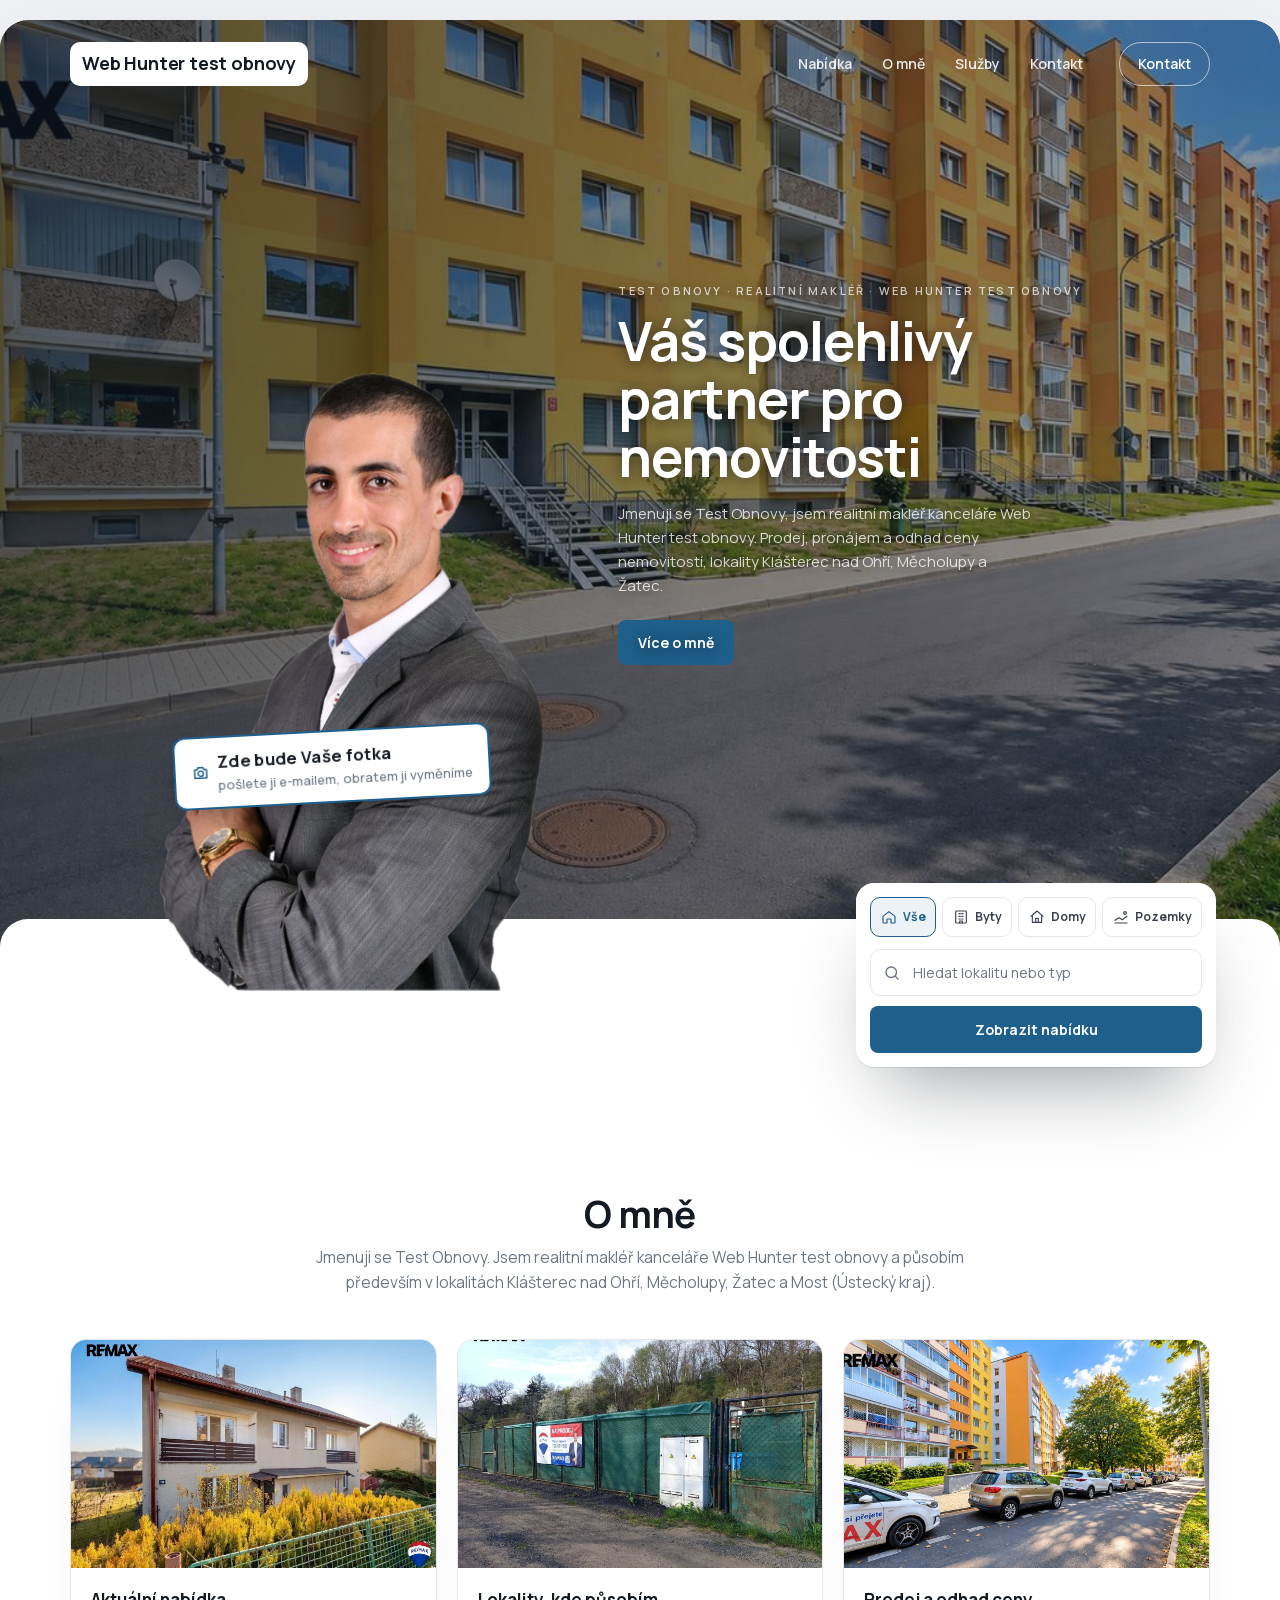
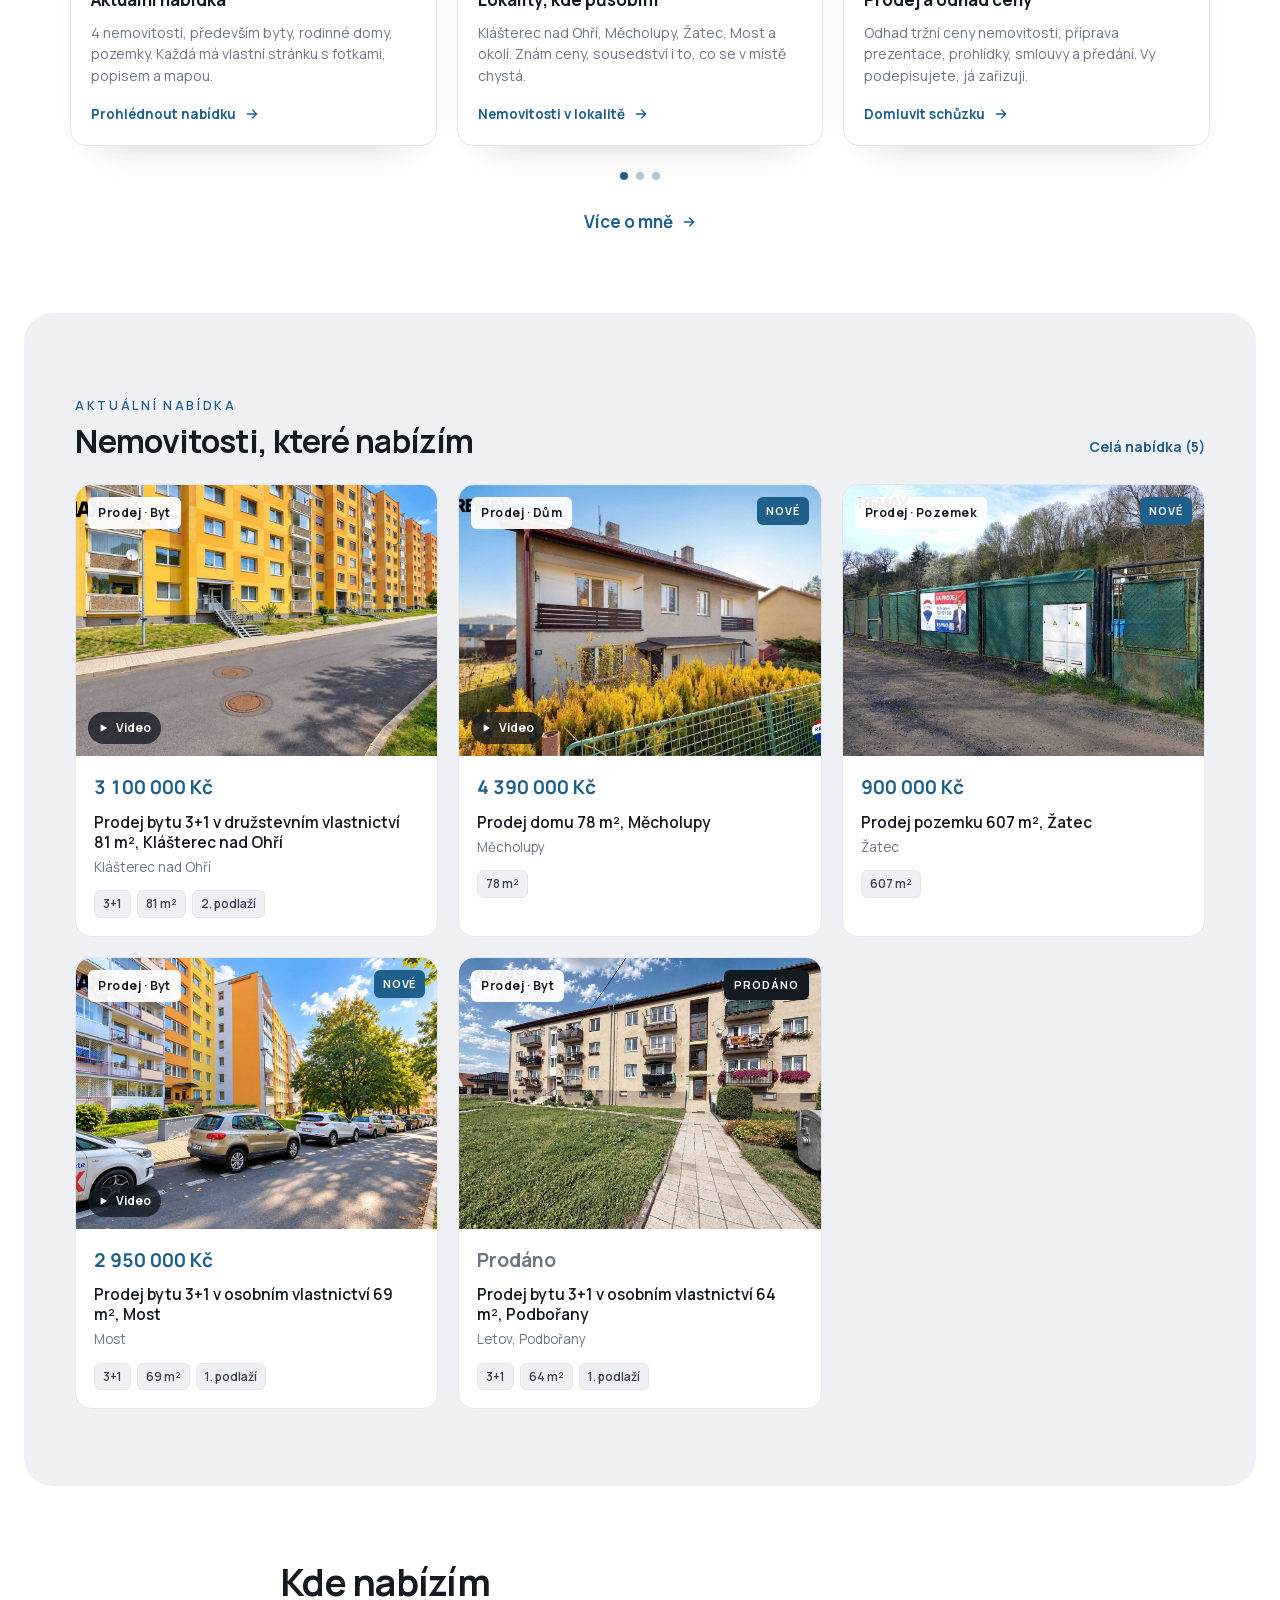
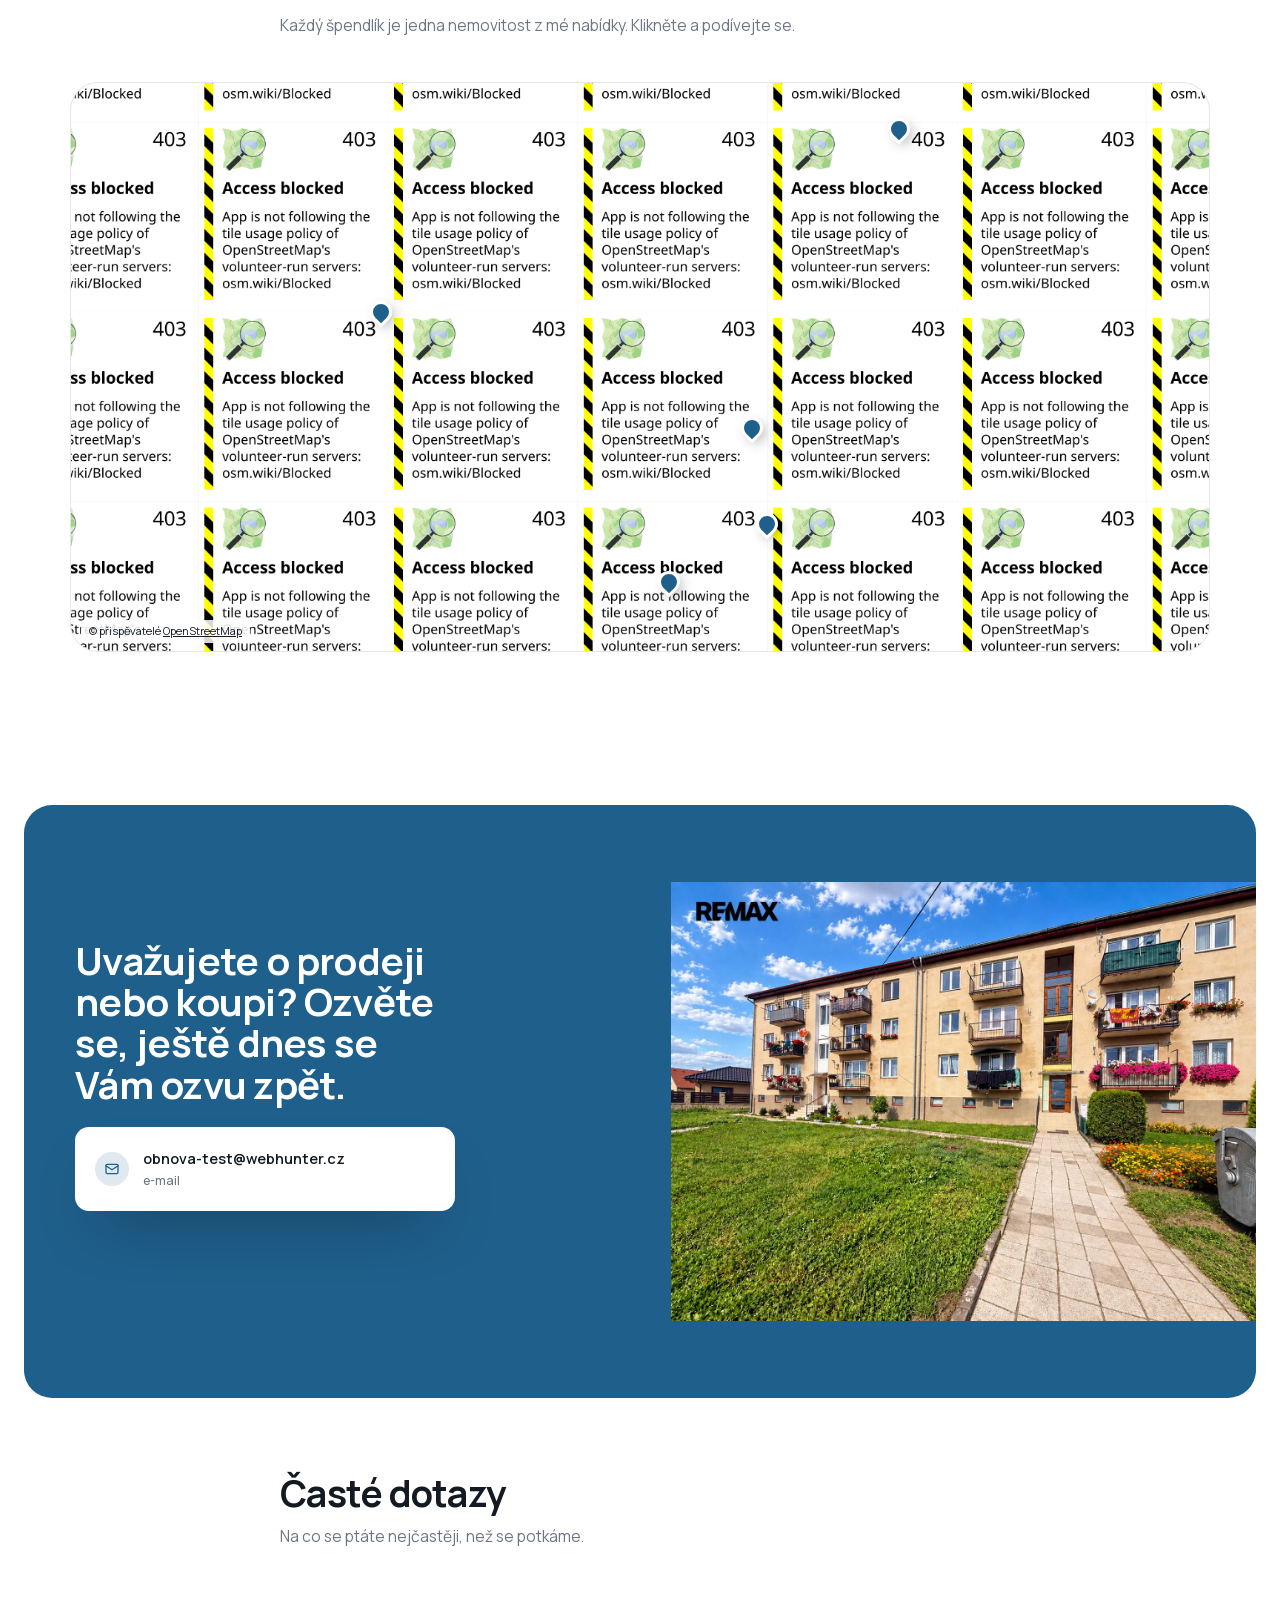
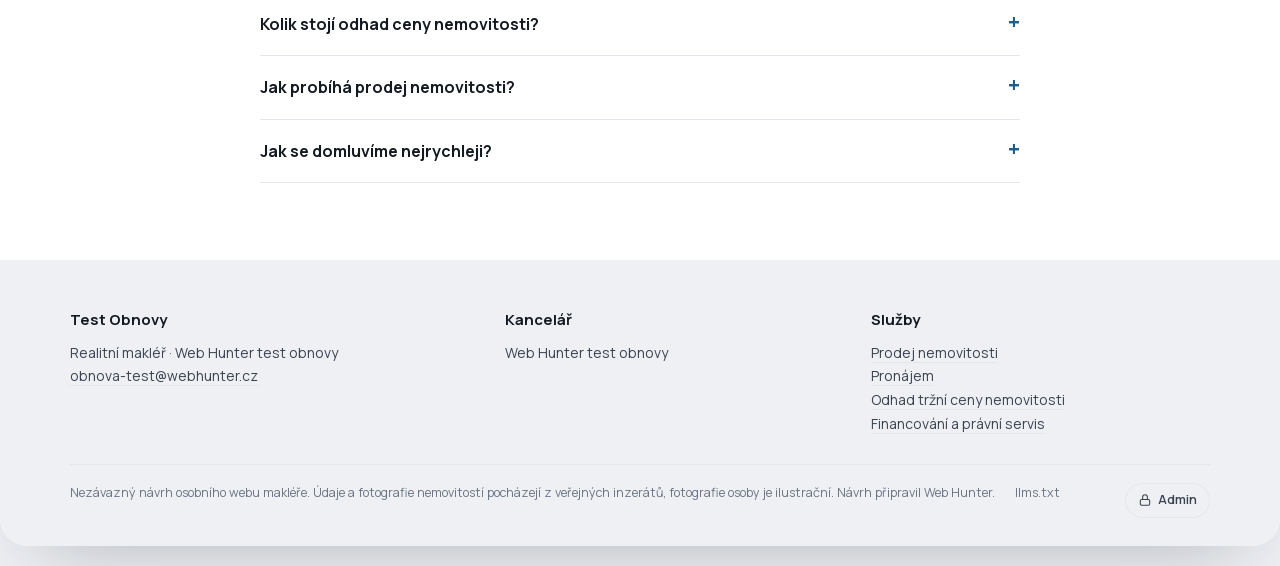
<file: index.html>
<!doctype html>
<html lang="cs"><head>
<meta charset="utf-8">
<meta name="viewport" content="width=device-width,initial-scale=1">
<title>Test Obnovy | realitní makléř Ústecký kraj | Web Hunter test obnovy</title>
<meta name="description" content="Test Obnovy, realitní makléř kanceláře Web Hunter test obnovy. Aktuálně 5 nabídek nemovitostí, lokality Klášterec nad Ohří, Měcholupy a Žatec. Prodej, pronáje">
<meta property="og:title" content="Test Obnovy | realitní makléř Ústecký kraj | Web Hunter test obnovy">
<meta property="og:description" content="Test Obnovy, realitní makléř kanceláře Web Hunter test obnovy. Aktuálně 5 nabídek nemovitostí, lokality Klášterec nad Ohří, Měcholupy a Žatec. Prodej, pronáje">
<meta property="og:type" content="profile">
<meta property="og:locale" content="cs_CZ">
<meta property="og:image" content="assets/n/448034/00.jpg">
<meta name="twitter:card" content="summary_large_image">
<link rel="canonical" href="https://ivoskonarik-del.github.io/makler-test-obnova/">
<meta property="og:url" content="https://ivoskonarik-del.github.io/makler-test-obnova/">
<meta name="robots" content="noindex">
<script type="application/ld+json">{"@context":"https://schema.org","@graph":[{"@type":"RealEstateAgent","name":"Web Hunter test obnovy","@id":"https://ivoskonarik-del.github.io/makler-test-obnova/#kancelar"},{"@type":"Person","name":"Test Obnovy","jobTitle":"Realitní makléř","worksFor":{"@id":"https://ivoskonarik-del.github.io/makler-test-obnova/#kancelar"},"email":"obnova-test@webhunter.cz","url":"https://ivoskonarik-del.github.io/makler-test-obnova/","@id":"https://ivoskonarik-del.github.io/makler-test-obnova/#makler","areaServed":[{"@type":"City","name":"Klášterec nad Ohří"},{"@type":"City","name":"Měcholupy"},{"@type":"City","name":"Žatec"},{"@type":"City","name":"Most"}]},{"@type":"ItemList","name":"Aktuální nabídka nemovitostí","numberOfItems":5,"itemListElement":[{"@type":"ListItem","position":1,"name":"Prodej bytu 3+1 v družstevním vlastnictví 81 m², Klášterec nad Ohří","url":"https://ivoskonarik-del.github.io/makler-test-obnova/prodej-bytu-3-1-v-druzstevnim-vlastnictvi-81-m2-kl-448034/"},{"@type":"ListItem","position":2,"name":"Prodej domu 78 m², Měcholupy","url":"https://ivoskonarik-del.github.io/makler-test-obnova/prodej-domu-78-m2-mecholupy-433536/"},{"@type":"ListItem","position":3,"name":"Prodej pozemku 607 m², Žatec","url":"https://ivoskonarik-del.github.io/makler-test-obnova/prodej-pozemku-607-m2-zatec-437051/"},{"@type":"ListItem","position":4,"name":"Prodej bytu 3+1 v osobním vlastnictví 69 m², Most","url":"https://ivoskonarik-del.github.io/makler-test-obnova/prodej-bytu-3-1-v-osobnim-vlastnictvi-69-m2-most-448025/"},{"@type":"ListItem","position":5,"name":"Prodej bytu 3+1 v osobním vlastnictví 64 m², Podbořany","url":"https://ivoskonarik-del.github.io/makler-test-obnova/prodej-bytu-3-1-v-osobnim-vlastnictvi-64-m2-podbor-448803/"}]},{"@type":"FAQPage","mainEntity":[{"@type":"Question","name":"Kolik stojí odhad ceny nemovitosti?","acceptedAnswer":{"@type":"Answer","text":"Odhad nemovitosti se liší podle účelu: jinak se zpracovává odhad pro dědické řízení a jinak odhad tržní ceny nemovitosti pro prodej. Cena je proto individuální, řeknu Vám ji předem podle konkrétní nemovitosti."}},{"@type":"Question","name":"Jak probíhá prodej nemovitosti?","acceptedAnswer":{"@type":"Answer","text":"Nejdřív prohlídka a odhad ceny, pak příprava prezentace (fotografie, popis, inzerce), prohlídky se zájemci, rezervační smlouva, kupní smlouva s advokátní úschovou a předání nemovitosti. O každém kroku víte předem."}},{"@type":"Question","name":"Jak se domluvíme nejrychleji?","acceptedAnswer":{"@type":"Answer","text":"Nejrychleji přes WhatsApp nebo telefon. Odpovídám i večer a o víkendu, protože prohlídky se domlouvají hlavně mimo pracovní dobu."}}]}]}</script>
<link rel="preload" href="assets/fonts/Manrope-latin-ext.woff2" as="font" type="font/woff2" crossorigin>
<link rel="stylesheet" href="assets/style.css">
<link rel="stylesheet" href="assets/makler.css">
<style>:root{--accent:#1f5f8b;--accent-deep:#0e2c40}</style>
</head><body class="mk">
<div class="mk-page">

<section class="mk-hero" id="uvod"><div class="mk-hero__bg"><img src="assets/n/448034/00.jpg" alt="" fetchpriority="high" decoding="async"></div>
  <header class="mk-top" id="top"><div class="mk-in mk-top__in">
  <a class="mk-logo" href="./" aria-label="Web Hunter test obnovy"><span>Web Hunter test obnovy</span></a>
  <nav class="mk-nav" aria-label="Hlavní"><a href="nabidka/">Nabídka</a><a href="o-mne/">O mně</a><a href="sluzby/">Služby</a><a href="kontakt/">Kontakt</a></nav>
  <a class="mk-top__cta" href="#kontakt">Kontakt</a>
  <button class="mk-burger" type="button" aria-label="Otevřít menu" aria-expanded="false"><span></span></button>
</div></header>
  <div class="mk-in mk-hero__in">
    <div class="mk-hero__osoba"><img class="mk-hero__foto" src="assets/osoba.webp" alt="Ilustrační fotografie, nahradí ji fotka makléře" fetchpriority="high"><span class="mk-hero__stitek"><svg viewBox="0 0 24 24" fill="none" stroke="currentColor" stroke-width="1.9" stroke-linecap="round" stroke-linejoin="round" aria-hidden="true"><path d="M4 8h3l2-3h6l2 3h3v11H4z"/><circle cx="12" cy="13" r="3.5"/></svg><span>Zde bude Vaše fotka<small>pošlete ji e-mailem, obratem ji vyměníme</small></span></span></div>
    <div class="mk-hero__text">
      <p class="eyebrow">Test Obnovy · Realitní makléř · Web Hunter test obnovy</p>
      <h1>Váš spolehlivý partner pro nemovitosti</h1>
      <p class="mk-hero__lead">Jmenuji se Test Obnovy, jsem realitní makléř kanceláře Web Hunter test obnovy. Prodej, pronájem a odhad ceny nemovitostí, lokality Klášterec nad Ohří, Měcholupy a Žatec.</p>
      <div class="mk-hero__akce"><a class="mk-hero__btn" href="#o-mne">Více o mně</a></div>
    </div>
  </div>
  <div class="mk-hero__opona"></div>
  <form class="mk-hledani" id="hledani" role="search" aria-label="Hledání v nabídce" action="nabidka/" method="get">
  <div class="mk-hledani__taby"><button type="button" class="mk-tab is-on" data-typ=""><svg viewBox="0 0 24 24" aria-hidden="true"><path d="M3 11l9-7 9 7v9a1 1 0 0 1-1 1h-5v-6H9v6H4a1 1 0 0 1-1-1z"/></svg>Vše</button><button type="button" class="mk-tab" data-typ="byt"><svg viewBox="0 0 24 24" aria-hidden="true"><rect x="4" y="3" width="16" height="18" rx="1"/><path d="M9 7h2M13 7h2M9 11h2M13 11h2M9 15h2M13 15h2M10 21v-3h4v3"/></svg>Byty</button><button type="button" class="mk-tab" data-typ="dum"><svg viewBox="0 0 24 24" aria-hidden="true"><path d="M3 11l9-8 9 8"/><path d="M5 10v10h14V10"/><path d="M10 20v-6h4v6"/></svg>Domy</button><button type="button" class="mk-tab" data-typ="pozemek"><svg viewBox="0 0 24 24" aria-hidden="true"><path d="M3 17l6-4 5 3 7-5"/><path d="M3 21h18"/><circle cx="18" cy="6" r="2"/></svg>Pozemky</button></div>
  <label class="mk-hledani__pole"><svg viewBox="0 0 24 24" aria-hidden="true"><circle cx="11" cy="11" r="7"/><path d="m20 20-3.5-3.5"/></svg>
    <input type="search" name="q" placeholder="Hledat lokalitu nebo typ" autocomplete="off" aria-label="Hledat v nabídce"></label>
  <button type="submit" class="mk-hledani__btn">Zobrazit nabídku</button>
</form>
</section>

<main>
<section id="o-mne" class="mk-omne rv"><div class="mk-in">
  <div class="mk-nadpis"><h2>O mně</h2><p>Jmenuji se Test Obnovy. Jsem realitní makléř kanceláře Web Hunter test obnovy a působím především v lokalitách Klášterec nad Ohří, Měcholupy, Žatec a Most (Ústecký kraj).</p></div>
  <div class="mk-karty"><article class="mk-kart"><span class="mk-kart__foto"><img src="assets/n/433536/00.jpg" alt="" loading="lazy"></span><div class="mk-kart__telo"><b>Aktuální nabídka</b><p>4 nemovitosti, především byty, rodinné domy, pozemky. Každá má vlastní stránku s fotkami, popisem a mapou.</p><a class="mk-kart__odkaz" href="nabidka/">Prohlédnout nabídku<svg viewBox="0 0 24 24" aria-hidden="true"><path d="M5 12h14M13 6l6 6-6 6"/></svg></a></div></article><article class="mk-kart"><span class="mk-kart__foto"><img src="assets/n/437051/00.jpg" alt="" loading="lazy"></span><div class="mk-kart__telo"><b>Lokality, kde působím</b><p>Klášterec nad Ohří, Měcholupy, Žatec, Most a okolí. Znám ceny, sousedství i to, co se v místě chystá.</p><a class="mk-kart__odkaz" href="nabidka/">Nemovitosti v lokalitě<svg viewBox="0 0 24 24" aria-hidden="true"><path d="M5 12h14M13 6l6 6-6 6"/></svg></a></div></article><article class="mk-kart"><span class="mk-kart__foto"><img src="assets/n/448025/00.jpg" alt="" loading="lazy"></span><div class="mk-kart__telo"><b>Prodej a odhad ceny</b><p>Odhad tržní ceny nemovitosti, příprava prezentace, prohlídky, smlouvy a předání. Vy podepisujete, já zařizuji.</p><a class="mk-kart__odkaz" href="#kontakt">Domluvit schůzku<svg viewBox="0 0 24 24" aria-hidden="true"><path d="M5 12h14M13 6l6 6-6 6"/></svg></a></div></article></div>
  <div class="mk-tecky" aria-hidden="true"><i></i><i></i><i></i></div>
  <p class="mk-vice"><a href="o-mne/">Více o mně<svg viewBox="0 0 24 24" aria-hidden="true"><path d="M5 12h14M13 6l6 6-6 6"/></svg></a></p>
</div></section>
<section id="nabidka" class="mk-nabidka rv"><div class="mk-in">
  <div class="mk-sec-h"><div><span class="eyebrow">Aktuální nabídka</span><h2>Nemovitosti, které nabízím</h2></div>
    <a class="dt-vse" href="nabidka/">Celá nabídka (5)</a></div>
  <div class="mk-mriz"><a class="mk-karta" href="prodej-bytu-3-1-v-druzstevnim-vlastnictvi-81-m2-kl-448034/" data-typ="byt" data-tr="prodej" data-cena="3100000" data-datum="2026-10-05" data-poradi="0" data-stav="0" data-text="prodej bytu 3+1 v družstevním vlastnictví 81 m², klášterec nad ohří klášterec nad ohří">
  <span class="mk-karta__foto"><img src="assets/n/448034/00.jpg" alt="Prodej bytu 3+1 v družstevním vlastnictví 81 m², Klášterec nad Ohří" loading="lazy" decoding="async"><span class="mk-karta__stitek">Prodej · Byt</span><span class="mk-karta__video"><svg viewBox="0 0 24 24" aria-hidden="true"><path d="M8 5.5v13l11-6.5z" fill="currentColor" stroke="none"/></svg>Video</span></span>
  <span class="mk-karta__telo"><span class="mk-karta__cena">3 100 000 Kč</span><b>Prodej bytu 3+1 v družstevním vlastnictví 81 m², Klášterec nad Ohří</b>
    <span class="mk-karta__misto">Klášterec nad Ohří</span>
    <span class="mk-karta__chipy"><span>3+1</span><span>81 m²</span><span>2. podlaží</span></span></span>
</a><a class="mk-karta" href="prodej-domu-78-m2-mecholupy-433536/" data-typ="dum" data-tr="prodej" data-cena="4390000" data-datum="2026-10-05" data-poradi="1" data-stav="0" data-text="prodej domu 78 m², měcholupy měcholupy">
  <span class="mk-karta__foto"><img src="assets/n/433536/00.jpg" alt="Prodej domu 78 m², Měcholupy" loading="lazy" decoding="async"><span class="mk-karta__stitek">Prodej · Dům</span><span class="mk-karta__nove">Nové</span><span class="mk-karta__video"><svg viewBox="0 0 24 24" aria-hidden="true"><path d="M8 5.5v13l11-6.5z" fill="currentColor" stroke="none"/></svg>Video</span></span>
  <span class="mk-karta__telo"><span class="mk-karta__cena">4 390 000 Kč</span><b>Prodej domu 78 m², Měcholupy</b>
    <span class="mk-karta__misto">Měcholupy</span>
    <span class="mk-karta__chipy"><span>78 m²</span></span></span>
</a><a class="mk-karta" href="prodej-pozemku-607-m2-zatec-437051/" data-typ="pozemek" data-tr="prodej" data-cena="900000" data-datum="2026-10-05" data-poradi="2" data-stav="0" data-text="prodej pozemku 607 m², žatec žatec">
  <span class="mk-karta__foto"><img src="assets/n/437051/00.jpg" alt="Prodej pozemku 607 m², Žatec" loading="lazy" decoding="async"><span class="mk-karta__stitek">Prodej · Pozemek</span><span class="mk-karta__nove">Nové</span></span>
  <span class="mk-karta__telo"><span class="mk-karta__cena">900 000 Kč</span><b>Prodej pozemku 607 m², Žatec</b>
    <span class="mk-karta__misto">Žatec</span>
    <span class="mk-karta__chipy"><span>607 m²</span></span></span>
</a><a class="mk-karta" href="prodej-bytu-3-1-v-osobnim-vlastnictvi-69-m2-most-448025/" data-typ="byt" data-tr="prodej" data-cena="2950000" data-datum="2026-10-05" data-poradi="3" data-stav="0" data-text="prodej bytu 3+1 v osobním vlastnictví 69 m², most most">
  <span class="mk-karta__foto"><img src="assets/n/448025/00.jpg" alt="Prodej bytu 3+1 v osobním vlastnictví 69 m², Most" loading="lazy" decoding="async"><span class="mk-karta__stitek">Prodej · Byt</span><span class="mk-karta__nove">Nové</span><span class="mk-karta__video"><svg viewBox="0 0 24 24" aria-hidden="true"><path d="M8 5.5v13l11-6.5z" fill="currentColor" stroke="none"/></svg>Video</span></span>
  <span class="mk-karta__telo"><span class="mk-karta__cena">2 950 000 Kč</span><b>Prodej bytu 3+1 v osobním vlastnictví 69 m², Most</b>
    <span class="mk-karta__misto">Most</span>
    <span class="mk-karta__chipy"><span>3+1</span><span>69 m²</span><span>1. podlaží</span></span></span>
</a><a class="mk-karta mk-karta--prodano" href="prodej-bytu-3-1-v-osobnim-vlastnictvi-64-m2-podbor-448803/" data-typ="byt" data-tr="prodej" data-cena="2350000" data-datum="2026-10-05" data-poradi="4" data-stav="2" data-text="prodej bytu 3+1 v osobním vlastnictví 64 m², podbořany letov, podbořany">
  <span class="mk-karta__foto"><img src="assets/n/448803/00.jpg" alt="Prodej bytu 3+1 v osobním vlastnictví 64 m², Podbořany" loading="lazy" decoding="async"><span class="mk-karta__stitek">Prodej · Byt</span><span class="mk-karta__stav mk-karta__stav--prodano">Prodáno</span></span>
  <span class="mk-karta__telo"><span class="mk-karta__cena">Prodáno</span><b>Prodej bytu 3+1 v osobním vlastnictví 64 m², Podbořany</b>
    <span class="mk-karta__misto">Letov, Podbořany</span>
    <span class="mk-karta__chipy"><span>3+1</span><span>64 m²</span><span>1. podlaží</span></span></span>
</a></div>
  <p class="mk-prazdno" hidden>Tomuto výběru zatím neodpovídá žádná nabídka. Napište mi, co hledáte.</p>
</div></section>
<section id="mapa" class="rv"><div class="mk-in">
  <div class="mk-nadpis"><h2>Kde nabízím</h2><p>Každý špendlík je jedna nemovitost z mé nabídky. Klikněte a podívejte se.</p></div>
  <div class="mk-mapa" data-mapa style="aspect-ratio:6/3"><div class="mk-mapa__dlazdice" style="width:1536px;height:768px"><img data-src="foto/01.png" alt="" style="left:-84px;top:-203px"><img data-src="foto/02.png" alt="" style="left:172px;top:-203px"><img data-src="foto/03.png" alt="" style="left:428px;top:-203px"><img data-src="foto/04.png" alt="" style="left:684px;top:-203px"><img data-src="foto/05.png" alt="" style="left:940px;top:-203px"><img data-src="foto/06.png" alt="" style="left:1196px;top:-203px"><img data-src="foto/07.png" alt="" style="left:1452px;top:-203px"><img data-src="foto/08.png" alt="" style="left:-84px;top:53px"><img data-src="foto/09.png" alt="" style="left:172px;top:53px"><img data-src="foto/10.png" alt="" style="left:428px;top:53px"><img data-src="foto/11.png" alt="" style="left:684px;top:53px"><img data-src="foto/12.png" alt="" style="left:940px;top:53px"><img data-src="foto/13.png" alt="" style="left:1196px;top:53px"><img data-src="foto/14.png" alt="" style="left:1452px;top:53px"><img data-src="foto/15.png" alt="" style="left:-84px;top:309px"><img data-src="foto/16.png" alt="" style="left:172px;top:309px"><img data-src="foto/17.png" alt="" style="left:428px;top:309px"><img data-src="foto/18.png" alt="" style="left:684px;top:309px"><img data-src="foto/19.png" alt="" style="left:940px;top:309px"><img data-src="foto/20.png" alt="" style="left:1196px;top:309px"><img data-src="foto/21.png" alt="" style="left:1452px;top:309px"><img data-src="foto/22.png" alt="" style="left:-84px;top:565px"><img data-src="foto/23.png" alt="" style="left:172px;top:565px"><img data-src="foto/24.png" alt="" style="left:428px;top:565px"><img data-src="foto/25.png" alt="" style="left:684px;top:565px"><img data-src="foto/26.png" alt="" style="left:940px;top:565px"><img data-src="foto/27.png" alt="" style="left:1196px;top:565px"><img data-src="foto/28.png" alt="" style="left:1452px;top:565px"></div><a class="mk-mapa__pin" href="prodej-bytu-3-1-v-druzstevnim-vlastnictvi-81-m2-kl-448034/" style="left:27.28%;top:42.36%"><i></i><span><b>3 100 000 Kč</b>Prodej bytu 3+1 v družstevním vlastnictví 81 m², Klášterec nad Ohří</span></a><a class="mk-mapa__pin" href="prodej-domu-78-m2-mecholupy-433536/" style="left:61.20%;top:79.64%"><i></i><span><b>4 390 000 Kč</b>Prodej domu 78 m², Měcholupy</span></a><a class="mk-mapa__pin" href="prodej-pozemku-607-m2-zatec-437051/" style="left:59.84%;top:62.72%"><i></i><span><b>900 000 Kč</b>Prodej pozemku 607 m², Žatec</span></a><a class="mk-mapa__pin" href="prodej-bytu-3-1-v-osobnim-vlastnictvi-69-m2-most-448025/" style="left:72.72%;top:10.09%"><i></i><span><b>2 950 000 Kč</b>Prodej bytu 3+1 v osobním vlastnictví 69 m², Most</span></a><a class="mk-mapa__pin" href="prodej-bytu-3-1-v-osobnim-vlastnictvi-64-m2-podbor-448803/" style="left:52.53%;top:89.79%"><i></i><span><b>Prodáno</b>Prodej bytu 3+1 v osobním vlastnictví 64 m², Podbořany</span></a>
    <p class="mk-mapa__credit">© přispěvatelé <a href="https://www.openstreetmap.org/copyright" target="_blank" rel="noopener">OpenStreetMap</a></p></div>
</div></section>
<section id="sluzby" class="mk-pas rv">
  <div class="mk-pas__text"><h2>Uvažujete o prodeji nebo koupi? Ozvěte se, ještě dnes se Vám ozvu zpět.</h2>
    <div class="mk-pas__karta"><a href="mailto:obnova-test@webhunter.cz"><span class="mk-pas__ik"><svg viewBox="0 0 24 24"><rect x="3" y="5" width="18" height="14" rx="2"/><path d="m3 7 9 6 9-6"/></svg></span><span>obnova-test@webhunter.cz<small>e-mail</small></span></a></div></div>
  <img class="mk-pas__foto" src="assets/n/448803/00.jpg" alt="" loading="lazy">
</section>
<section id="faq" class="rv"><div class="mk-in">
  <div class="mk-nadpis"><h2>Časté dotazy</h2><p>Na co se ptáte nejčastěji, než se potkáme.</p></div>
  <div class="mk-faq"><details><summary>Kolik stojí odhad ceny nemovitosti?</summary><p>Odhad nemovitosti se liší podle účelu: jinak se zpracovává odhad pro dědické řízení a jinak odhad tržní ceny nemovitosti pro prodej. Cena je proto individuální, řeknu Vám ji předem podle konkrétní nemovitosti.</p></details><details><summary>Jak probíhá prodej nemovitosti?</summary><p>Nejdřív prohlídka a odhad ceny, pak příprava prezentace (fotografie, popis, inzerce), prohlídky se zájemci, rezervační smlouva, kupní smlouva s advokátní úschovou a předání nemovitosti. O každém kroku víte předem.</p></details><details><summary>Jak se domluvíme nejrychleji?</summary><p>Nejrychleji přes WhatsApp nebo telefon. Odpovídám i večer a o víkendu, protože prohlídky se domlouvají hlavně mimo pracovní dobu.</p></details></div>
</div></section>
</main>
<footer id="kontakt" class="mk-pata"><div class="mk-in">
  <div class="mk-pata__grid">
    <div><b>Test Obnovy</b><p>Realitní makléř · Web Hunter test obnovy</p>
      <ul><li><a href="mailto:obnova-test@webhunter.cz">obnova-test@webhunter.cz</a></li></ul></div>
    <div><b>Kancelář</b><ul><li>Web Hunter test obnovy</li></ul></div>
    <div><b>Služby</b><ul><li><a href="sluzby/">Prodej nemovitosti</a></li><li><a href="sluzby/">Pronájem</a></li><li><a href="sluzby/">Odhad tržní ceny nemovitosti</a></li><li><a href="sluzby/">Financování a právní servis</a></li></ul></div>
  </div>
  <div class="mk-pata__dole"><span>Nezávazný návrh osobního webu makléře. Údaje a fotografie nemovitostí pocházejí z veřejných inzerátů, fotografie osoby je ilustrační. Návrh připravil Web Hunter.</span><a href="llms.txt">llms.txt</a>
    <a class="mk-admin" href="admin/"><svg viewBox="0 0 24 24" aria-hidden="true"><rect x="4" y="11" width="16" height="10" rx="2"/><path d="M8 11V7a4 4 0 0 1 8 0v4"/></svg>Admin</a></div>
</div></footer>
</div>
<script>
(function(){
var top=document.querySelector('.mk-top'),burger=document.querySelector('.mk-burger'),hero=document.querySelector('.mk-hero');
if(top&&hero){var prah=0;function lista(){if(!prah)prah=hero.offsetHeight-120;top.classList.toggle('on',window.scrollY>prah)}
  lista();addEventListener('scroll',lista,{passive:true})}
addEventListener('error',function(e){var t=e.target;if(t&&t.tagName==='IMG'){t.classList.add('is-broken');if(t.parentNode)t.parentNode.classList.add('bez-fotky')}},true);
var mapa=document.querySelector('[data-mapa]');
if(mapa){var vrstva=mapa.querySelector('.mk-mapa__dlazdice');function skal(){var w=mapa.clientWidth,W=parseInt(vrstva.style.width,10)||1;vrstva.style.transform='scale('+(w/W)+')'}
  skal();addEventListener('resize',skal);var nacti=function(){mapa.classList.add('is-on');mapa.querySelectorAll('img[data-src]').forEach(function(i){i.onload=function(){i.classList.add('is-on')};i.src=i.dataset.src;i.removeAttribute('data-src')})};
  if('IntersectionObserver' in window){new IntersectionObserver(function(es,o){if(es[0].isIntersecting){nacti();o.disconnect()}},{rootMargin:'400px'}).observe(mapa)}else nacti()}
var razeni=document.querySelector('.mk-razeni');
if(razeni){razeni.addEventListener('change',function(){var m=document.querySelector('.mk-mriz'),k=[].slice.call(m.querySelectorAll('.mk-karta')),v=razeni.value;
  k.sort(function(a,b){var s=(+a.dataset.stav||0)-(+b.dataset.stav||0);if(s)return s;
    if(v==='cena-asc')return (+a.dataset.cena||9e15)-(+b.dataset.cena||9e15);if(v==='cena-desc')return (+b.dataset.cena)-(+a.dataset.cena);
    if(a.dataset.poradi!==''&&b.dataset.poradi!=='')return (+a.dataset.poradi)-(+b.dataset.poradi);
    return (b.dataset.datum||'').localeCompare(a.dataset.datum||'')});
  k.forEach(function(x){m.appendChild(x)})})}
if(burger){burger.addEventListener('click',function(){var o=top.classList.toggle('menu');
  burger.setAttribute('aria-expanded',o?'true':'false')});
  top.querySelectorAll('.mk-nav a').forEach(function(a){a.addEventListener('click',function(){
    top.classList.remove('menu');burger.setAttribute('aria-expanded','false')})})}
if('IntersectionObserver' in window){var io=new IntersectionObserver(function(es){es.forEach(function(e){
  if(e.isIntersecting){e.target.classList.add('in');io.unobserve(e.target)}})},{rootMargin:'0px 0px -6% 0px'});
  document.querySelectorAll('.rv').forEach(function(el){io.observe(el)})}
else{document.querySelectorAll('.rv').forEach(function(el){el.classList.add('in')})}
var qs=new URLSearchParams(location.search),stav={typ:qs.get('typ')||'',tr:'',q:qs.get('q')||''},karty=[].slice.call(document.querySelectorAll('.mk-karta')),
  pocet=document.querySelector('[data-pocet]'),prazdno=document.querySelector('.mk-prazdno'),
  form=document.getElementById('hledani'),pole=form?form.querySelector('input'):null;
function norm(s){return (s||'').toLowerCase().normalize('NFD').replace(/[̀-ͯ]/g,'')}
function filtr(){var n=0,q=norm(stav.q);karty.forEach(function(k){var ok=(!stav.typ||k.dataset.typ===stav.typ)&&
  (!stav.tr||k.dataset.tr===stav.tr)&&(!q||norm(k.dataset.text).indexOf(q)>-1);k.hidden=!ok;if(ok)n++});
  if(pocet)pocet.textContent=n;if(prazdno)prazdno.hidden=n>0}
document.querySelectorAll('.mk-tab').forEach(function(b){b.addEventListener('click',function(){
  stav.typ=b.getAttribute('data-typ');document.querySelectorAll('.mk-tab').forEach(function(x){x.classList.toggle('is-on',x===b)});filtr()})});
document.querySelectorAll('.mk-pil').forEach(function(b){b.addEventListener('click',function(){
  stav.tr=b.getAttribute('data-tr');b.parentNode.querySelectorAll('.mk-pil').forEach(function(x){x.classList.toggle('is-on',x===b)});filtr()})});
if(pole){pole.addEventListener('input',function(){stav.q=pole.value;filtr()})}
if(form){form.addEventListener('submit',function(e){var c=document.getElementById('nabidka');
  if(!c||!karty.length||form.getAttribute('action')&&!document.body.classList.contains('mk-nabidka-str')){
    if(form.getAttribute('action')){e.preventDefault();location.href=form.getAttribute('action')+'?typ='+encodeURIComponent(stav.typ)+'&q='+encodeURIComponent(pole?pole.value:'');return}}
  e.preventDefault();stav.q=pole?pole.value:'';filtr();if(c)c.scrollIntoView({behavior:'smooth',block:'start'})})}
if(pole&&stav.q)pole.value=stav.q;
document.querySelectorAll('.mk-tab').forEach(function(b){b.classList.toggle('is-on',b.getAttribute('data-typ')===stav.typ)});
if(karty.length)filtr();
})();
</script>
</body></html>
</file>
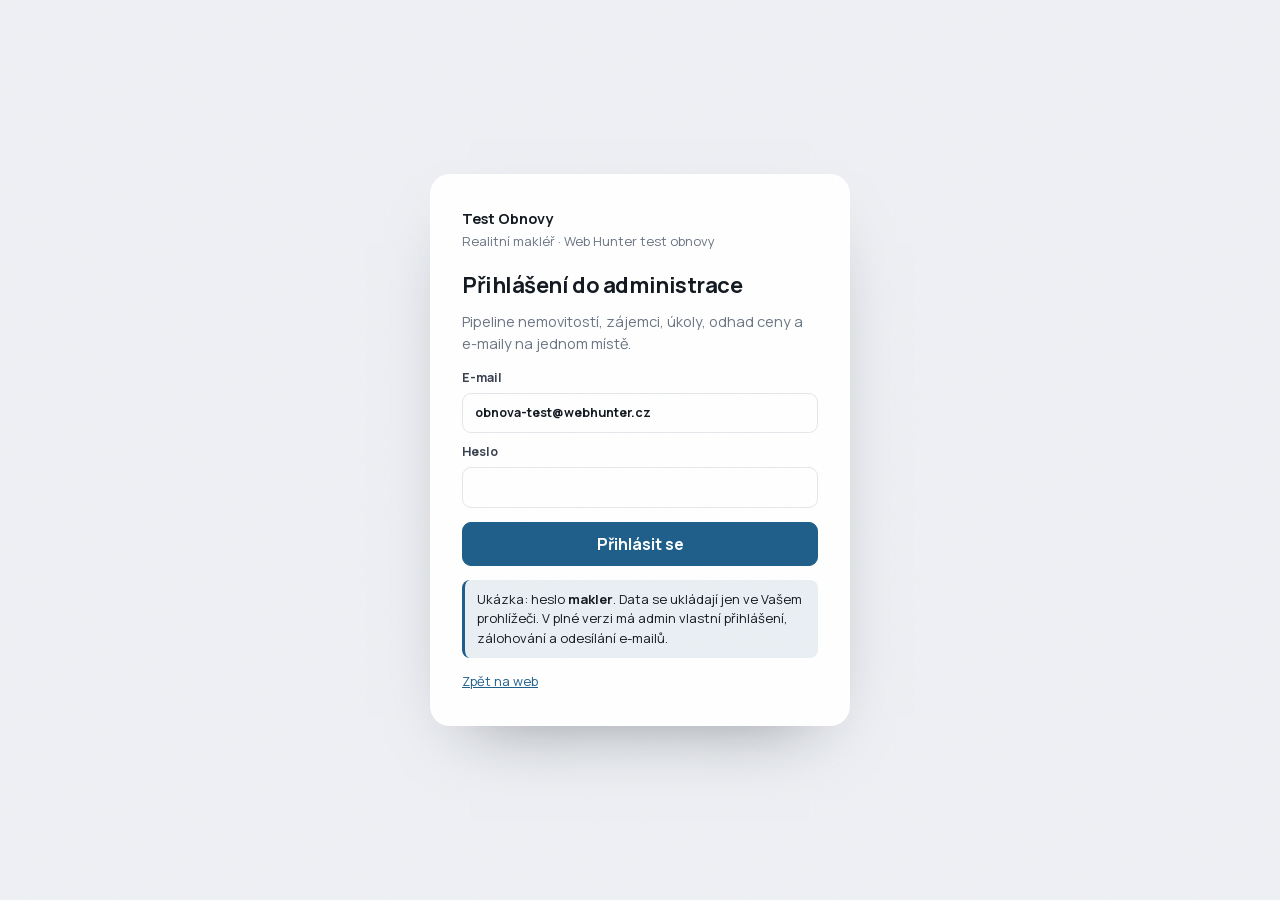
<file: admin/index.html>
<!doctype html>
<html lang="cs"><head>
<meta charset="utf-8"><meta name="viewport" content="width=device-width,initial-scale=1">
<title>Admin · Test Obnovy</title>
<meta name="robots" content="noindex,nofollow">
<link rel="stylesheet" href="../assets/style.css">
<style>
:root{--display:Manrope,-apple-system,BlinkMacSystemFont,'Segoe UI',sans-serif;--a:#1f8a8a;--ink:#141a22;--soft:#3a4250;--muted:#6b7583;--line:#e3e7ec;--bg:#eef0f4;--card:#fff;--r:14px}
*{box-sizing:border-box}h1,h2,h3{font-family:var(--display);font-weight:800;letter-spacing:-.02em}body{margin:0;font-family:Manrope,-apple-system,BlinkMacSystemFont,'Segoe UI',sans-serif;background:var(--bg);color:var(--ink);font-size:14.5px;line-height:1.5}
a{color:var(--a)}button,input,select,textarea{font:inherit}
.btn{display:inline-flex;align-items:center;gap:8px;border:1px solid var(--line);background:#fff;color:var(--ink);padding:9px 14px;border-radius:9px;cursor:pointer;font-weight:700;text-decoration:none}
.btn:hover{border-color:var(--a);color:var(--a)}.btn--p{background:var(--a);border-color:var(--a);color:#fff}.btn--p:hover{filter:brightness(.92);color:#fff}
.btn--s{padding:6px 10px;font-size:13px}
input,select,textarea{width:100%;padding:10px 12px;border:1px solid var(--line);border-radius:9px;background:#fff;color:var(--ink)}
input:focus,select:focus,textarea:focus{outline:2px solid var(--a);outline-offset:1px}
label{display:grid;gap:5px;font-size:12.5px;font-weight:700;color:var(--soft)}
.hidden{display:none!important}
/* přihlášení */
.login{min-height:100vh;display:grid;place-items:center;padding:20px}
.login__box{background:#fff;border-radius:20px;padding:34px 32px;width:min(420px,100%);box-shadow:0 30px 70px -40px rgba(20,26,34,.5);display:grid;gap:14px}
.login__logo{display:flex;align-items:center;gap:12px;margin-bottom:8px}.login__logo img{height:38px;width:auto;max-width:160px;object-fit:contain}
.login__logo b{display:block}.login__logo span{color:var(--muted);font-size:13px}
.login h1{font-size:22px;margin:0}.login p{margin:0;color:var(--muted)}
.tip{background:color-mix(in srgb,var(--a) 10%,#fff);border-left:3px solid var(--a);padding:10px 12px;border-radius:8px;font-size:13px}
/* aplikace */
.app{display:grid;grid-template-columns:240px minmax(0,1fr);min-height:100vh}
.side{background:#fff;border-right:1px solid var(--line);padding:18px 14px;display:flex;flex-direction:column;gap:6px;position:sticky;top:0;height:100vh}
.side__brand{display:flex;align-items:center;gap:10px;padding:6px 8px 16px;border-bottom:1px solid var(--line);margin-bottom:8px}
.side__brand img{height:34px;width:auto;max-width:120px;object-fit:contain}.side__brand b{font-size:14px;display:block}.side__brand span{font-size:12px;color:var(--muted)}
.side a.nav{display:flex;align-items:center;gap:10px;padding:10px 12px;border-radius:10px;color:var(--soft);text-decoration:none;font-weight:600}
.side a.nav svg{width:18px;height:18px;stroke:currentColor;fill:none;stroke-width:1.8;stroke-linecap:round;stroke-linejoin:round}
.side a.nav.on{background:color-mix(in srgb,var(--a) 12%,#fff);color:var(--a)}
.side__dole{margin-top:auto;display:grid;gap:8px;font-size:12.5px;color:var(--muted)}
.side__osoba{display:flex;align-items:center;gap:10px;padding:8px}.side__osoba img{width:36px;height:36px;border-radius:50%;object-fit:cover;object-position:top}
.main{padding:22px clamp(16px,3vw,36px) 60px}
.hlava{display:flex;align-items:flex-end;justify-content:space-between;gap:16px;flex-wrap:wrap;margin-bottom:20px}
.hlava h1{font-size:24px;margin:0}.hlava p{margin:4px 0 0;color:var(--muted)}
.kpi{display:grid;grid-template-columns:repeat(auto-fit,minmax(190px,1fr));gap:12px;margin-bottom:22px}
.kpi div{background:var(--card);border:1px solid var(--line);border-radius:var(--r);padding:16px 18px}
.kpi b{display:block;font-size:21px;font-weight:800;letter-spacing:-.02em;white-space:nowrap}.kpi span{color:var(--muted);font-size:12.5px;text-transform:uppercase;letter-spacing:.06em}
.karta{background:var(--card);border:1px solid var(--line);border-radius:var(--r);padding:18px}
.karta h2{font-size:16px;margin:0 0 12px}
.dva{display:grid;grid-template-columns:repeat(auto-fit,minmax(320px,1fr));gap:16px}
table{width:100%;border-collapse:collapse}th,td{text-align:left;padding:10px 8px;border-bottom:1px solid var(--line);vertical-align:top}th{font-size:12px;color:var(--muted);text-transform:uppercase;letter-spacing:.05em}
.stitek{display:inline-block;padding:3px 8px;border-radius:999px;font-size:12px;font-weight:700;background:color-mix(in srgb,var(--a) 12%,#fff);color:var(--a)}
/* kanban */
.kanban{display:grid;grid-auto-flow:column;grid-auto-columns:minmax(230px,1fr);gap:12px;overflow-x:auto;padding-bottom:10px;align-items:start}
.sloupec{background:#e6e9ef;border-radius:var(--r);padding:10px;min-height:200px}
.sloupec.over{outline:2px dashed var(--a)}
.sloupec__h{display:flex;justify-content:space-between;align-items:center;padding:4px 6px 10px;font-weight:800;font-size:13px}
.sloupec__h span{background:#fff;border-radius:999px;padding:1px 8px;font-size:12px;color:var(--muted)}
.kk{background:#fff;border-radius:10px;padding:8px;margin-bottom:8px;cursor:grab;box-shadow:0 8px 20px -14px rgba(0,0,0,.4);display:grid;grid-template-columns:56px 1fr;gap:10px;align-items:center}
.kk img{width:56px;height:44px;object-fit:cover;border-radius:6px;background:var(--bg)}
.kk b{display:block;font-size:13px;line-height:1.25}.kk span{font-size:12px;color:var(--muted)}.kk em{font-style:normal;color:var(--a);font-weight:700;font-size:12.5px}
.kk.dragging{opacity:.4}
img.is-broken{visibility:hidden}.kk .bez-fotky,.bez-fotky{background:var(--bg) center/28px no-repeat url("data:image/svg+xml,%3Csvg xmlns='http://www.w3.org/2000/svg' viewBox='0 0 24 24' fill='none' stroke='%239aa3ad' stroke-width='1.6'%3E%3Cpath d='M3 11l9-8 9 8v9a1 1 0 0 1-1 1H4a1 1 0 0 1-1-1z'/%3E%3C/svg%3E")}
/* panel detailu */
.panel{position:fixed;inset:0 0 0 auto;width:min(480px,100%);background:#fff;box-shadow:-20px 0 60px -30px rgba(0,0,0,.4);padding:22px;overflow:auto;z-index:20;display:grid;gap:14px;align-content:start}
.panel img.foto{width:100%;aspect-ratio:16/9;object-fit:cover;border-radius:10px;background:var(--bg)}
.panel h2{margin:0;font-size:18px}.panel .zavrit{position:absolute;right:14px;top:12px;border:0;background:var(--bg);width:34px;height:34px;border-radius:50%;cursor:pointer;font-size:18px}
.pozn{display:grid;gap:8px}.pozn div{background:var(--bg);border-radius:8px;padding:8px 10px;font-size:13px}.pozn small{color:var(--muted);display:block}
.zatemneni{position:fixed;inset:0;background:rgba(20,26,34,.35);z-index:19}
/* odhad */
.odhad{display:grid;grid-template-columns:repeat(auto-fit,minmax(150px,1fr));gap:12px}
.vysledek{background:linear-gradient(160deg,color-mix(in srgb,var(--a) 14%,#fff),#fff);border:1px solid color-mix(in srgb,var(--a) 30%,#fff)}
.vysledek b.cena{display:block;font-size:30px;font-weight:800;letter-spacing:-.02em}
.rozpeti{display:flex;justify-content:space-between;font-size:13px;color:var(--muted);margin-top:6px}
.pruh{height:8px;border-radius:999px;background:linear-gradient(90deg,#d9e6ea,var(--a),#d9e6ea);margin-top:10px;position:relative}
.pruh i{position:absolute;top:-4px;width:16px;height:16px;border-radius:50%;background:#fff;border:3px solid var(--a);transform:translateX(-50%)}
.toast{position:fixed;left:50%;bottom:22px;transform:translateX(-50%);background:var(--ink);color:#fff;padding:10px 16px;border-radius:999px;font-size:13px;z-index:30;opacity:0;transition:opacity .3s}
.toast.on{opacity:1}
.ukol{display:flex;gap:10px;align-items:flex-start;padding:10px 0;border-bottom:1px solid var(--line)}.ukol input[type=checkbox]{width:18px;height:18px;margin-top:2px}
.ukol.hotovo b{text-decoration:line-through;color:var(--muted)}.ukol small{color:var(--muted);display:block}
.ukol.pozde small{color:#c0392b;font-weight:700}
.burger{display:none}
@media(max-width:820px){.app{grid-template-columns:1fr}.side{position:static;height:auto;flex-direction:row;flex-wrap:wrap;align-items:center}
  .side__brand{border:0;padding:6px 8px;margin:0;flex:1 1 100%}.side a.nav{padding:8px 10px;font-size:13px}.side__dole{display:none}.kanban{grid-auto-columns:minmax(220px,260px)}}
</style>
</head><body>
<script id="mk-data" type="application/json">{"slug": "test-obnova", "jmeno": "Test Obnovy", "role": "Realitní makléř", "email": "obnova-test@webhunter.cz", "telefon": "", "wa": "", "kancelar": "Web Hunter test obnovy", "logo": "", "foto": "../assets/osoba.webp", "accent": "#1f5f8b", "nemovitosti": [{"id": "448034", "slug": "prodej-bytu-3-1-v-druzstevnim-vlastnictvi-81-m2-kl-448034", "titul": "Prodej bytu 3+1 v družstevním vlastnictví 81 m², Klášterec nad Ohří", "typ": "byt", "tr": "prodej", "cena": 3100000, "plocha": 81.0, "dispozice": "3+1", "obec": "Klášterec nad Ohří", "okres": "Chomutov", "kraj": "Ústecký kraj", "foto": "../assets/n/448034/00_m.jpg", "foto_velka": "../assets/n/448034/00.jpg", "portal": "https://www.remax-czech.cz/reality/detail/448034/prodej-bytu-3-1-v-druzstevnim-vlastnictvi-81-m2-klasterec-nad-ohri", "vlozeno": "2026-10-05", "faze": "V inzerci"}, {"id": "433536", "slug": "prodej-domu-78-m2-mecholupy-433536", "titul": "Prodej domu 78 m², Měcholupy", "typ": "dům", "tr": "prodej", "cena": 4390000, "plocha": 78.0, "dispozice": null, "obec": "Měcholupy", "okres": "Louny", "kraj": "Ústecký kraj", "foto": "../assets/n/433536/00_m.jpg", "foto_velka": "../assets/n/433536/00.jpg", "portal": "https://www.remax-czech.cz/reality/detail/433536/prodej-domu-78-m2-mecholupy", "vlozeno": "2026-10-05", "faze": "V inzerci"}, {"id": "437051", "slug": "prodej-pozemku-607-m2-zatec-437051", "titul": "Prodej pozemku 607 m², Žatec", "typ": "pozemek", "tr": "prodej", "cena": 900000, "plocha": 607.0, "dispozice": null, "obec": "Žatec", "okres": "Louny", "kraj": "Ústecký kraj", "foto": "../assets/n/437051/00_m.jpg", "foto_velka": "../assets/n/437051/00.jpg", "portal": "https://www.remax-czech.cz/reality/detail/437051/prodej-pozemku-607-m2-zatec", "vlozeno": "2026-10-05", "faze": "V inzerci"}, {"id": "448025", "slug": "prodej-bytu-3-1-v-osobnim-vlastnictvi-69-m2-most-448025", "titul": "Prodej bytu 3+1 v osobním vlastnictví 69 m², Most", "typ": "byt", "tr": "prodej", "cena": 2950000, "plocha": 69.0, "dispozice": "3+1", "obec": "Most", "okres": "Most", "kraj": "Ústecký kraj", "foto": "../assets/n/448025/00_m.jpg", "foto_velka": "../assets/n/448025/00.jpg", "portal": "https://www.remax-czech.cz/reality/detail/448025/prodej-bytu-3-1-v-osobnim-vlastnictvi-69-m2-most", "vlozeno": "2026-10-05", "faze": "V inzerci"}, {"id": "448803", "slug": "prodej-bytu-3-1-v-osobnim-vlastnictvi-64-m2-podbor-448803", "titul": "Prodej bytu 3+1 v osobním vlastnictví 64 m², Podbořany", "typ": "byt", "tr": "prodej", "cena": 2350000, "plocha": 64.0, "dispozice": "3+1", "obec": "Podbořany", "okres": "Louny", "kraj": "Ústecký kraj", "foto": "../assets/n/448803/00_m.jpg", "foto_velka": "../assets/n/448803/00.jpg", "portal": "https://www.remax-czech.cz/reality/detail/448803/prodej-bytu-3-1-v-osobnim-vlastnictvi-64-m2-podborany", "vlozeno": "2026-10-05", "faze": "Prodáno"}]}</script>

<div id="login" class="login"><div class="login__box">
  <div class="login__logo"><div><b>Test Obnovy</b><span>Realitní makléř · Web Hunter test obnovy</span></div></div>
  <h1>Přihlášení do administrace</h1>
  <p>Pipeline nemovitostí, zájemci, úkoly, odhad ceny a e-maily na jednom místě.</p>
  <form>
    <label>E-mail<input type="email" value="obnova-test@webhunter.cz" autocomplete="username"></label>
    <label style="margin-top:10px">Heslo<input type="password" id="heslo" autocomplete="current-password" required></label>
    <p id="login-chyba" class="hidden" style="color:#c0392b;font-size:13px">Nesprávné heslo.</p>
    <button class="btn btn--p" type="submit" style="margin-top:14px;width:100%;justify-content:center">Přihlásit se</button>
  </form>
  <div class="tip">Ukázka: heslo <b>makler</b>. Data se ukládají jen ve Vašem prohlížeči. V plné verzi má admin vlastní přihlášení, zálohování a odesílání e-mailů.</div>
  <p style="font-size:13px"><a href="../">Zpět na web</a></p>
</div></div>

<div id="app" class="app hidden">
<aside class="side">
  <div class="side__brand"><b>Web Hunter test obnovy</b><div><b>Test Obnovy</b><span>Realitní makléř</span></div></div>
  <a class="nav" href="#prehled"><svg viewBox="0 0 24 24" aria-hidden="true"><rect x="3" y="3" width="8" height="8" rx="1"/><rect x="13" y="3" width="8" height="8" rx="1"/><rect x="3" y="13" width="8" height="8" rx="1"/><rect x="13" y="13" width="8" height="8" rx="1"/></svg>Přehled</a><a class="nav" href="#pipeline"><svg viewBox="0 0 24 24" aria-hidden="true"><rect x="3" y="4" width="5" height="16" rx="1"/><rect x="10" y="4" width="5" height="10" rx="1"/><rect x="17" y="4" width="5" height="13" rx="1"/></svg>Pipeline</a><a class="nav" href="#zajemci"><svg viewBox="0 0 24 24" aria-hidden="true"><circle cx="9" cy="8" r="4"/><path d="M2 21c0-4 3-7 7-7s7 3 7 7"/><path d="M17 4a4 4 0 0 1 0 8M22 21c0-3-1.5-5.5-4-6.5"/></svg>Zájemci</a><a class="nav" href="#ukoly"><svg viewBox="0 0 24 24" aria-hidden="true"><path d="M9 6h11M9 12h11M9 18h11"/><path d="m3 6 1.5 1.5L7 5M3 12l1.5 1.5L7 11M3 18l1.5 1.5L7 17"/></svg>Úkoly</a><a class="nav" href="#odhad"><svg viewBox="0 0 24 24" aria-hidden="true"><path d="M4 19h16M6 15l4-5 4 3 4-6"/></svg>Odhad ceny</a><a class="nav" href="#emaily"><svg viewBox="0 0 24 24" aria-hidden="true"><rect x="3" y="5" width="18" height="14" rx="2"/><path d="m3 7 9 6 9-6"/></svg>E-maily</a><a class="nav" href="#nastaveni"><svg viewBox="0 0 24 24" aria-hidden="true"><circle cx="12" cy="12" r="3"/><path d="M19.4 15a1.7 1.7 0 0 0 .3 1.8l.1.1a2 2 0 1 1-2.8 2.8l-.1-.1a1.7 1.7 0 0 0-1.8-.3 1.7 1.7 0 0 0-1 1.5V21a2 2 0 1 1-4 0v-.1a1.7 1.7 0 0 0-1.1-1.5 1.7 1.7 0 0 0-1.8.3l-.1.1a2 2 0 1 1-2.8-2.8l.1-.1a1.7 1.7 0 0 0 .3-1.8 1.7 1.7 0 0 0-1.5-1H3a2 2 0 1 1 0-4h.1a1.7 1.7 0 0 0 1.5-1.1 1.7 1.7 0 0 0-.3-1.8l-.1-.1a2 2 0 1 1 2.8-2.8l.1.1a1.7 1.7 0 0 0 1.8.3H9a1.7 1.7 0 0 0 1-1.5V3a2 2 0 1 1 4 0v.1a1.7 1.7 0 0 0 1 1.5 1.7 1.7 0 0 0 1.8-.3l.1-.1a2 2 0 1 1 2.8 2.8l-.1.1a1.7 1.7 0 0 0-.3 1.8V9a1.7 1.7 0 0 0 1.5 1H21a2 2 0 1 1 0 4h-.1a1.7 1.7 0 0 0-1.5 1z"/></svg>Nastavení</a>
  <div class="side__dole"><div class="side__osoba"><img src="../assets/osoba.webp" alt=""><div><b>Test Obnovy</b><br>obnova-test@webhunter.cz</div></div>
    <a class="btn btn--s" href="../" target="_blank">Zobrazit web</a><button class="btn btn--s" id="odhlasit">Odhlásit</button></div>
</aside>
<main class="main">
  <section class="sekce" id="s-prehled">
    <div class="hlava"><div><h1>Přehled</h1><p>Co se děje ve Vaší nabídce.</p></div></div>
    <div class="kpi" id="kpi"></div>
    <div class="dva"><div class="karta"><h2>Pipeline podle fází</h2><table id="prehled-faze"></table></div>
      <div class="karta"><h2>Úkoly na tento týden</h2><div id="prehled-ukoly"></div></div></div>
  </section>
  <section class="sekce hidden" id="s-pipeline">
    <div class="hlava"><div><h1>Pipeline nemovitostí</h1><p>Přetáhněte kartu do jiné fáze, kliknutím otevřete detail.</p></div></div>
    <div class="kanban" id="kanban"></div>
  </section>
  <section class="sekce hidden" id="s-zajemci">
    <div class="hlava"><div><h1>Zájemci</h1><p>Kdo hledá co a v jaké fázi jednání je.</p></div></div>
    <div class="karta" style="margin-bottom:16px"><h2>Nový zájemce</h2><form id="z-form" class="odhad">
      <label>Jméno<input name="jmeno" required></label><label>Telefon<input name="telefon"></label><label>E-mail<input name="email" type="email"></label>
      <label>Hledá<input name="hleda" placeholder="byt 2+kk, Brno"></label><label>Rozpočet (Kč)<input name="rozpocet" type="number" min="0"></label>
      <label>Nemovitost<select name="nem" id="z-nem"></select></label><label>Poznámka<input name="pozn"></label>
      <label>&nbsp;<button class="btn btn--p" type="submit">Přidat zájemce</button></label></form></div>
    <div class="karta" style="overflow:auto"><table><thead><tr><th>Zájemce</th><th>Hledá</th><th>Nemovitost</th><th>Stav</th><th>Poznámka</th><th></th></tr></thead><tbody id="zajemci-tab"></tbody></table></div>
  </section>
  <section class="sekce hidden" id="s-ukoly">
    <div class="hlava"><div><h1>Úkoly a připomínky</h1><p>Prohlídky, telefonáty, podklady. Co je po termínu, svítí červeně.</p></div></div>
    <div class="karta" style="margin-bottom:16px"><form id="u-form" class="odhad"><label>Co<input name="text" required placeholder="Zavolat zpět panu Novákovi"></label>
      <label>Kdy<input name="datum" id="u-datum" type="date" required></label><label>Nemovitost<select name="nem" id="u-nem"></select></label>
      <label>&nbsp;<button class="btn btn--p" type="submit">Přidat úkol</button></label></form></div>
    <div class="karta" id="ukoly-list"></div>
  </section>
  <section class="sekce hidden" id="s-odhad">
    <div class="hlava"><div><h1>Odhad ceny</h1><p>Vložte odkaz na inzerát (Sreality, RealityMix, Bezrealitky), nebo vyplňte údaje ručně.</p></div></div>
    <div class="karta" style="margin-bottom:16px"><div style="display:flex;gap:8px;flex-wrap:wrap"><input id="o-url" placeholder="https://www.sreality.cz/detail/…" style="flex:1 1 320px"><button class="btn btn--p" id="o-url-btn" type="button">Načíst z odkazu</button></div></div>
    <div class="dva"><form class="karta" id="o-form"><h2>Údaje o nemovitosti</h2><div class="odhad">
      <label>Typ<select id="o-typ"><option value="byt">byt</option><option value="dům">dům</option><option value="pozemek">pozemek</option><option value="chata">chata</option><option value="komerční">komerční</option></select></label><label>Nabídka<select id="o-tr"><option value="prodej">prodej</option><option value="pronájem">pronájem</option></select></label>
      <label>Obec<input id="o-obec" list="o-obec-list" placeholder="Brno"><datalist id="o-obec-list"></datalist></label><label>Dispozice<input id="o-disp" placeholder="3+kk"></label>
      <label>Plocha (m²)<input id="o-plocha" type="number" min="1" required></label><label>Nabízená cena (Kč, nepovinné)<input id="o-cena" type="number" min="0"></label></div>
      <button class="btn btn--p" type="submit" style="margin-top:14px">Spočítat odhad</button></form>
      <div id="o-vysledek"><div class="karta"><p style="margin:0;color:var(--muted)">Odhad vychází z mediánu ceny za m² v obci, okresu nebo kraji podle 25 tisíc aktuálních inzerátů. Je orientační, nenahrazuje znalecký posudek.</p></div></div></div>
  </section>
  <section class="sekce hidden" id="s-emaily">
    <div class="hlava"><div><h1>E-maily zájemcům</h1><p>Šablony, které se vyplní jménem zájemce a nemovitostí. V plné verzi odcházejí automaticky (den před prohlídkou, po prohlídce, po týdnu).</p></div></div>
    <div class="dva"><div class="karta"><div class="odhad"><label>Šablona<select id="e-sablona"></select></label><label>Nemovitost<select id="e-nem"></select></label><label>Zájemce<select id="e-zajemce"></select></label></div></div>
      <div class="karta"><label>Komu<input id="e-komu"></label><label style="margin-top:10px">Předmět<input id="e-predmet"></label><label style="margin-top:10px">Text<textarea id="e-telo" rows="12"></textarea></label>
        <div style="display:flex;gap:8px;margin-top:12px"><button class="btn btn--p" id="e-otevrit" type="button">Otevřít v poště</button><button class="btn" id="e-kopirovat" type="button">Zkopírovat text</button></div></div></div>
  </section>
  <section class="sekce hidden" id="s-nastaveni">
    <div class="hlava"><div><h1>Nastavení</h1></div></div>
    <form class="karta" id="n-form" style="max-width:420px"><label>Provize (% z ceny, pro odhad na přehledu)<input id="n-provize" type="number" min="0" max="15" step="0.5"></label>
      <div style="display:flex;gap:8px;margin-top:14px"><button class="btn btn--p" type="submit">Uložit</button><button class="btn" type="button" id="n-reset">Obnovit ukázková data</button></div></form>
  </section>
</main>
</div>
<div id="zatemneni" class="zatemneni hidden"></div>
<div id="panel" class="panel hidden"></div>
<div id="toast" class="toast" role="status"></div>
<script>
(function(){
var D=JSON.parse(document.getElementById('mk-data').textContent);
var KEY='mkcrm2:'+D.slug, FAZE=['Nábor','Příprava','V inzerci','Prohlídky','Rezervace','Prodáno'];
var S=null;
function nacti(){try{S=JSON.parse(localStorage.getItem(KEY)||'null')}catch(e){S=null}
  if(!S){S={faze:{},pozn:{},zajemci:[],ukoly:[],nast:{provize:3,prihlasen:false},seed:true};
    D.nemovitosti.forEach(function(n){S.faze[n.id]=n.faze||'V inzerci'});
    var dnes=new Date();function d(o){var x=new Date(dnes);x.setDate(x.getDate()+o);return x.toISOString().slice(0,10)}
    var n0=D.nemovitosti[0]||{},n1=D.nemovitosti[1]||n0;
    S.zajemci=[{id:'z1',jmeno:'Jana Ukázková (ukázka)',telefon:'+420 600 000 111',email:'jana@example.com',hleda:'byt 3+kk, '+(n0.obec||''),rozpocet:n0.cena||0,nem:n0.id,stav:'Prohlídka',pozn:'Zájem o prohlídku o víkendu.'},
      {id:'z2',jmeno:'Petr Ukázkový (ukázka)',telefon:'+420 600 000 222',email:'petr@example.com',hleda:'dům se zahradou',rozpocet:Math.round((n1.cena||0)*1.1),nem:n1.id,stav:'Nový',pozn:'Přišel z inzerátu, poslat další nabídky.'}];
    S.ukoly=[{id:'u1',text:'Prohlídka: '+(n0.titul||'nemovitost')+' s Janou Ukázkovou',datum:d(1),nem:n0.id,hotovo:false},
      {id:'u2',text:'Zavolat zpět Petru Ukázkovému',datum:d(0),nem:n1.id,hotovo:false},
      {id:'u3',text:'Připravit podklady pro kupní smlouvu',datum:d(-2),nem:n0.id,hotovo:true}];
    uloz()}}
function uloz(){localStorage.setItem(KEY,JSON.stringify(S))}
var LBL={prodej:'prodej','pronájem':'pronájem','dražba':'dražba','dům':'dům',pozemek:'pozemek','komerční':'komerční','ostatní':'ostatní','garáž':'garáž'};
function lbl(v){return esc(LBL[v]||v)}
function Kc(n){return n?Math.round(n).toLocaleString('cs-CZ')+' Kč':'cena na vyžádání'}
function esc(s){return String(s==null?'':s).replace(/[&<>"']/g,function(c){return{'&':'&amp;','<':'&lt;','>':'&gt;','"':'&quot;',"'":'&#39;'}[c]})}
function nem(id){return D.nemovitosti.find(function(n){return String(n.id)===String(id)})}
function toast(t){var e=document.getElementById('toast');e.textContent=t;e.classList.add('on');setTimeout(function(){e.classList.remove('on')},2200)}
function $(s,r){return (r||document).querySelector(s)}
function $$(s,r){return [].slice.call((r||document).querySelectorAll(s))}
document.documentElement.style.setProperty('--a',D.accent);
addEventListener('error',function(e){var t=e.target;if(t&&t.tagName==='IMG'){t.classList.add('is-broken');if(t.parentNode)t.parentNode.classList.add('bez-fotky')}},true);

/* ---------- přihlášení ---------- */
function ukazApp(){$('#login').classList.add('hidden');$('#app').classList.remove('hidden');jdi(location.hash.replace('#','')||'prehled')}
$('#login form').addEventListener('submit',function(e){e.preventDefault();
  if($('#heslo').value.trim().toLowerCase()!=='makler'){$('#login-chyba').classList.remove('hidden');return}
  S.nast.prihlasen=true;uloz();ukazApp()});
$('#odhlasit').addEventListener('click',function(){S.nast.prihlasen=false;uloz();location.hash='';location.reload()});

/* ---------- navigace ---------- */
function jdi(sekce){$$('.sekce').forEach(function(s){s.classList.toggle('hidden',s.id!=='s-'+sekce)});
  $$('.side a.nav').forEach(function(a){a.classList.toggle('on',a.getAttribute('href')==='#'+sekce)});
  location.hash=sekce;({prehled:prehled,pipeline:pipeline,zajemci:zajemci,ukoly:ukoly,odhad:odhadInit,emaily:emaily,nastaveni:nastaveni}[sekce]||prehled)()}
$$('.side a.nav').forEach(function(a){a.addEventListener('click',function(e){e.preventDefault();jdi(a.getAttribute('href').slice(1))})});

/* ---------- přehled ---------- */
function prehled(){var hodnota=0,prodano=0;D.nemovitosti.forEach(function(n){if(n.cena&&n.tr==='prodej'){if(S.faze[n.id]==='Prodáno')prodano+=n.cena;else hodnota+=n.cena}});
  var dnes=new Date().toISOString().slice(0,10),tyden=new Date();tyden.setDate(tyden.getDate()+7);tyden=tyden.toISOString().slice(0,10);
  var uk=S.ukoly.filter(function(u){return !u.hotovo&&u.datum<=tyden});
  $('#kpi').innerHTML='<div><b>'+D.nemovitosti.length+'</b><span>nemovitostí v nabídce</span></div>'+
    '<div><b>'+Kc(hodnota)+'</b><span>hodnota aktivní nabídky</span></div>'+
    '<div><b>'+Kc(hodnota*S.nast.provize/100)+'</b><span>odhad provize ('+S.nast.provize+' %)</span></div>'+
    '<div><b>'+S.zajemci.length+'</b><span>zájemců</span></div><div><b>'+uk.length+'</b><span>úkolů do 7 dnů</span></div>';
  var faze={};FAZE.forEach(function(f){faze[f]=0});D.nemovitosti.forEach(function(n){faze[S.faze[n.id]||n.faze||'V inzerci']++});
  $('#prehled-faze').innerHTML=FAZE.map(function(f){return '<tr><td>'+f+'</td><td><b>'+faze[f]+'</b></td></tr>'}).join('');
  $('#prehled-ukoly').innerHTML=uk.length?uk.sort(function(a,b){return a.datum<b.datum?-1:1}).map(function(u){var n=nem(u.nem);
    return '<div class="ukol'+(u.datum<dnes?' pozde':'')+'"><div><b>'+esc(u.text)+'</b><small>'+u.datum+(n?' · '+esc(n.titul):'')+'</small></div></div>'}).join(''):'<p>Žádné úkoly. Přidejte první v sekci Úkoly.</p>'}

/* ---------- pipeline ---------- */
var otevreno=null;
function pipeline(){var k=$('#kanban');k.innerHTML=FAZE.map(function(f){var karty=D.nemovitosti.filter(function(n){return (S.faze[n.id]||n.faze||'V inzerci')===f});
  return '<div class="sloupec" data-faze="'+f+'"><div class="sloupec__h">'+f+'<span>'+karty.length+'</span></div>'+karty.map(function(n){
    return '<div class="kk" draggable="true" data-id="'+esc(n.id)+'"><img src="'+esc(n.foto||'')+'" alt="" loading="lazy"><div><b>'+esc(n.titul)+'</b><span>'+esc(n.obec)+'</span><br><em>'+Kc(n.cena)+'</em></div></div>'}).join('')+'</div>'}).join('');
  $$('.kk',k).forEach(function(c){c.addEventListener('dragstart',function(e){e.dataTransfer.setData('text',c.dataset.id);c.classList.add('dragging')});
    c.addEventListener('dragend',function(){c.classList.remove('dragging')});c.addEventListener('click',function(){otevri(c.dataset.id)})});
  $$('.sloupec',k).forEach(function(s){s.addEventListener('dragover',function(e){e.preventDefault();s.classList.add('over')});s.addEventListener('dragleave',function(){s.classList.remove('over')});
    s.addEventListener('drop',function(e){e.preventDefault();s.classList.remove('over');var id=e.dataTransfer.getData('text');S.faze[id]=s.dataset.faze;uloz();pipeline();toast('Přesunuto do „'+s.dataset.faze+'“')})})}
function otevri(id){var n=nem(id);if(!n)return;otevreno=id;var p=$('#panel');p.classList.remove('hidden');$('#zatemneni').classList.remove('hidden');
  var z=S.zajemci.filter(function(x){return String(x.nem)===String(id)});
  p.innerHTML='<button class="zavrit" aria-label="Zavrieť">×</button><img class="foto" src="'+esc(n.foto_velka||n.foto||'')+'" alt=""><h2>'+esc(n.titul)+'</h2>'+
    '<div><span class="stitek">'+esc(n.tr)+' · '+esc(n.typ)+'</span> &nbsp; <b>'+Kc(n.cena)+'</b>'+(n.plocha?' · '+n.plocha+' m²':'')+(n.cena&&n.plocha?' · '+Kc(n.cena/n.plocha)+'/m²':'')+'</div>'+
    '<div style="color:var(--muted)">'+esc([n.obec,n.okres,n.kraj].filter(Boolean).join(', '))+(n.vlozeno?' · v nabídce od '+n.vlozeno:'')+'</div>'+
    '<div style="display:flex;gap:8px;flex-wrap:wrap"><a class="btn btn--s" href="../'+esc(n.slug)+'/" target="_blank">Stránka na webu</a>'+(n.portal?'<a class="btn btn--s" href="'+esc(n.portal)+'" target="_blank" rel="noopener">Inzerát na portálu</a>':'')+'</div>'+
    '<label>Fáze<select id="p-faze">'+FAZE.map(function(f){return '<option'+((S.faze[id]||'V inzerci')===f?' selected':'')+'>'+f+'</option>'}).join('')+'</select></label>'+
    '<div class="karta"><h2>Zájemci ('+z.length+')</h2>'+(z.length?z.map(function(x){return '<div>'+esc(x.jmeno)+' · <span class="stitek">'+esc(x.stav)+'</span> · '+esc(x.telefon)+'</div>'}).join(''):'<p style="margin:0;color:var(--muted)">Zatím žádný. Přidejte v sekci Zájemci.</p>')+'</div>'+
    '<div class="karta"><h2>Poznámky</h2><div class="pozn" id="p-pozn"></div><div style="display:flex;gap:8px;margin-top:10px"><input id="p-nova" placeholder="Např. prohlídka proběhla, zájemce chce slevu"><button class="btn btn--p" id="p-pridat">Přidat</button></div></div>'+
    '<div class="karta"><h2>Rychlé akce</h2><div style="display:flex;gap:8px;flex-wrap:wrap"><button class="btn btn--s" data-akce="prohlidka">+ Úkol: prohlídka zítra</button><button class="btn btn--s" data-akce="email">Napsat zájemcům</button><button class="btn btn--s" data-akce="odhad">Porovnat s cenami v okolí</button></div></div>';
  vykresliPozn();
  $('.zavrit',p).addEventListener('click',zavri);$('#p-faze').addEventListener('change',function(){S.faze[id]=this.value;uloz();pipeline();toast('Fáze změněna')});
  $('#p-pridat').addEventListener('click',function(){var t=$('#p-nova').value.trim();if(!t)return;(S.pozn[id]=S.pozn[id]||[]).unshift({t:new Date().toISOString().slice(0,16).replace('T',' '),txt:t});uloz();$('#p-nova').value='';vykresliPozn()});
  $$('[data-akce]',p).forEach(function(b){b.addEventListener('click',function(){var a=b.dataset.akce;
    if(a==='prohlidka'){var d=new Date();d.setDate(d.getDate()+1);S.ukoly.unshift({id:'u'+Date.now(),text:'Prohlídka: '+n.titul,datum:d.toISOString().slice(0,10),nem:id,hotovo:false});uloz();toast('Úkol přidán');}
    if(a==='email'){zavri();jdi('emaily');$('#e-nem').value=id;$('#e-sablona').value='nova';sestavEmail()}
    if(a==='odhad'){zavri();jdi('odhad');$('#o-typ').value=n.typ;$('#o-tr').value=n.tr;$('#o-obec').value=n.obec||'';$('#o-plocha').value=n.plocha||'';$('#o-cena').value=n.cena||'';spocitej()}})})}
function vykresliPozn(){var l=S.pozn[otevreno]||[];$('#p-pozn').innerHTML=l.length?l.map(function(p){return '<div>'+esc(p.txt)+'<small>'+p.t+'</small></div>'}).join(''):'<p style="margin:0;color:var(--muted)">Zatím bez poznámek.</p>'}
function zavri(){$('#panel').classList.add('hidden');$('#zatemneni').classList.add('hidden');otevreno=null}
$('#zatemneni').addEventListener('click',zavri);

/* ---------- zájemci ---------- */
var STAVY=['Nový','Kontaktován','Prohlídka','Nabídka','Uzavřeno','Nezájem'];
function zajemci(){var t=$('#zajemci-tab');t.innerHTML=S.zajemci.map(function(z){var n=nem(z.nem);
  return '<tr><td><b>'+esc(z.jmeno)+'</b><br><small>'+esc(z.telefon)+' · '+esc(z.email)+'</small></td><td>'+esc(z.hleda)+'<br><small>rozpočet '+Kc(z.rozpocet)+'</small></td><td>'+(n?esc(n.titul):'-')+'</td>'+
    '<td><select data-z="'+z.id+'">'+STAVY.map(function(s){return '<option'+(s===z.stav?' selected':'')+'>'+s+'</option>'}).join('')+'</select></td><td>'+esc(z.pozn)+'</td><td><button class="btn btn--s" data-smaz="'+z.id+'">×</button></td></tr>'}).join('')||'<tr><td colspan="6">Zatím žádný zájemce.</td></tr>';
  $$('select[data-z]',t).forEach(function(s){s.addEventListener('change',function(){var z=S.zajemci.find(function(x){return x.id===s.dataset.z});z.stav=s.value;uloz();toast('Stav uložen')})});
  $$('[data-smaz]',t).forEach(function(b){b.addEventListener('click',function(){S.zajemci=S.zajemci.filter(function(x){return x.id!==b.dataset.smaz});uloz();zajemci()})});
  $('#z-nem').innerHTML='<option value="">bez nemovitosti</option>'+D.nemovitosti.map(function(n){return '<option value="'+esc(n.id)+'">'+esc(n.titul)+' · '+esc(n.obec)+'</option>'}).join('')}
$('#z-form').addEventListener('submit',function(e){e.preventDefault();var f=e.target;
  S.zajemci.unshift({id:'z'+Date.now(),jmeno:f.jmeno.value,telefon:f.telefon.value,email:f.email.value,hleda:f.hleda.value,rozpocet:+f.rozpocet.value||0,nem:f.nem.value,stav:'Nový',pozn:f.pozn.value});
  uloz();f.reset();zajemci();toast('Zájemce přidán')});

/* ---------- úkoly ---------- */
function ukoly(){var dnes=new Date().toISOString().slice(0,10);var l=S.ukoly.slice().sort(function(a,b){return (a.hotovo-b.hotovo)||(a.datum<b.datum?-1:1)});
  $('#ukoly-list').innerHTML=l.map(function(u){var n=nem(u.nem);return '<div class="ukol'+(u.hotovo?' hotovo':'')+(!u.hotovo&&u.datum<dnes?' pozde':'')+'"><input type="checkbox" data-u="'+u.id+'"'+(u.hotovo?' checked':'')+'><div><b>'+esc(u.text)+'</b><small>'+u.datum+(n?' · '+esc(n.titul):'')+'</small></div></div>'}).join('')||'<p>Žádné úkoly.</p>';
  $$('input[data-u]').forEach(function(c){c.addEventListener('change',function(){var u=S.ukoly.find(function(x){return x.id===c.dataset.u});u.hotovo=c.checked;uloz();ukoly()})});
  $('#u-nem').innerHTML='<option value="">bez nemovitosti</option>'+D.nemovitosti.map(function(n){return '<option value="'+esc(n.id)+'">'+esc(n.titul)+'</option>'}).join('');
  if(!$('#u-datum').value)$('#u-datum').value=dnes}
$('#u-form').addEventListener('submit',function(e){e.preventDefault();var f=e.target;S.ukoly.unshift({id:'u'+Date.now(),text:f.text.value,datum:f.datum.value,nem:f.nem.value,hotovo:false});uloz();f.text.value='';ukoly();toast('Úkol přidán')});

/* ---------- odhad ceny ---------- */
var CENY=null;
function slug(s){return String(s||'').toLowerCase().normalize('NFD').replace(/[̀-ͯ]/g,'').replace(/[^a-z0-9]+/g,'-').replace(/^-|-$/g,'')}
function odhadInit(){if(CENY)return;fetch('../assets/ceny.json').then(function(r){return r.json()}).then(function(j){CENY=j;var o=$('#o-obec-list');o.innerHTML=j.filter(function(r){return r.u==='obec'}).map(function(r){return r.k}).filter(function(v,i,a){return a.indexOf(v)===i}).sort().map(function(k){return '<option value="'+esc(k)+'">'}).join('')}).catch(function(){$('#o-vysledek').innerHTML='<p>Cenová data se nepodařilo načíst (v náhledu ze souboru nejsou dostupná, na webu ano).</p>'})}
function zUrl(){var u=$('#o-url').value.trim();if(!u)return;var m;
  if((m=u.match(/sreality\.cz\/detail\/(prodej|pronajem)\/(byt|dum|pozemek|komercni|ostatni)\/([^\/]+)\/([^\/]+)\//))){
    $('#o-tr').value=m[1]==='pronajem'?'pronájem':'prodej';$('#o-typ').value={byt:'byt',dum:'dům',pozemek:'pozemek',komercni:'komerční',ostatni:'ostatní'}[m[2]];
    if(/^\d\+(kk|1)$/.test(m[3]))$('#o-disp').value=m[3];najdiObec(m[4])}
  else if((m=u.match(/realitymix\.cz\/detail\/([^\/]+)\/([^\/]+)-\d+\.html/))){var s=m[2];
    $('#o-tr').value=/pronajem/.test(s)?'pronájem':'prodej';$('#o-typ').value=/pozemk/.test(s)?'pozemek':/dom|vil|chat|chalup/.test(s)?'dům':/byt/.test(s)?'byt':/komer|kancel/.test(s)?'komerční':'byt';
    var d=s.match(/(\d)-?(kk|1)(?:-|$)/);if(d)$('#o-disp').value=d[1]+'+'+d[2];var p=s.match(/(\d+)-m2/);if(p)$('#o-plocha').value=p[1];najdiObec(m[1])}
  else if((m=u.match(/bezrealitky\.cz\/.*?(prodej|pronajem)-(bytu|domu|pozemku)[^\/]*?-(.+?)(?:\?|$)/))){$('#o-tr').value=m[1]==='pronajem'?'pronájem':'prodej';$('#o-typ').value={bytu:'byt',domu:'dům',pozemku:'pozemek'}[m[2]];najdiObec(m[3])}
  else{toast('Adresu neumím přečíst, vyplňte pole ručně');return}
  toast('Údaje z inzerátu předvyplněny, zkontrolujte plochu');spocitej()}
function najdiObec(seo){if(!CENY)return;var s=slug(seo),best='';CENY.forEach(function(r){if(r.u!=='obec')return;var k=slug(r.k);if(s.indexOf(k)===0&&k.length>best.length)best=r.k});if(best)$('#o-obec').value=best}
function spocitej(){if(!CENY){$('#o-vysledek').innerHTML='<p>Načítám cenová data…</p>';return}
  var typ=$('#o-typ').value,tr=$('#o-tr').value,ob=$('#o-obec').value.trim(),pl=+$('#o-plocha').value,cena=+$('#o-cena').value;
  if(!pl){$('#o-vysledek').innerHTML='<p>Zadejte plochu v m².</p>';return}
  var obR=CENY.find(function(r){return r.u==='obec'&&r.t===typ&&r.r===tr&&slug(r.k)===slug(ob)});
  var okres=obR&&obR.ok,kraj=obR&&obR.kr;
  if(!obR){var any=CENY.find(function(r){return r.u==='obec'&&slug(r.k)===slug(ob)&&r.ok});if(any){okres=any.ok;kraj=any.kr}}
  var kand=[[obR,'obec '+ob],[CENY.find(function(r){return r.u==='okres'&&r.k===okres&&r.t===typ&&r.r===tr}),'okres '+okres],
    [CENY.find(function(r){return r.u==='kraj'&&r.k===kraj&&r.t===typ&&r.r===tr}),kraj],[CENY.find(function(r){return r.u==='cr'&&r.t===typ&&r.r===tr}),'celá ČR']];
  var pouz=null;for(var i=0;i<kand.length;i++){if(kand[i][0]&&kand[i][0].n>=8){pouz=kand[i];break}}
  if(!pouz){for(i=0;i<kand.length;i++){if(kand[i][0]){pouz=kand[i];break}}}
  if(!pouz){$('#o-vysledek').innerHTML='<p>Pro tuto kombinaci nemám data.</p>';return}
  var r=pouz[0],med=r.med*pl,q1=r.q1*pl,q3=r.q3*pl,jm=(tr==='pronájem'?' / měsíc':'');
  var moje=D.nemovitosti.filter(function(n){return n.typ===typ&&n.tr===tr&&n.cena&&n.plocha});var mojeM2=moje.length?moje.reduce(function(a,n){return a+n.cena/n.plocha},0)/moje.length:0;
  var poz=cena?Math.max(0,Math.min(100,(cena-q1)/(q3-q1)*100)):50;
  $('#o-vysledek').innerHTML='<div class="karta vysledek"><span style="color:var(--muted)">Orientační tržní cena</span><b class="cena">'+Kc(med)+jm+'</b>'+
    '<div class="rozpeti"><span>spodní čtvrtina '+Kc(q1)+'</span><span>horní čtvrtina '+Kc(q3)+'</span></div><div class="pruh"><i style="left:'+poz+'%"></i></div>'+
    (cena?'<p><b>Zadaná cena '+Kc(cena)+'</b> je '+(cena<q1?'pod spodní čtvrtinou (rychlý prodej, možná podceněno)':cena>q3?'nad horní čtvrtinou (delší prodej, prostor na slevu)':'v obvyklém rozpětí')+'.</p>':'')+
    '<p style="color:var(--muted);font-size:13px;margin:8px 0 0">Medián '+Kc(r.med)+'/m², '+r.n+' inzerátů, úroveň: '+esc(pouz[1])+'. Zdroj: aktuální inzerce (Sreality, RealityMix). Není znalecký posudek.</p>'+
    (mojeM2?'<p style="font-size:13px;margin:6px 0 0">Vaše nabídka stejného typu: průměr '+Kc(mojeM2)+'/m² ('+moje.length+' nemovitostí).</p>':'')+'</div>'}
$('#o-url-btn').addEventListener('click',zUrl);$('#o-url').addEventListener('keydown',function(e){if(e.key==='Enter'){e.preventDefault();zUrl()}});
$('#o-form').addEventListener('submit',function(e){e.preventDefault();spocitej()});

/* ---------- e-maily ---------- */
var SABLONY={potvrzeni:{n:'Potvrzení prohlídky',p:'Potvrzení prohlídky: {titul}',t:'Dobrý den, {zajemce},\n\npotvrzuji naši prohlídku nemovitosti {titul} ({obec}) v termínu {datum}. Sejdeme se přímo před domem.\n\nKdyby se cokoli změnilo, dejte mi prosím vědět, nejrychleji přes WhatsApp.\n\nTěším se na Vás,\n{makler}\n{telefon}'},
  podekovani:{n:'Poděkování po prohlídce',p:'Děkuji za prohlídku: {titul}',t:'Dobrý den, {zajemce},\n\nděkuji za dnešní prohlídku nemovitosti {titul}. Pokud máte jakékoli dotazy k technickému stavu, financování nebo termínu předání, rád je zodpovím.\n\nKdyby Vás nemovitost zaujala, dejte mi prosím vědět do konce týdne, zájemců je více.\n\nS pozdravem\n{makler}\n{telefon}'},
  nova:{n:'Nová nabídka pro zájemce',p:'Nová nabídka: {titul}',t:'Dobrý den, {zajemce},\n\nmám pro Vás novou nabídku, která odpovídá tomu, co hledáte: {titul}, {obec}, {cena}.\n\nPodrobnosti a fotografie: {odkaz}\n\nPokud Vás zaujme, domluvíme prohlídku hned tento týden.\n\nS pozdravem\n{makler}\n{telefon}'},
  followup:{n:'Připomenutí po týdnu',p:'Ještě k nemovitosti {titul}',t:'Dobrý den, {zajemce},\n\npřed týdnem jsme spolu mluvili o nemovitosti {titul}. Chci se jen zeptat, zda je pro Vás stále aktuální, případně jestli mám poslat jiné nabídky v lokalitě {obec}.\n\nS pozdravem\n{makler}\n{telefon}'},
  doporuceni:{n:'Prosba o doporučení po prodeji',p:'Děkuji za spolupráci',t:'Dobrý den, {zajemce},\n\nděkuji za důvěru při prodeji nemovitosti {titul}. Pokud jste byli spokojeni, budu vděčný za krátké hodnocení nebo doporučení známým, kteří řeší prodej či koupi.\n\nS přáním všeho dobrého\n{makler}\n{telefon}'}};
function emaily(){$('#e-sablona').innerHTML=Object.keys(SABLONY).map(function(k){return '<option value="'+k+'">'+SABLONY[k].n+'</option>'}).join('');
  $('#e-nem').innerHTML=D.nemovitosti.map(function(n){return '<option value="'+esc(n.id)+'">'+esc(n.titul)+' · '+esc(n.obec)+'</option>'}).join('');
  $('#e-zajemce').innerHTML=S.zajemci.map(function(z){return '<option value="'+z.id+'">'+esc(z.jmeno)+'</option>'}).join('')||'<option value="">(přidejte zájemce)</option>';sestavEmail()}
function sestavEmail(){var s=SABLONY[$('#e-sablona').value]||SABLONY.nova,n=nem($('#e-nem').value)||{},z=S.zajemci.find(function(x){return x.id===$('#e-zajemce').value})||{jmeno:'',email:''};
  var d=new Date();d.setDate(d.getDate()+1);var odkaz=location.href.replace(/admin\/.*$/,'')+(n.slug||'')+'/';
  var map={zajemce:z.jmeno.replace(/ \(ukázka\)/,'')||'',titul:n.titul||'',obec:n.obec||'',cena:Kc(n.cena),datum:d.toLocaleDateString('cs-CZ')+' v 17:00',makler:D.jmeno,telefon:D.telefon,odkaz:odkaz};
  function f(t){return t.replace(/\{(\w+)\}/g,function(_,k){return map[k]||''})}
  $('#e-predmet').value=f(s.p);$('#e-telo').value=f(s.t);$('#e-komu').value=z.email||''}
$$('#e-sablona,#e-nem,#e-zajemce').forEach(function(el){el.addEventListener('change',sestavEmail)});
$('#e-kopirovat').addEventListener('click',function(){navigator.clipboard&&navigator.clipboard.writeText($('#e-telo').value).then(function(){toast('Skopírované')})});
$('#e-otevrit').addEventListener('click',function(){location.href='mailto:'+encodeURIComponent($('#e-komu').value)+'?subject='+encodeURIComponent($('#e-predmet').value)+'&body='+encodeURIComponent($('#e-telo').value)});

/* ---------- nastavení ---------- */
function nastaveni(){$('#n-provize').value=S.nast.provize}
$('#n-form').addEventListener('submit',function(e){e.preventDefault();S.nast.provize=+$('#n-provize').value||3;uloz();toast('Uložené')});
$('#n-reset').addEventListener('click',function(){localStorage.removeItem(KEY);location.reload()});

nacti();if(S.nast.prihlasen)ukazApp();
})();
</script>
</body></html>
</file>
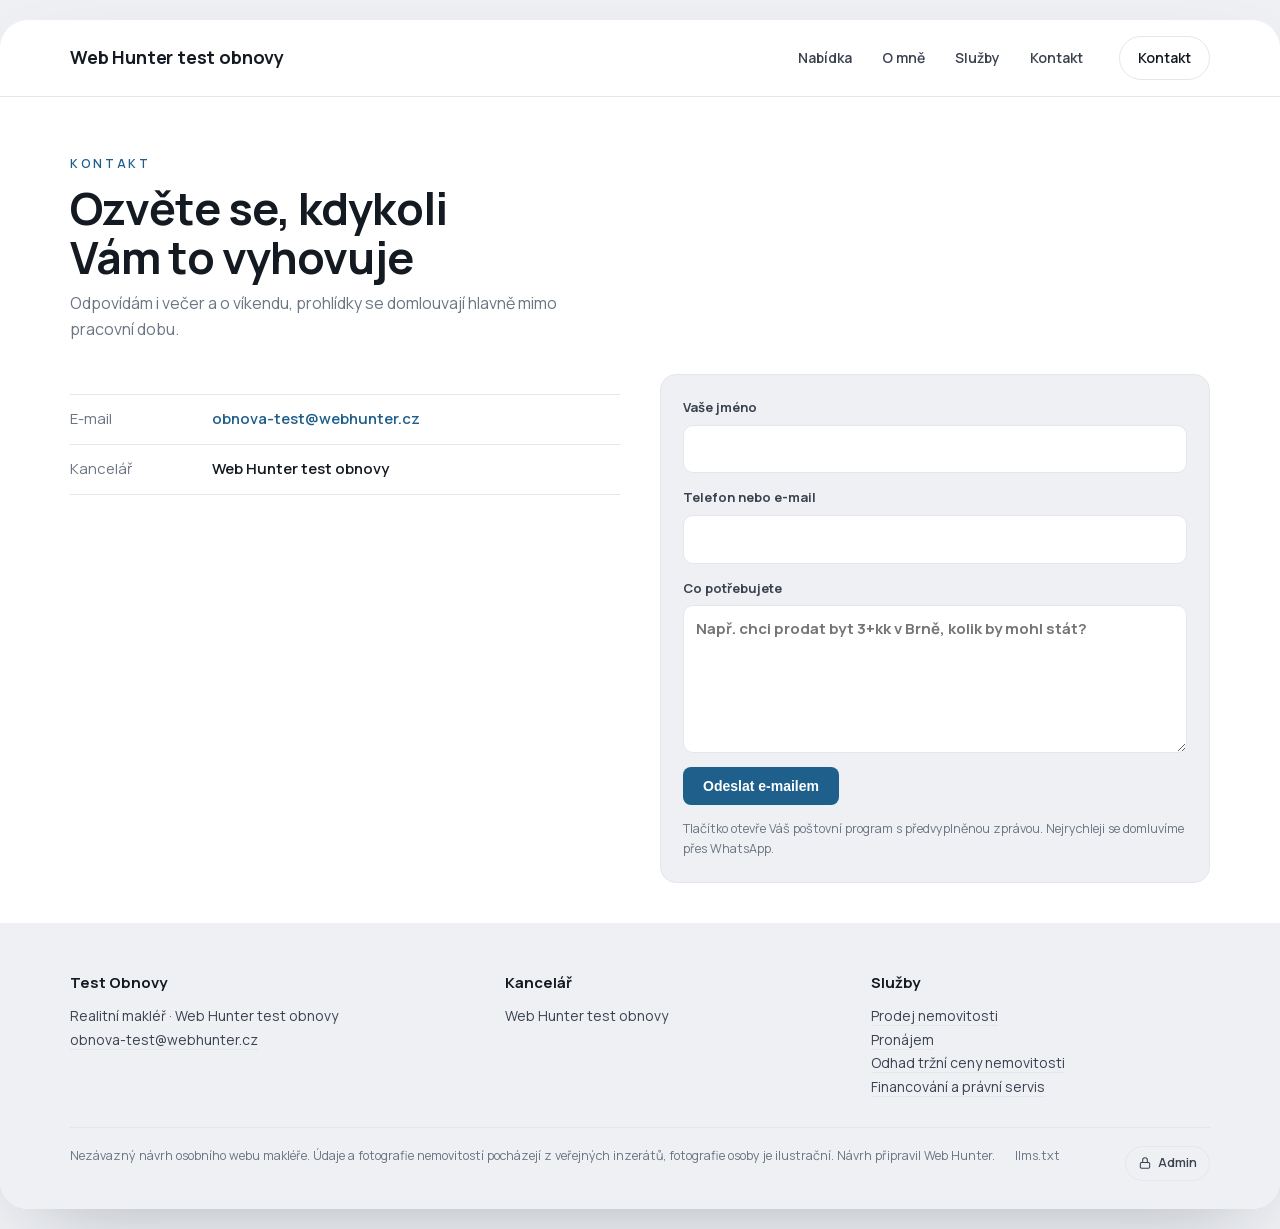
<file: kontakt/index.html>
<!doctype html>
<html lang="cs"><head>
<meta charset="utf-8">
<meta name="viewport" content="width=device-width,initial-scale=1">
<title>Kontakt | Test Obnovy</title>
<meta name="description" content="Kontakt na makléře Test Obnovy: telefon, e-mail, WhatsApp.">
<meta property="og:title" content="Kontakt | Test Obnovy">
<meta property="og:description" content="Kontakt na makléře Test Obnovy: telefon, e-mail, WhatsApp.">
<meta property="og:type" content="website"><meta property="og:locale" content="cs_CZ">
<link rel="canonical" href="https://ivoskonarik-del.github.io/makler-test-obnova/kontakt/">
<meta name="robots" content="noindex">
<link rel="preload" href="../assets/fonts/Manrope-latin-ext.woff2" as="font" type="font/woff2" crossorigin>
<link rel="stylesheet" href="../assets/style.css">
<link rel="stylesheet" href="../assets/makler.css">
<style>:root{--accent:#1f5f8b;--accent-deep:#0e2c40}</style>
</head><body class="mk mk-str ">
<div class="mk-page">
<header class="mk-top mk-top--svetla" id="top"><div class="mk-in mk-top__in">
  <a class="mk-logo" href="../" aria-label="Web Hunter test obnovy"><span>Web Hunter test obnovy</span></a>
  <nav class="mk-nav" aria-label="Hlavní"><a href="../nabidka/">Nabídka</a><a href="../o-mne/">O mně</a><a href="../sluzby/">Služby</a><a href="../kontakt/" aria-current=page>Kontakt</a></nav>
  <a class="mk-top__cta" href="#kontakt">Kontakt</a>
  <button class="mk-burger" type="button" aria-label="Otevřít menu" aria-expanded="false"><span></span></button>
</div></header>
<main class="mk-str__telo">
<div class="mk-in mk-str__hlava"><span class="eyebrow">Kontakt</span><h1>Ozvěte se, kdykoli Vám to vyhovuje</h1><p>Odpovídám i večer a o víkendu, prohlídky se domlouvají hlavně mimo pracovní dobu.</p></div><div class="mk-in mk-kontakt"><div><dl class="mk-fakta-tab"><div><dt>E-mail</dt><dd><a href="mailto:obnova-test@webhunter.cz">obnova-test@webhunter.cz</a></dd></div><div><dt>Kancelář</dt><dd>Web Hunter test obnovy</dd></div></dl>
    <div class="cta"></div></div><form class="mk-form" action="mailto:obnova-test@webhunter.cz" method="get">
  <label>Vaše jméno<input name="jmeno" required></label>
  <label>Telefon nebo e-mail<input name="kontakt" required></label>
  <label>Co potřebujete<textarea name="body" rows="5" placeholder="Např. chci prodat byt 3+kk v Brně, kolik by mohl stát?"></textarea></label>
  <input type="hidden" name="subject" value="Dotaz z webu">
  <button type="submit" class="mk-hero__btn">Odeslat e-mailem</button>
  <p class="mk-form__pozn">Tlačítko otevře Váš poštovní program s předvyplněnou zprávou. Nejrychleji se domluvíme přes WhatsApp.</p>
</form></div>
</main>
<footer id="kontakt" class="mk-pata"><div class="mk-in">
  <div class="mk-pata__grid">
    <div><b>Test Obnovy</b><p>Realitní makléř · Web Hunter test obnovy</p>
      <ul><li><a href="mailto:obnova-test@webhunter.cz">obnova-test@webhunter.cz</a></li></ul></div>
    <div><b>Kancelář</b><ul><li>Web Hunter test obnovy</li></ul></div>
    <div><b>Služby</b><ul><li><a href="../sluzby/">Prodej nemovitosti</a></li><li><a href="../sluzby/">Pronájem</a></li><li><a href="../sluzby/">Odhad tržní ceny nemovitosti</a></li><li><a href="../sluzby/">Financování a právní servis</a></li></ul></div>
  </div>
  <div class="mk-pata__dole"><span>Nezávazný návrh osobního webu makléře. Údaje a fotografie nemovitostí pocházejí z veřejných inzerátů, fotografie osoby je ilustrační. Návrh připravil Web Hunter.</span><a href="../llms.txt">llms.txt</a>
    <a class="mk-admin" href="../admin/"><svg viewBox="0 0 24 24" aria-hidden="true"><rect x="4" y="11" width="16" height="10" rx="2"/><path d="M8 11V7a4 4 0 0 1 8 0v4"/></svg>Admin</a></div>
</div></footer>
</div>
<script>
(function(){
var top=document.querySelector('.mk-top'),burger=document.querySelector('.mk-burger'),hero=document.querySelector('.mk-hero');
if(top&&hero){var prah=0;function lista(){if(!prah)prah=hero.offsetHeight-120;top.classList.toggle('on',window.scrollY>prah)}
  lista();addEventListener('scroll',lista,{passive:true})}
addEventListener('error',function(e){var t=e.target;if(t&&t.tagName==='IMG'){t.classList.add('is-broken');if(t.parentNode)t.parentNode.classList.add('bez-fotky')}},true);
var mapa=document.querySelector('[data-mapa]');
if(mapa){var vrstva=mapa.querySelector('.mk-mapa__dlazdice');function skal(){var w=mapa.clientWidth,W=parseInt(vrstva.style.width,10)||1;vrstva.style.transform='scale('+(w/W)+')'}
  skal();addEventListener('resize',skal);var nacti=function(){mapa.classList.add('is-on');mapa.querySelectorAll('img[data-src]').forEach(function(i){i.onload=function(){i.classList.add('is-on')};i.src=i.dataset.src;i.removeAttribute('data-src')})};
  if('IntersectionObserver' in window){new IntersectionObserver(function(es,o){if(es[0].isIntersecting){nacti();o.disconnect()}},{rootMargin:'400px'}).observe(mapa)}else nacti()}
var razeni=document.querySelector('.mk-razeni');
if(razeni){razeni.addEventListener('change',function(){var m=document.querySelector('.mk-mriz'),k=[].slice.call(m.querySelectorAll('.mk-karta')),v=razeni.value;
  k.sort(function(a,b){var s=(+a.dataset.stav||0)-(+b.dataset.stav||0);if(s)return s;
    if(v==='cena-asc')return (+a.dataset.cena||9e15)-(+b.dataset.cena||9e15);if(v==='cena-desc')return (+b.dataset.cena)-(+a.dataset.cena);
    if(a.dataset.poradi!==''&&b.dataset.poradi!=='')return (+a.dataset.poradi)-(+b.dataset.poradi);
    return (b.dataset.datum||'').localeCompare(a.dataset.datum||'')});
  k.forEach(function(x){m.appendChild(x)})})}
if(burger){burger.addEventListener('click',function(){var o=top.classList.toggle('menu');
  burger.setAttribute('aria-expanded',o?'true':'false')});
  top.querySelectorAll('.mk-nav a').forEach(function(a){a.addEventListener('click',function(){
    top.classList.remove('menu');burger.setAttribute('aria-expanded','false')})})}
if('IntersectionObserver' in window){var io=new IntersectionObserver(function(es){es.forEach(function(e){
  if(e.isIntersecting){e.target.classList.add('in');io.unobserve(e.target)}})},{rootMargin:'0px 0px -6% 0px'});
  document.querySelectorAll('.rv').forEach(function(el){io.observe(el)})}
else{document.querySelectorAll('.rv').forEach(function(el){el.classList.add('in')})}
var qs=new URLSearchParams(location.search),stav={typ:qs.get('typ')||'',tr:'',q:qs.get('q')||''},karty=[].slice.call(document.querySelectorAll('.mk-karta')),
  pocet=document.querySelector('[data-pocet]'),prazdno=document.querySelector('.mk-prazdno'),
  form=document.getElementById('hledani'),pole=form?form.querySelector('input'):null;
function norm(s){return (s||'').toLowerCase().normalize('NFD').replace(/[̀-ͯ]/g,'')}
function filtr(){var n=0,q=norm(stav.q);karty.forEach(function(k){var ok=(!stav.typ||k.dataset.typ===stav.typ)&&
  (!stav.tr||k.dataset.tr===stav.tr)&&(!q||norm(k.dataset.text).indexOf(q)>-1);k.hidden=!ok;if(ok)n++});
  if(pocet)pocet.textContent=n;if(prazdno)prazdno.hidden=n>0}
document.querySelectorAll('.mk-tab').forEach(function(b){b.addEventListener('click',function(){
  stav.typ=b.getAttribute('data-typ');document.querySelectorAll('.mk-tab').forEach(function(x){x.classList.toggle('is-on',x===b)});filtr()})});
document.querySelectorAll('.mk-pil').forEach(function(b){b.addEventListener('click',function(){
  stav.tr=b.getAttribute('data-tr');b.parentNode.querySelectorAll('.mk-pil').forEach(function(x){x.classList.toggle('is-on',x===b)});filtr()})});
if(pole){pole.addEventListener('input',function(){stav.q=pole.value;filtr()})}
if(form){form.addEventListener('submit',function(e){var c=document.getElementById('nabidka');
  if(!c||!karty.length||form.getAttribute('action')&&!document.body.classList.contains('mk-nabidka-str')){
    if(form.getAttribute('action')){e.preventDefault();location.href=form.getAttribute('action')+'?typ='+encodeURIComponent(stav.typ)+'&q='+encodeURIComponent(pole?pole.value:'');return}}
  e.preventDefault();stav.q=pole?pole.value:'';filtr();if(c)c.scrollIntoView({behavior:'smooth',block:'start'})})}
if(pole&&stav.q)pole.value=stav.q;
document.querySelectorAll('.mk-tab').forEach(function(b){b.classList.toggle('is-on',b.getAttribute('data-typ')===stav.typ)});
if(karty.length)filtr();
})();
</script>
</body></html>
</file>
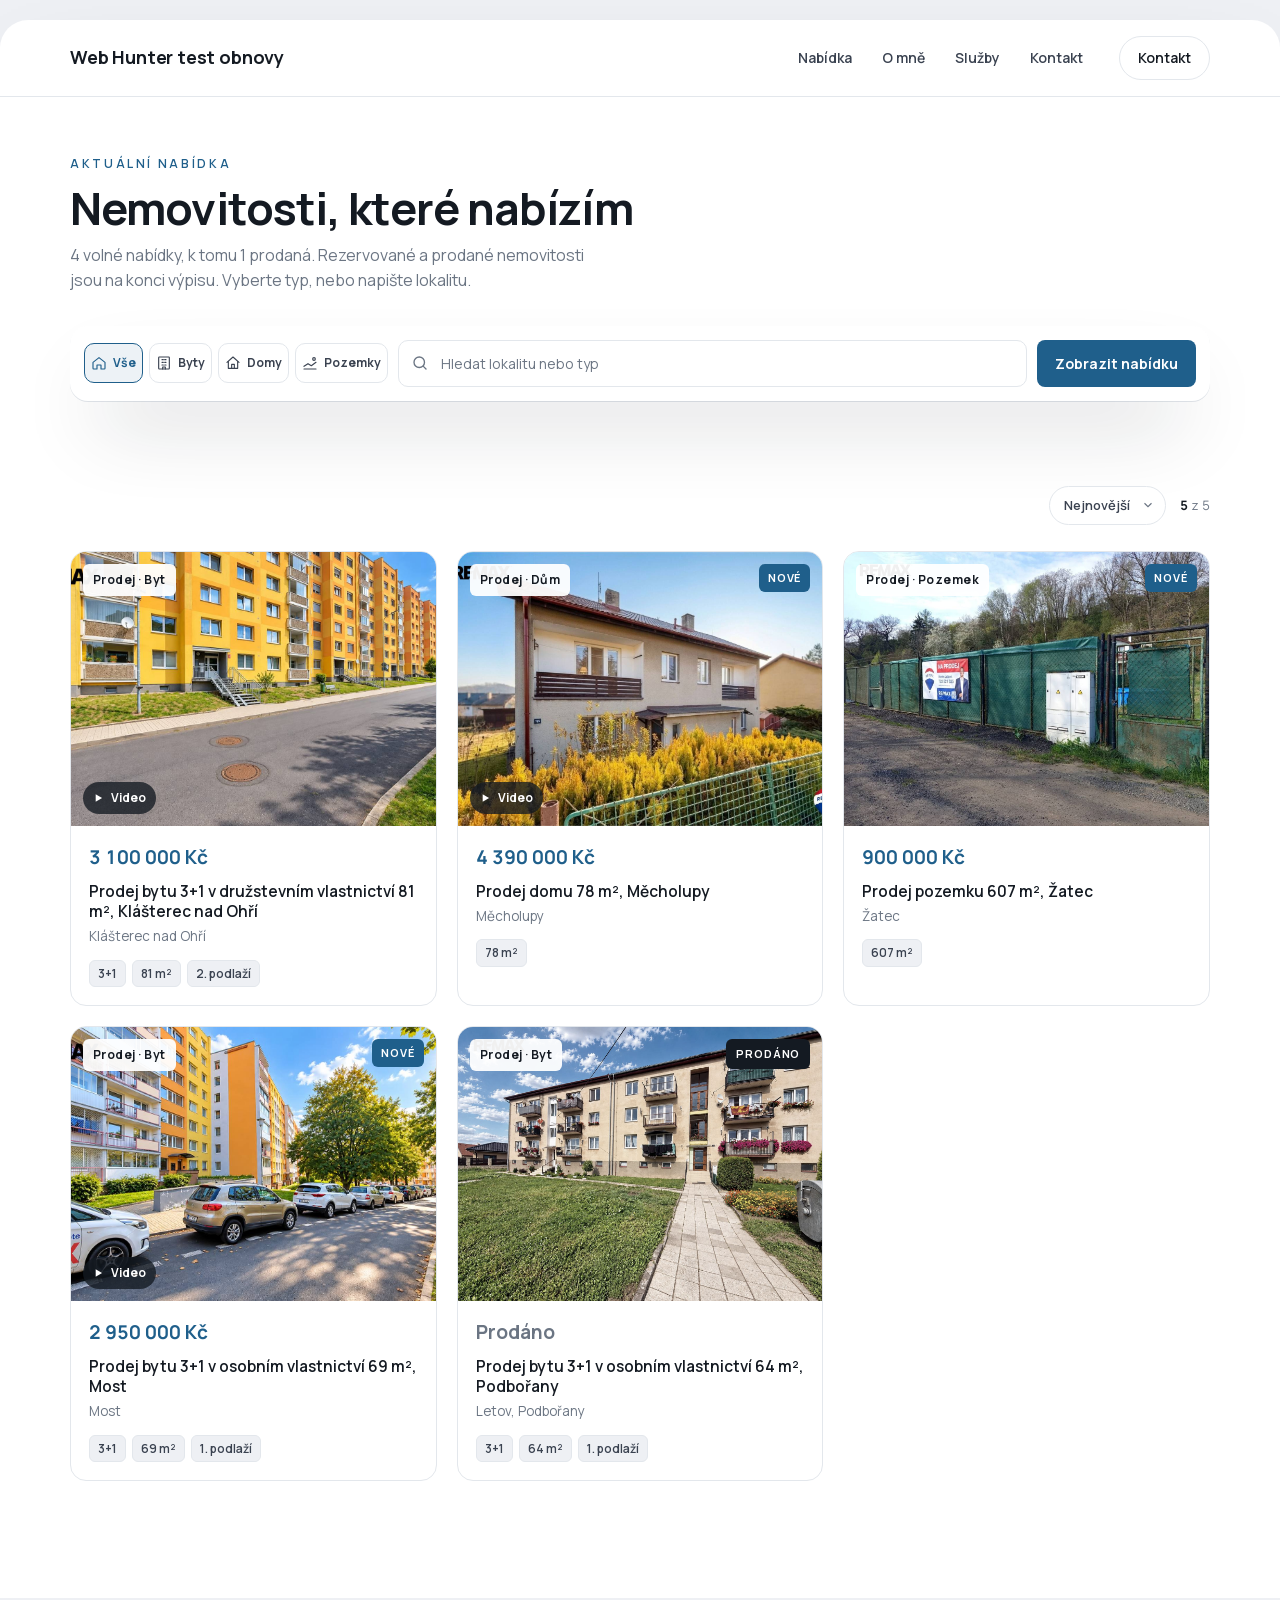
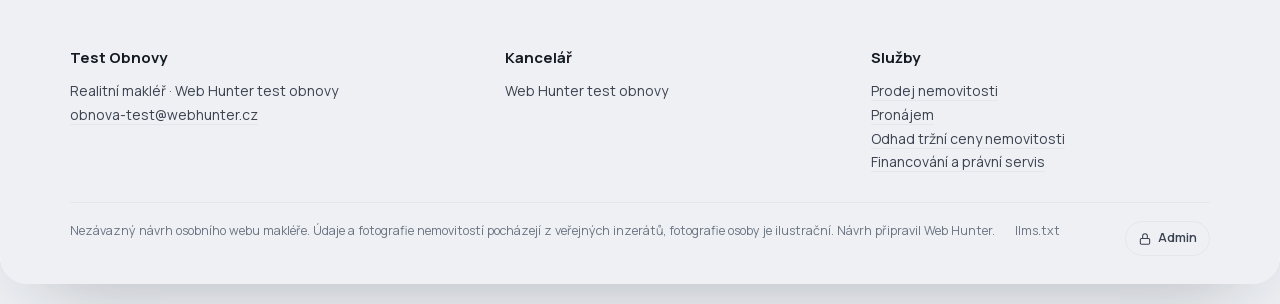
<file: nabidka/index.html>
<!doctype html>
<html lang="cs"><head>
<meta charset="utf-8">
<meta name="viewport" content="width=device-width,initial-scale=1">
<title>Nabídka nemovitostí | Test Obnovy</title>
<meta name="description" content="Test Obnovy, realitní makléř kanceláře Web Hunter test obnovy. Aktuálně 5 nabídek nemovitostí, lokality Klášterec nad Ohří, Měcholupy a Žatec. Prodej, pronáje">
<meta property="og:title" content="Nabídka nemovitostí | Test Obnovy">
<meta property="og:description" content="Test Obnovy, realitní makléř kanceláře Web Hunter test obnovy. Aktuálně 5 nabídek nemovitostí, lokality Klášterec nad Ohří, Měcholupy a Žatec. Prodej, pronáje">
<meta property="og:type" content="website"><meta property="og:locale" content="cs_CZ">
<link rel="canonical" href="https://ivoskonarik-del.github.io/makler-test-obnova/nabidka/">
<meta name="robots" content="noindex">
<link rel="preload" href="../assets/fonts/Manrope-latin-ext.woff2" as="font" type="font/woff2" crossorigin>
<link rel="stylesheet" href="../assets/style.css">
<link rel="stylesheet" href="../assets/makler.css">
<style>:root{--accent:#1f5f8b;--accent-deep:#0e2c40}</style>
</head><body class="mk mk-str mk-nabidka-str">
<div class="mk-page">
<header class="mk-top mk-top--svetla" id="top"><div class="mk-in mk-top__in">
  <a class="mk-logo" href="../" aria-label="Web Hunter test obnovy"><span>Web Hunter test obnovy</span></a>
  <nav class="mk-nav" aria-label="Hlavní"><a href="../nabidka/" aria-current=page>Nabídka</a><a href="../o-mne/">O mně</a><a href="../sluzby/">Služby</a><a href="../kontakt/">Kontakt</a></nav>
  <a class="mk-top__cta" href="#kontakt">Kontakt</a>
  <button class="mk-burger" type="button" aria-label="Otevřít menu" aria-expanded="false"><span></span></button>
</div></header>
<main class="mk-str__telo">
<div class="mk-in mk-str__hlava"><span class="eyebrow">Aktuální nabídka</span><h1>Nemovitosti, které nabízím</h1><p>4 volné nabídky, k tomu 1 prodaná. Rezervované a prodané nemovitosti jsou na konci výpisu. Vyberte typ, nebo napište lokalitu.</p></div><div class="mk-in"><form class="mk-hledani" id="hledani" role="search" aria-label="Hledání v nabídce" action="" method="get">
  <div class="mk-hledani__taby"><button type="button" class="mk-tab is-on" data-typ=""><svg viewBox="0 0 24 24" aria-hidden="true"><path d="M3 11l9-7 9 7v9a1 1 0 0 1-1 1h-5v-6H9v6H4a1 1 0 0 1-1-1z"/></svg>Vše</button><button type="button" class="mk-tab" data-typ="byt"><svg viewBox="0 0 24 24" aria-hidden="true"><rect x="4" y="3" width="16" height="18" rx="1"/><path d="M9 7h2M13 7h2M9 11h2M13 11h2M9 15h2M13 15h2M10 21v-3h4v3"/></svg>Byty</button><button type="button" class="mk-tab" data-typ="dum"><svg viewBox="0 0 24 24" aria-hidden="true"><path d="M3 11l9-8 9 8"/><path d="M5 10v10h14V10"/><path d="M10 20v-6h4v6"/></svg>Domy</button><button type="button" class="mk-tab" data-typ="pozemek"><svg viewBox="0 0 24 24" aria-hidden="true"><path d="M3 17l6-4 5 3 7-5"/><path d="M3 21h18"/><circle cx="18" cy="6" r="2"/></svg>Pozemky</button></div>
  <label class="mk-hledani__pole"><svg viewBox="0 0 24 24" aria-hidden="true"><circle cx="11" cy="11" r="7"/><path d="m20 20-3.5-3.5"/></svg>
    <input type="search" name="q" placeholder="Hledat lokalitu nebo typ" autocomplete="off" aria-label="Hledat v nabídce"></label>
  <button type="submit" class="mk-hledani__btn">Zobrazit nabídku</button>
</form></div><section id="nabidka" class="mk-nabidka rv"><div class="mk-in">
  <div class="mk-sec-h"><div></div>
    <div class="mk-filtr"><select class="mk-razeni" aria-label="Řazení"><option value="nove">Nejnovější</option><option value="cena-desc">Nejdražší</option><option value="cena-asc">Nejlevnější</option></select><span class="mk-filtr__pocet"><b data-pocet>5</b> z 5</span></div></div>
  <div class="mk-mriz"><a class="mk-karta" href="../prodej-bytu-3-1-v-druzstevnim-vlastnictvi-81-m2-kl-448034/" data-typ="byt" data-tr="prodej" data-cena="3100000" data-datum="2026-10-05" data-poradi="0" data-stav="0" data-text="prodej bytu 3+1 v družstevním vlastnictví 81 m², klášterec nad ohří klášterec nad ohří">
  <span class="mk-karta__foto"><img src="../assets/n/448034/00.jpg" alt="Prodej bytu 3+1 v družstevním vlastnictví 81 m², Klášterec nad Ohří" loading="lazy" decoding="async"><span class="mk-karta__stitek">Prodej · Byt</span><span class="mk-karta__video"><svg viewBox="0 0 24 24" aria-hidden="true"><path d="M8 5.5v13l11-6.5z" fill="currentColor" stroke="none"/></svg>Video</span></span>
  <span class="mk-karta__telo"><span class="mk-karta__cena">3 100 000 Kč</span><b>Prodej bytu 3+1 v družstevním vlastnictví 81 m², Klášterec nad Ohří</b>
    <span class="mk-karta__misto">Klášterec nad Ohří</span>
    <span class="mk-karta__chipy"><span>3+1</span><span>81 m²</span><span>2. podlaží</span></span></span>
</a><a class="mk-karta" href="../prodej-domu-78-m2-mecholupy-433536/" data-typ="dum" data-tr="prodej" data-cena="4390000" data-datum="2026-10-05" data-poradi="1" data-stav="0" data-text="prodej domu 78 m², měcholupy měcholupy">
  <span class="mk-karta__foto"><img src="../assets/n/433536/00.jpg" alt="Prodej domu 78 m², Měcholupy" loading="lazy" decoding="async"><span class="mk-karta__stitek">Prodej · Dům</span><span class="mk-karta__nove">Nové</span><span class="mk-karta__video"><svg viewBox="0 0 24 24" aria-hidden="true"><path d="M8 5.5v13l11-6.5z" fill="currentColor" stroke="none"/></svg>Video</span></span>
  <span class="mk-karta__telo"><span class="mk-karta__cena">4 390 000 Kč</span><b>Prodej domu 78 m², Měcholupy</b>
    <span class="mk-karta__misto">Měcholupy</span>
    <span class="mk-karta__chipy"><span>78 m²</span></span></span>
</a><a class="mk-karta" href="../prodej-pozemku-607-m2-zatec-437051/" data-typ="pozemek" data-tr="prodej" data-cena="900000" data-datum="2026-10-05" data-poradi="2" data-stav="0" data-text="prodej pozemku 607 m², žatec žatec">
  <span class="mk-karta__foto"><img src="../assets/n/437051/00.jpg" alt="Prodej pozemku 607 m², Žatec" loading="lazy" decoding="async"><span class="mk-karta__stitek">Prodej · Pozemek</span><span class="mk-karta__nove">Nové</span></span>
  <span class="mk-karta__telo"><span class="mk-karta__cena">900 000 Kč</span><b>Prodej pozemku 607 m², Žatec</b>
    <span class="mk-karta__misto">Žatec</span>
    <span class="mk-karta__chipy"><span>607 m²</span></span></span>
</a><a class="mk-karta" href="../prodej-bytu-3-1-v-osobnim-vlastnictvi-69-m2-most-448025/" data-typ="byt" data-tr="prodej" data-cena="2950000" data-datum="2026-10-05" data-poradi="3" data-stav="0" data-text="prodej bytu 3+1 v osobním vlastnictví 69 m², most most">
  <span class="mk-karta__foto"><img src="../assets/n/448025/00.jpg" alt="Prodej bytu 3+1 v osobním vlastnictví 69 m², Most" loading="lazy" decoding="async"><span class="mk-karta__stitek">Prodej · Byt</span><span class="mk-karta__nove">Nové</span><span class="mk-karta__video"><svg viewBox="0 0 24 24" aria-hidden="true"><path d="M8 5.5v13l11-6.5z" fill="currentColor" stroke="none"/></svg>Video</span></span>
  <span class="mk-karta__telo"><span class="mk-karta__cena">2 950 000 Kč</span><b>Prodej bytu 3+1 v osobním vlastnictví 69 m², Most</b>
    <span class="mk-karta__misto">Most</span>
    <span class="mk-karta__chipy"><span>3+1</span><span>69 m²</span><span>1. podlaží</span></span></span>
</a><a class="mk-karta mk-karta--prodano" href="../prodej-bytu-3-1-v-osobnim-vlastnictvi-64-m2-podbor-448803/" data-typ="byt" data-tr="prodej" data-cena="2350000" data-datum="2026-10-05" data-poradi="4" data-stav="2" data-text="prodej bytu 3+1 v osobním vlastnictví 64 m², podbořany letov, podbořany">
  <span class="mk-karta__foto"><img src="../assets/n/448803/00.jpg" alt="Prodej bytu 3+1 v osobním vlastnictví 64 m², Podbořany" loading="lazy" decoding="async"><span class="mk-karta__stitek">Prodej · Byt</span><span class="mk-karta__stav mk-karta__stav--prodano">Prodáno</span></span>
  <span class="mk-karta__telo"><span class="mk-karta__cena">Prodáno</span><b>Prodej bytu 3+1 v osobním vlastnictví 64 m², Podbořany</b>
    <span class="mk-karta__misto">Letov, Podbořany</span>
    <span class="mk-karta__chipy"><span>3+1</span><span>64 m²</span><span>1. podlaží</span></span></span>
</a></div>
  <p class="mk-prazdno" hidden>Tomuto výběru zatím neodpovídá žádná nabídka. Napište mi, co hledáte.</p>
</div></section>
</main>
<footer id="kontakt" class="mk-pata"><div class="mk-in">
  <div class="mk-pata__grid">
    <div><b>Test Obnovy</b><p>Realitní makléř · Web Hunter test obnovy</p>
      <ul><li><a href="mailto:obnova-test@webhunter.cz">obnova-test@webhunter.cz</a></li></ul></div>
    <div><b>Kancelář</b><ul><li>Web Hunter test obnovy</li></ul></div>
    <div><b>Služby</b><ul><li><a href="../sluzby/">Prodej nemovitosti</a></li><li><a href="../sluzby/">Pronájem</a></li><li><a href="../sluzby/">Odhad tržní ceny nemovitosti</a></li><li><a href="../sluzby/">Financování a právní servis</a></li></ul></div>
  </div>
  <div class="mk-pata__dole"><span>Nezávazný návrh osobního webu makléře. Údaje a fotografie nemovitostí pocházejí z veřejných inzerátů, fotografie osoby je ilustrační. Návrh připravil Web Hunter.</span><a href="../llms.txt">llms.txt</a>
    <a class="mk-admin" href="../admin/"><svg viewBox="0 0 24 24" aria-hidden="true"><rect x="4" y="11" width="16" height="10" rx="2"/><path d="M8 11V7a4 4 0 0 1 8 0v4"/></svg>Admin</a></div>
</div></footer>
</div>
<script>
(function(){
var top=document.querySelector('.mk-top'),burger=document.querySelector('.mk-burger'),hero=document.querySelector('.mk-hero');
if(top&&hero){var prah=0;function lista(){if(!prah)prah=hero.offsetHeight-120;top.classList.toggle('on',window.scrollY>prah)}
  lista();addEventListener('scroll',lista,{passive:true})}
addEventListener('error',function(e){var t=e.target;if(t&&t.tagName==='IMG'){t.classList.add('is-broken');if(t.parentNode)t.parentNode.classList.add('bez-fotky')}},true);
var mapa=document.querySelector('[data-mapa]');
if(mapa){var vrstva=mapa.querySelector('.mk-mapa__dlazdice');function skal(){var w=mapa.clientWidth,W=parseInt(vrstva.style.width,10)||1;vrstva.style.transform='scale('+(w/W)+')'}
  skal();addEventListener('resize',skal);var nacti=function(){mapa.classList.add('is-on');mapa.querySelectorAll('img[data-src]').forEach(function(i){i.onload=function(){i.classList.add('is-on')};i.src=i.dataset.src;i.removeAttribute('data-src')})};
  if('IntersectionObserver' in window){new IntersectionObserver(function(es,o){if(es[0].isIntersecting){nacti();o.disconnect()}},{rootMargin:'400px'}).observe(mapa)}else nacti()}
var razeni=document.querySelector('.mk-razeni');
if(razeni){razeni.addEventListener('change',function(){var m=document.querySelector('.mk-mriz'),k=[].slice.call(m.querySelectorAll('.mk-karta')),v=razeni.value;
  k.sort(function(a,b){var s=(+a.dataset.stav||0)-(+b.dataset.stav||0);if(s)return s;
    if(v==='cena-asc')return (+a.dataset.cena||9e15)-(+b.dataset.cena||9e15);if(v==='cena-desc')return (+b.dataset.cena)-(+a.dataset.cena);
    if(a.dataset.poradi!==''&&b.dataset.poradi!=='')return (+a.dataset.poradi)-(+b.dataset.poradi);
    return (b.dataset.datum||'').localeCompare(a.dataset.datum||'')});
  k.forEach(function(x){m.appendChild(x)})})}
if(burger){burger.addEventListener('click',function(){var o=top.classList.toggle('menu');
  burger.setAttribute('aria-expanded',o?'true':'false')});
  top.querySelectorAll('.mk-nav a').forEach(function(a){a.addEventListener('click',function(){
    top.classList.remove('menu');burger.setAttribute('aria-expanded','false')})})}
if('IntersectionObserver' in window){var io=new IntersectionObserver(function(es){es.forEach(function(e){
  if(e.isIntersecting){e.target.classList.add('in');io.unobserve(e.target)}})},{rootMargin:'0px 0px -6% 0px'});
  document.querySelectorAll('.rv').forEach(function(el){io.observe(el)})}
else{document.querySelectorAll('.rv').forEach(function(el){el.classList.add('in')})}
var qs=new URLSearchParams(location.search),stav={typ:qs.get('typ')||'',tr:'',q:qs.get('q')||''},karty=[].slice.call(document.querySelectorAll('.mk-karta')),
  pocet=document.querySelector('[data-pocet]'),prazdno=document.querySelector('.mk-prazdno'),
  form=document.getElementById('hledani'),pole=form?form.querySelector('input'):null;
function norm(s){return (s||'').toLowerCase().normalize('NFD').replace(/[̀-ͯ]/g,'')}
function filtr(){var n=0,q=norm(stav.q);karty.forEach(function(k){var ok=(!stav.typ||k.dataset.typ===stav.typ)&&
  (!stav.tr||k.dataset.tr===stav.tr)&&(!q||norm(k.dataset.text).indexOf(q)>-1);k.hidden=!ok;if(ok)n++});
  if(pocet)pocet.textContent=n;if(prazdno)prazdno.hidden=n>0}
document.querySelectorAll('.mk-tab').forEach(function(b){b.addEventListener('click',function(){
  stav.typ=b.getAttribute('data-typ');document.querySelectorAll('.mk-tab').forEach(function(x){x.classList.toggle('is-on',x===b)});filtr()})});
document.querySelectorAll('.mk-pil').forEach(function(b){b.addEventListener('click',function(){
  stav.tr=b.getAttribute('data-tr');b.parentNode.querySelectorAll('.mk-pil').forEach(function(x){x.classList.toggle('is-on',x===b)});filtr()})});
if(pole){pole.addEventListener('input',function(){stav.q=pole.value;filtr()})}
if(form){form.addEventListener('submit',function(e){var c=document.getElementById('nabidka');
  if(!c||!karty.length||form.getAttribute('action')&&!document.body.classList.contains('mk-nabidka-str')){
    if(form.getAttribute('action')){e.preventDefault();location.href=form.getAttribute('action')+'?typ='+encodeURIComponent(stav.typ)+'&q='+encodeURIComponent(pole?pole.value:'');return}}
  e.preventDefault();stav.q=pole?pole.value:'';filtr();if(c)c.scrollIntoView({behavior:'smooth',block:'start'})})}
if(pole&&stav.q)pole.value=stav.q;
document.querySelectorAll('.mk-tab').forEach(function(b){b.classList.toggle('is-on',b.getAttribute('data-typ')===stav.typ)});
if(karty.length)filtr();
})();
</script>
</body></html>
</file>
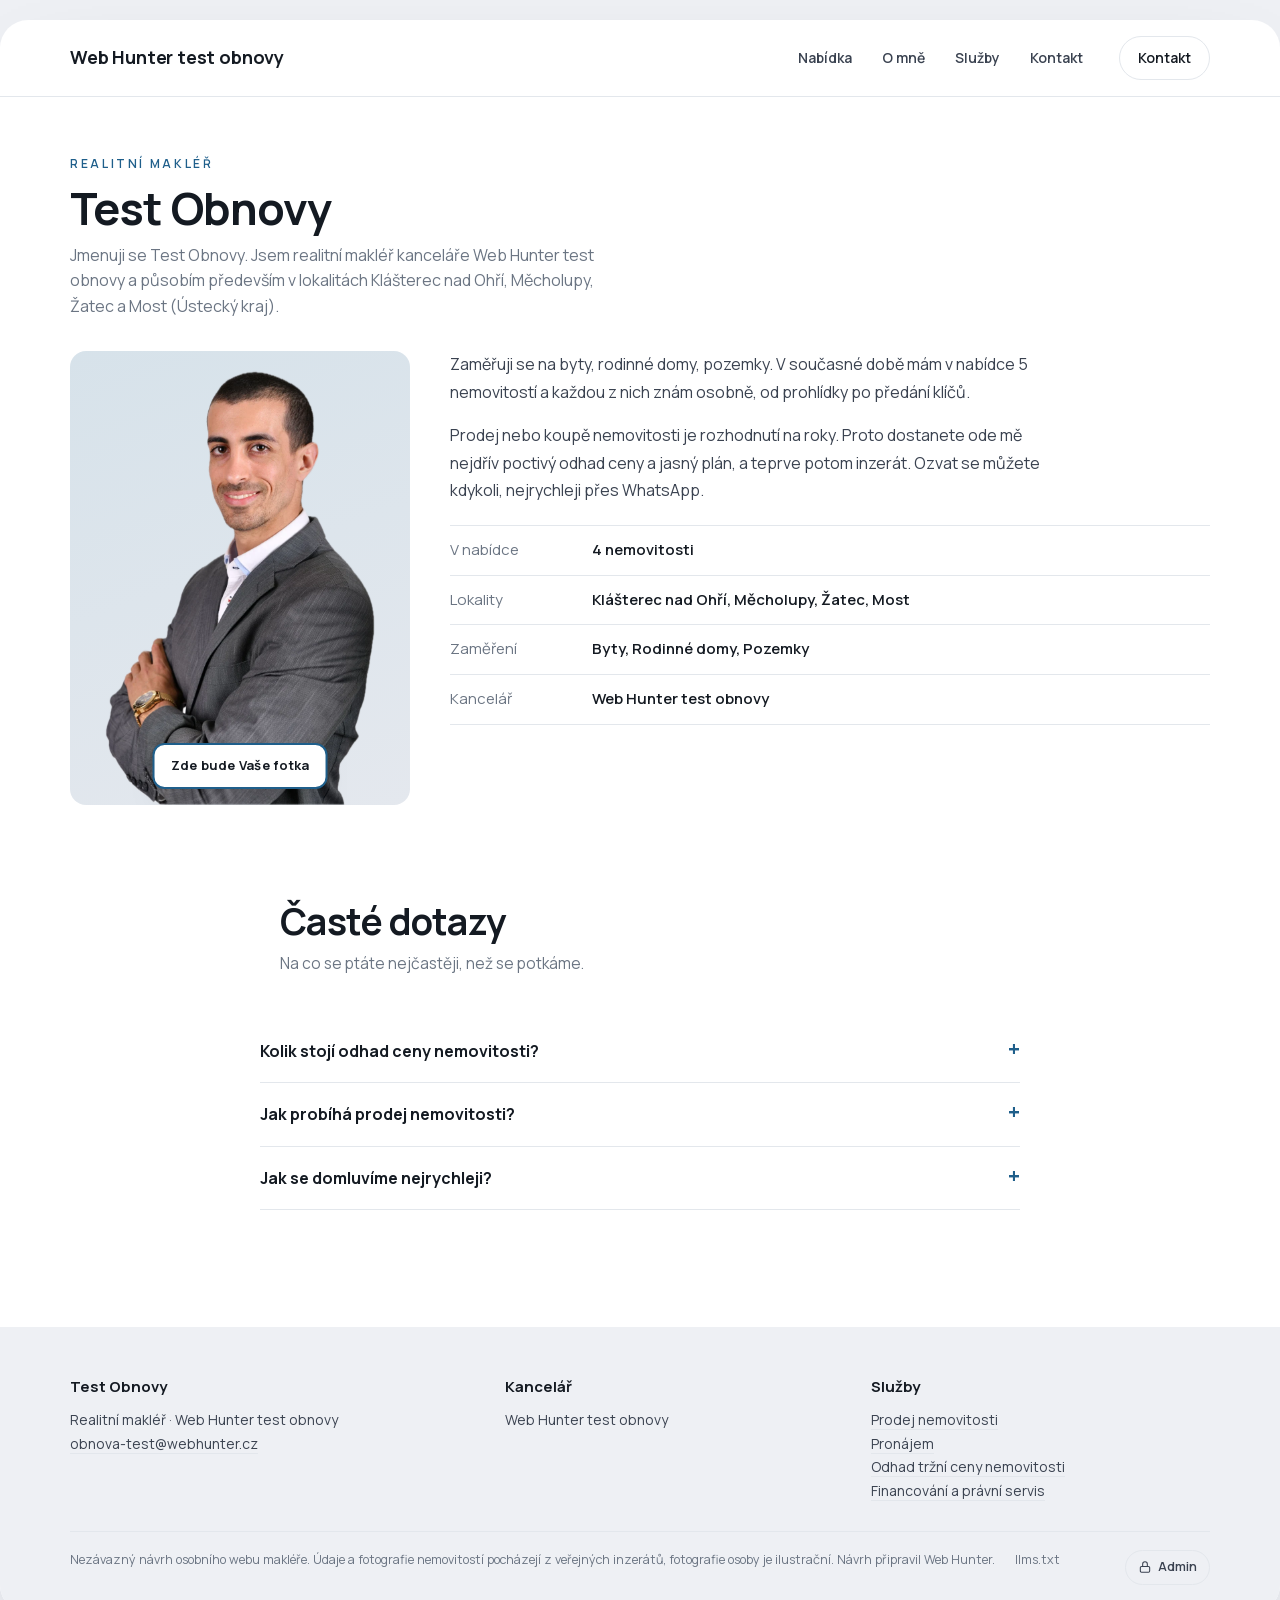
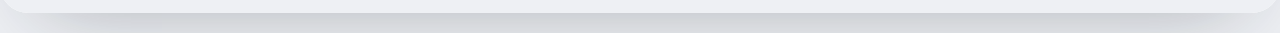
<file: o-mne/index.html>
<!doctype html>
<html lang="cs"><head>
<meta charset="utf-8">
<meta name="viewport" content="width=device-width,initial-scale=1">
<title>O mně | Test Obnovy</title>
<meta name="description" content="Jmenuji se Test Obnovy. Jsem realitní makléř kanceláře Web Hunter test obnovy a působím především v lokalitách Klášterec nad Ohří, Měcholupy, Žatec a Most (Ús">
<meta property="og:title" content="O mně | Test Obnovy">
<meta property="og:description" content="Jmenuji se Test Obnovy. Jsem realitní makléř kanceláře Web Hunter test obnovy a působím především v lokalitách Klášterec nad Ohří, Měcholupy, Žatec a Most (Ús">
<meta property="og:type" content="website"><meta property="og:locale" content="cs_CZ">
<link rel="canonical" href="https://ivoskonarik-del.github.io/makler-test-obnova/o-mne/">
<meta name="robots" content="noindex">
<link rel="preload" href="../assets/fonts/Manrope-latin-ext.woff2" as="font" type="font/woff2" crossorigin>
<link rel="stylesheet" href="../assets/style.css">
<link rel="stylesheet" href="../assets/makler.css">
<style>:root{--accent:#1f5f8b;--accent-deep:#0e2c40}</style>
</head><body class="mk mk-str ">
<div class="mk-page">
<header class="mk-top mk-top--svetla" id="top"><div class="mk-in mk-top__in">
  <a class="mk-logo" href="../" aria-label="Web Hunter test obnovy"><span>Web Hunter test obnovy</span></a>
  <nav class="mk-nav" aria-label="Hlavní"><a href="../nabidka/">Nabídka</a><a href="../o-mne/" aria-current=page>O mně</a><a href="../sluzby/">Služby</a><a href="../kontakt/">Kontakt</a></nav>
  <a class="mk-top__cta" href="#kontakt">Kontakt</a>
  <button class="mk-burger" type="button" aria-label="Otevřít menu" aria-expanded="false"><span></span></button>
</div></header>
<main class="mk-str__telo">
<div class="mk-in mk-str__hlava"><span class="eyebrow">Realitní makléř</span><h1>Test Obnovy</h1><p>Jmenuji se Test Obnovy. Jsem realitní makléř kanceláře Web Hunter test obnovy a působím především v lokalitách Klášterec nad Ohří, Měcholupy, Žatec a Most (Ústecký kraj).</p></div><div class="mk-in mk-omne-str">
  <div class="mk-omne-str__foto"><img src="../assets/osoba.webp" alt=""><span class="mk-hero__stitek mk-hero__stitek--klid">Zde bude Vaše fotka</span></div>
  <div><div class="dt-prose"><p>Zaměřuji se na byty, rodinné domy, pozemky. V současné době mám v nabídce 5 nemovitostí a každou z nich znám osobně, od prohlídky po předání klíčů.</p><p>Prodej nebo koupě nemovitosti je rozhodnutí na roky. Proto dostanete ode mě nejdřív poctivý odhad ceny a jasný plán, a teprve potom inzerát. Ozvat se můžete kdykoli, nejrychleji přes WhatsApp.</p></div>
    <dl class="mk-fakta-tab"><div><dt>V nabídce</dt><dd>4 nemovitosti</dd></div><div><dt>Lokality</dt><dd>Klášterec nad Ohří, Měcholupy, Žatec, Most</dd></div><div><dt>Zaměření</dt><dd>Byty, Rodinné domy, Pozemky</dd></div><div><dt>Kancelář</dt><dd>Web Hunter test obnovy</dd></div></dl>
    <div class="cta"></div></div>
</div><section id="faq" class="rv"><div class="mk-in">
  <div class="mk-nadpis"><h2>Časté dotazy</h2><p>Na co se ptáte nejčastěji, než se potkáme.</p></div>
  <div class="mk-faq"><details><summary>Kolik stojí odhad ceny nemovitosti?</summary><p>Odhad nemovitosti se liší podle účelu: jinak se zpracovává odhad pro dědické řízení a jinak odhad tržní ceny nemovitosti pro prodej. Cena je proto individuální, řeknu Vám ji předem podle konkrétní nemovitosti.</p></details><details><summary>Jak probíhá prodej nemovitosti?</summary><p>Nejdřív prohlídka a odhad ceny, pak příprava prezentace (fotografie, popis, inzerce), prohlídky se zájemci, rezervační smlouva, kupní smlouva s advokátní úschovou a předání nemovitosti. O každém kroku víte předem.</p></details><details><summary>Jak se domluvíme nejrychleji?</summary><p>Nejrychleji přes WhatsApp nebo telefon. Odpovídám i večer a o víkendu, protože prohlídky se domlouvají hlavně mimo pracovní dobu.</p></details></div>
</div></section>
</main>
<footer id="kontakt" class="mk-pata"><div class="mk-in">
  <div class="mk-pata__grid">
    <div><b>Test Obnovy</b><p>Realitní makléř · Web Hunter test obnovy</p>
      <ul><li><a href="mailto:obnova-test@webhunter.cz">obnova-test@webhunter.cz</a></li></ul></div>
    <div><b>Kancelář</b><ul><li>Web Hunter test obnovy</li></ul></div>
    <div><b>Služby</b><ul><li><a href="../sluzby/">Prodej nemovitosti</a></li><li><a href="../sluzby/">Pronájem</a></li><li><a href="../sluzby/">Odhad tržní ceny nemovitosti</a></li><li><a href="../sluzby/">Financování a právní servis</a></li></ul></div>
  </div>
  <div class="mk-pata__dole"><span>Nezávazný návrh osobního webu makléře. Údaje a fotografie nemovitostí pocházejí z veřejných inzerátů, fotografie osoby je ilustrační. Návrh připravil Web Hunter.</span><a href="../llms.txt">llms.txt</a>
    <a class="mk-admin" href="../admin/"><svg viewBox="0 0 24 24" aria-hidden="true"><rect x="4" y="11" width="16" height="10" rx="2"/><path d="M8 11V7a4 4 0 0 1 8 0v4"/></svg>Admin</a></div>
</div></footer>
</div>
<script>
(function(){
var top=document.querySelector('.mk-top'),burger=document.querySelector('.mk-burger'),hero=document.querySelector('.mk-hero');
if(top&&hero){var prah=0;function lista(){if(!prah)prah=hero.offsetHeight-120;top.classList.toggle('on',window.scrollY>prah)}
  lista();addEventListener('scroll',lista,{passive:true})}
addEventListener('error',function(e){var t=e.target;if(t&&t.tagName==='IMG'){t.classList.add('is-broken');if(t.parentNode)t.parentNode.classList.add('bez-fotky')}},true);
var mapa=document.querySelector('[data-mapa]');
if(mapa){var vrstva=mapa.querySelector('.mk-mapa__dlazdice');function skal(){var w=mapa.clientWidth,W=parseInt(vrstva.style.width,10)||1;vrstva.style.transform='scale('+(w/W)+')'}
  skal();addEventListener('resize',skal);var nacti=function(){mapa.classList.add('is-on');mapa.querySelectorAll('img[data-src]').forEach(function(i){i.onload=function(){i.classList.add('is-on')};i.src=i.dataset.src;i.removeAttribute('data-src')})};
  if('IntersectionObserver' in window){new IntersectionObserver(function(es,o){if(es[0].isIntersecting){nacti();o.disconnect()}},{rootMargin:'400px'}).observe(mapa)}else nacti()}
var razeni=document.querySelector('.mk-razeni');
if(razeni){razeni.addEventListener('change',function(){var m=document.querySelector('.mk-mriz'),k=[].slice.call(m.querySelectorAll('.mk-karta')),v=razeni.value;
  k.sort(function(a,b){var s=(+a.dataset.stav||0)-(+b.dataset.stav||0);if(s)return s;
    if(v==='cena-asc')return (+a.dataset.cena||9e15)-(+b.dataset.cena||9e15);if(v==='cena-desc')return (+b.dataset.cena)-(+a.dataset.cena);
    if(a.dataset.poradi!==''&&b.dataset.poradi!=='')return (+a.dataset.poradi)-(+b.dataset.poradi);
    return (b.dataset.datum||'').localeCompare(a.dataset.datum||'')});
  k.forEach(function(x){m.appendChild(x)})})}
if(burger){burger.addEventListener('click',function(){var o=top.classList.toggle('menu');
  burger.setAttribute('aria-expanded',o?'true':'false')});
  top.querySelectorAll('.mk-nav a').forEach(function(a){a.addEventListener('click',function(){
    top.classList.remove('menu');burger.setAttribute('aria-expanded','false')})})}
if('IntersectionObserver' in window){var io=new IntersectionObserver(function(es){es.forEach(function(e){
  if(e.isIntersecting){e.target.classList.add('in');io.unobserve(e.target)}})},{rootMargin:'0px 0px -6% 0px'});
  document.querySelectorAll('.rv').forEach(function(el){io.observe(el)})}
else{document.querySelectorAll('.rv').forEach(function(el){el.classList.add('in')})}
var qs=new URLSearchParams(location.search),stav={typ:qs.get('typ')||'',tr:'',q:qs.get('q')||''},karty=[].slice.call(document.querySelectorAll('.mk-karta')),
  pocet=document.querySelector('[data-pocet]'),prazdno=document.querySelector('.mk-prazdno'),
  form=document.getElementById('hledani'),pole=form?form.querySelector('input'):null;
function norm(s){return (s||'').toLowerCase().normalize('NFD').replace(/[̀-ͯ]/g,'')}
function filtr(){var n=0,q=norm(stav.q);karty.forEach(function(k){var ok=(!stav.typ||k.dataset.typ===stav.typ)&&
  (!stav.tr||k.dataset.tr===stav.tr)&&(!q||norm(k.dataset.text).indexOf(q)>-1);k.hidden=!ok;if(ok)n++});
  if(pocet)pocet.textContent=n;if(prazdno)prazdno.hidden=n>0}
document.querySelectorAll('.mk-tab').forEach(function(b){b.addEventListener('click',function(){
  stav.typ=b.getAttribute('data-typ');document.querySelectorAll('.mk-tab').forEach(function(x){x.classList.toggle('is-on',x===b)});filtr()})});
document.querySelectorAll('.mk-pil').forEach(function(b){b.addEventListener('click',function(){
  stav.tr=b.getAttribute('data-tr');b.parentNode.querySelectorAll('.mk-pil').forEach(function(x){x.classList.toggle('is-on',x===b)});filtr()})});
if(pole){pole.addEventListener('input',function(){stav.q=pole.value;filtr()})}
if(form){form.addEventListener('submit',function(e){var c=document.getElementById('nabidka');
  if(!c||!karty.length||form.getAttribute('action')&&!document.body.classList.contains('mk-nabidka-str')){
    if(form.getAttribute('action')){e.preventDefault();location.href=form.getAttribute('action')+'?typ='+encodeURIComponent(stav.typ)+'&q='+encodeURIComponent(pole?pole.value:'');return}}
  e.preventDefault();stav.q=pole?pole.value:'';filtr();if(c)c.scrollIntoView({behavior:'smooth',block:'start'})})}
if(pole&&stav.q)pole.value=stav.q;
document.querySelectorAll('.mk-tab').forEach(function(b){b.classList.toggle('is-on',b.getAttribute('data-typ')===stav.typ)});
if(karty.length)filtr();
})();
</script>
</body></html>
</file>
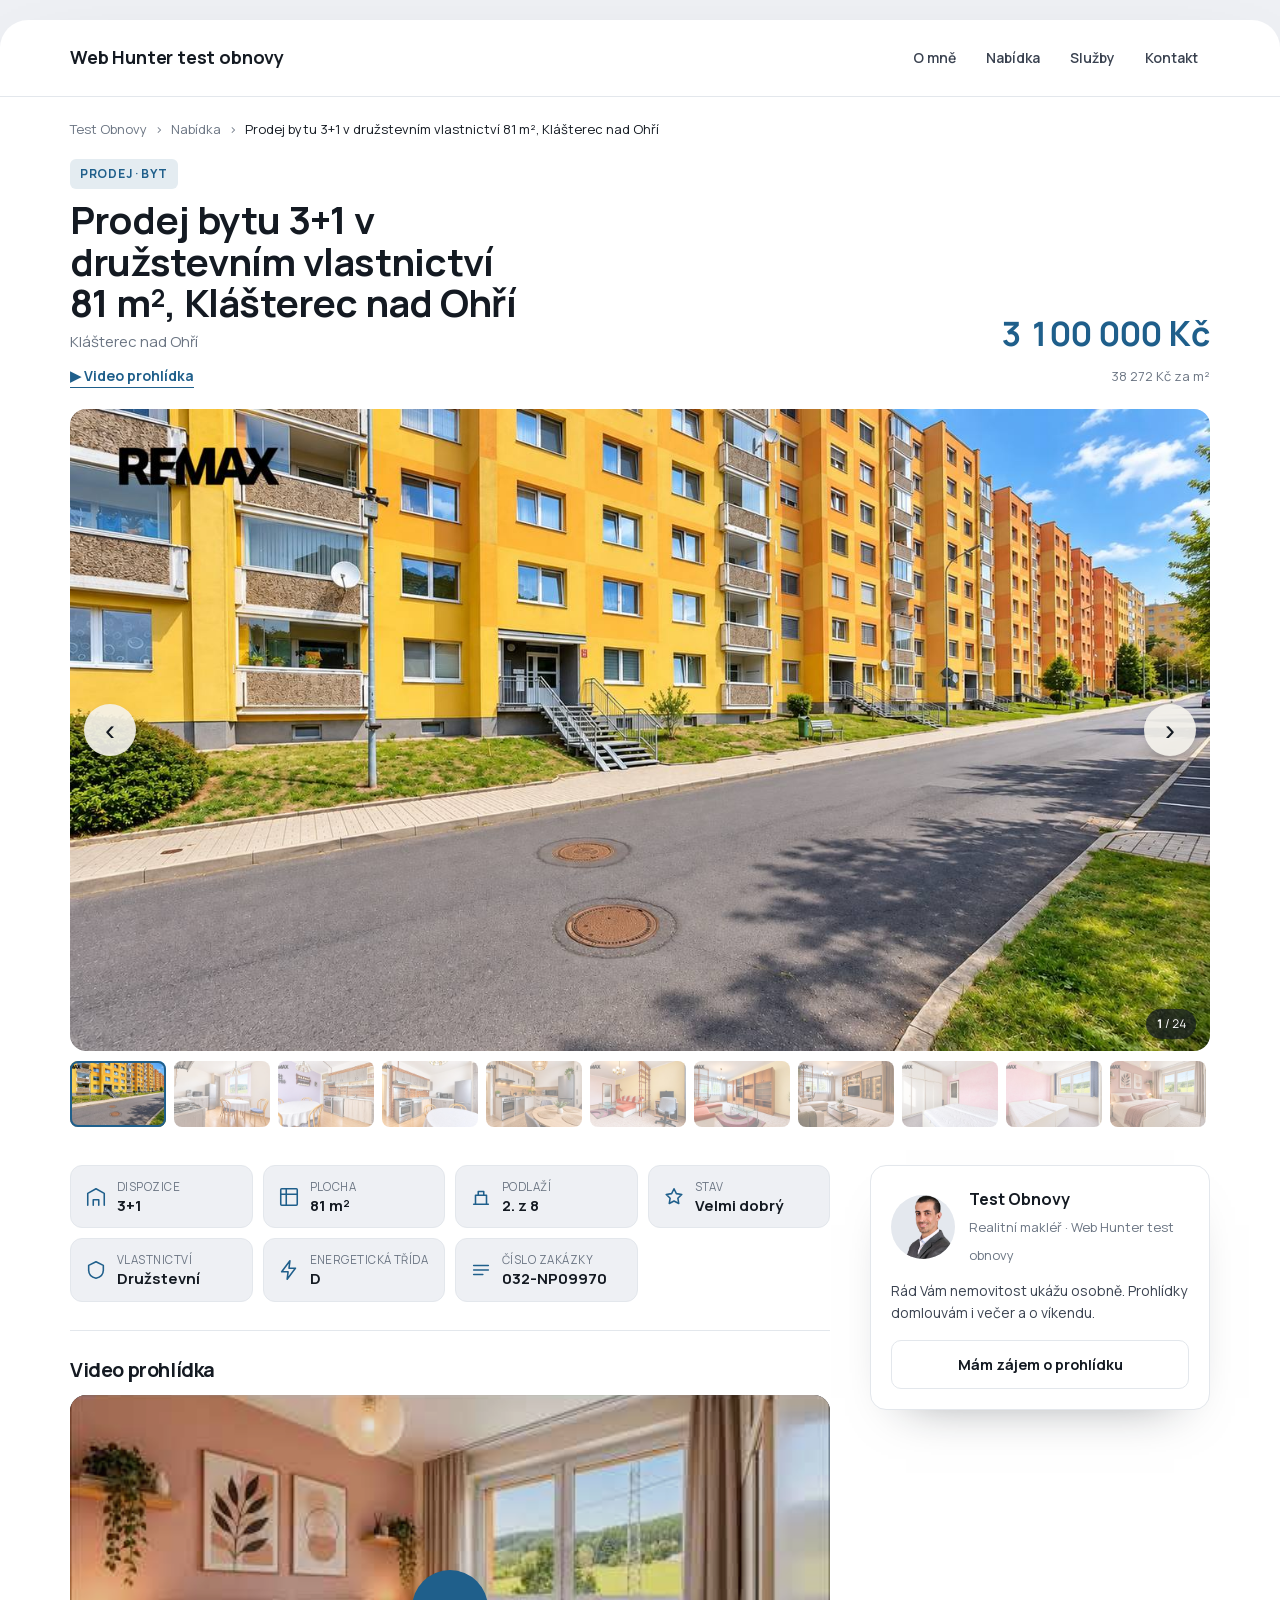
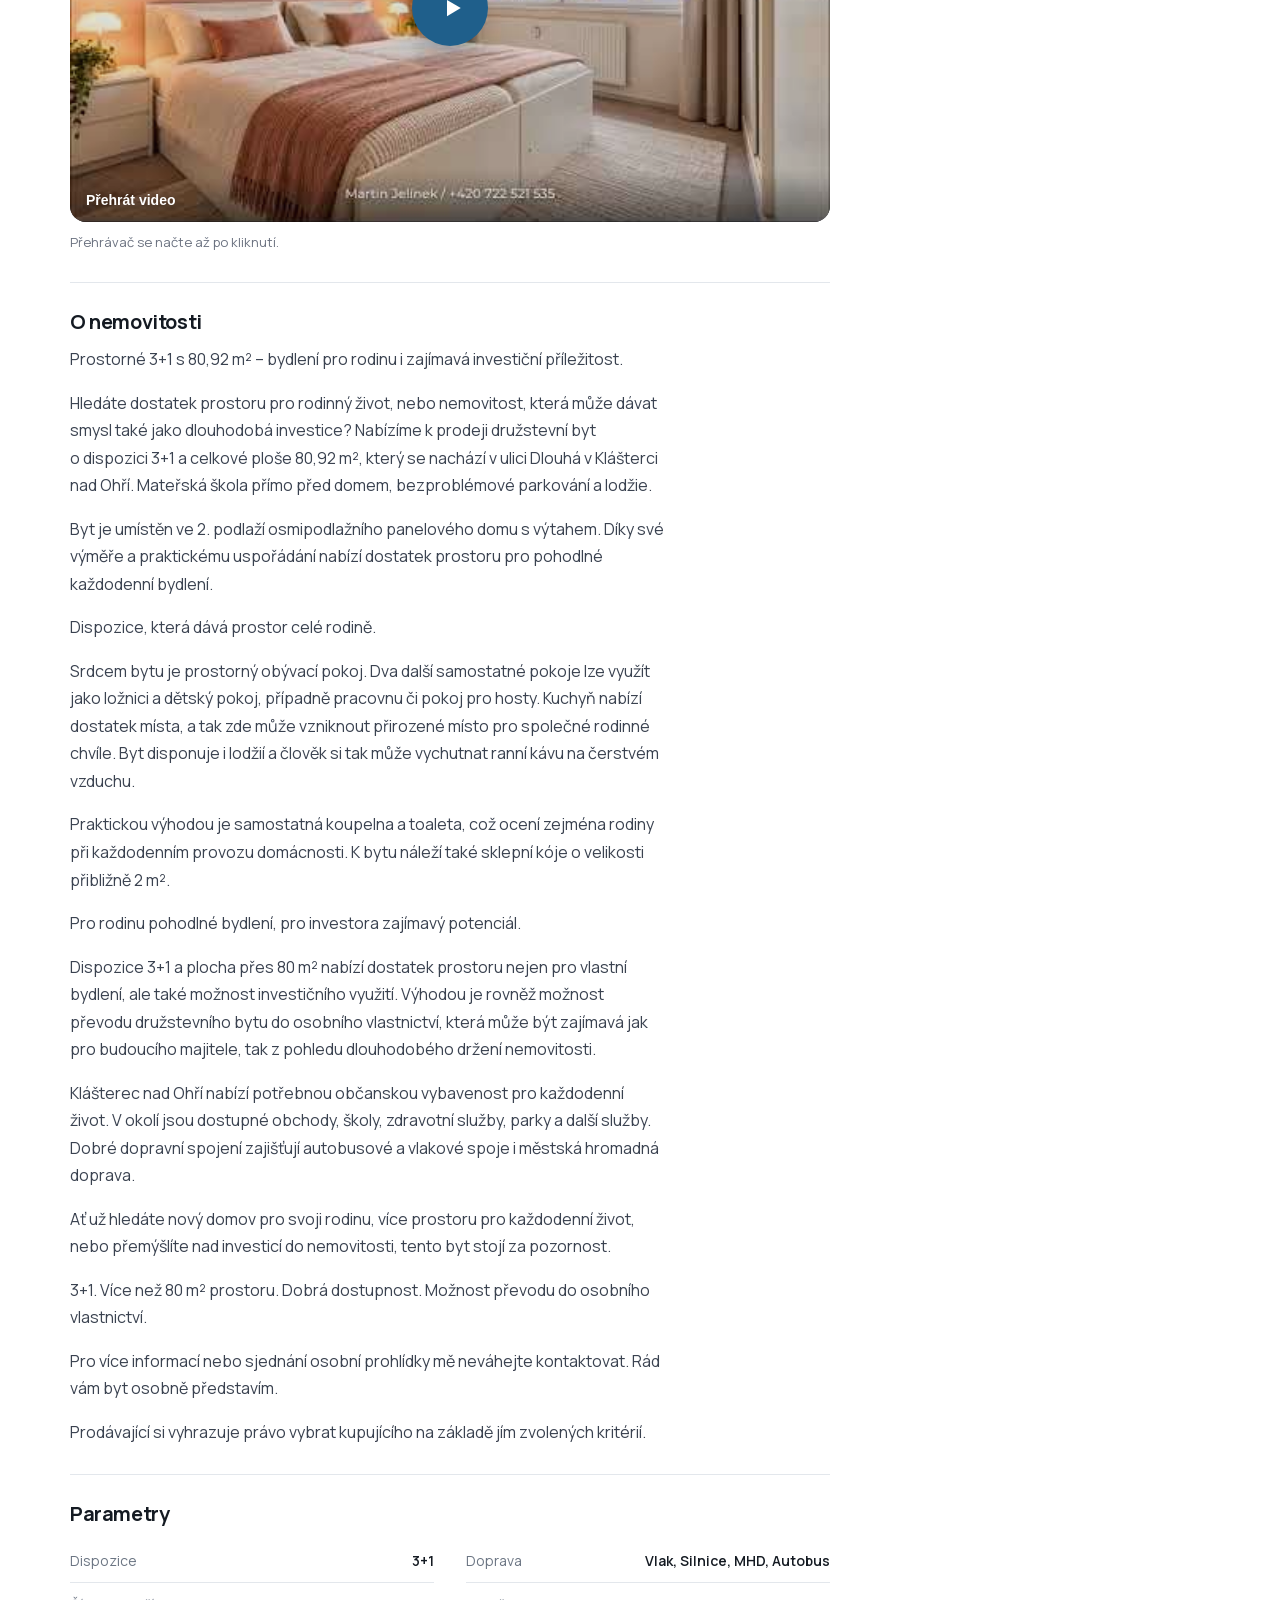
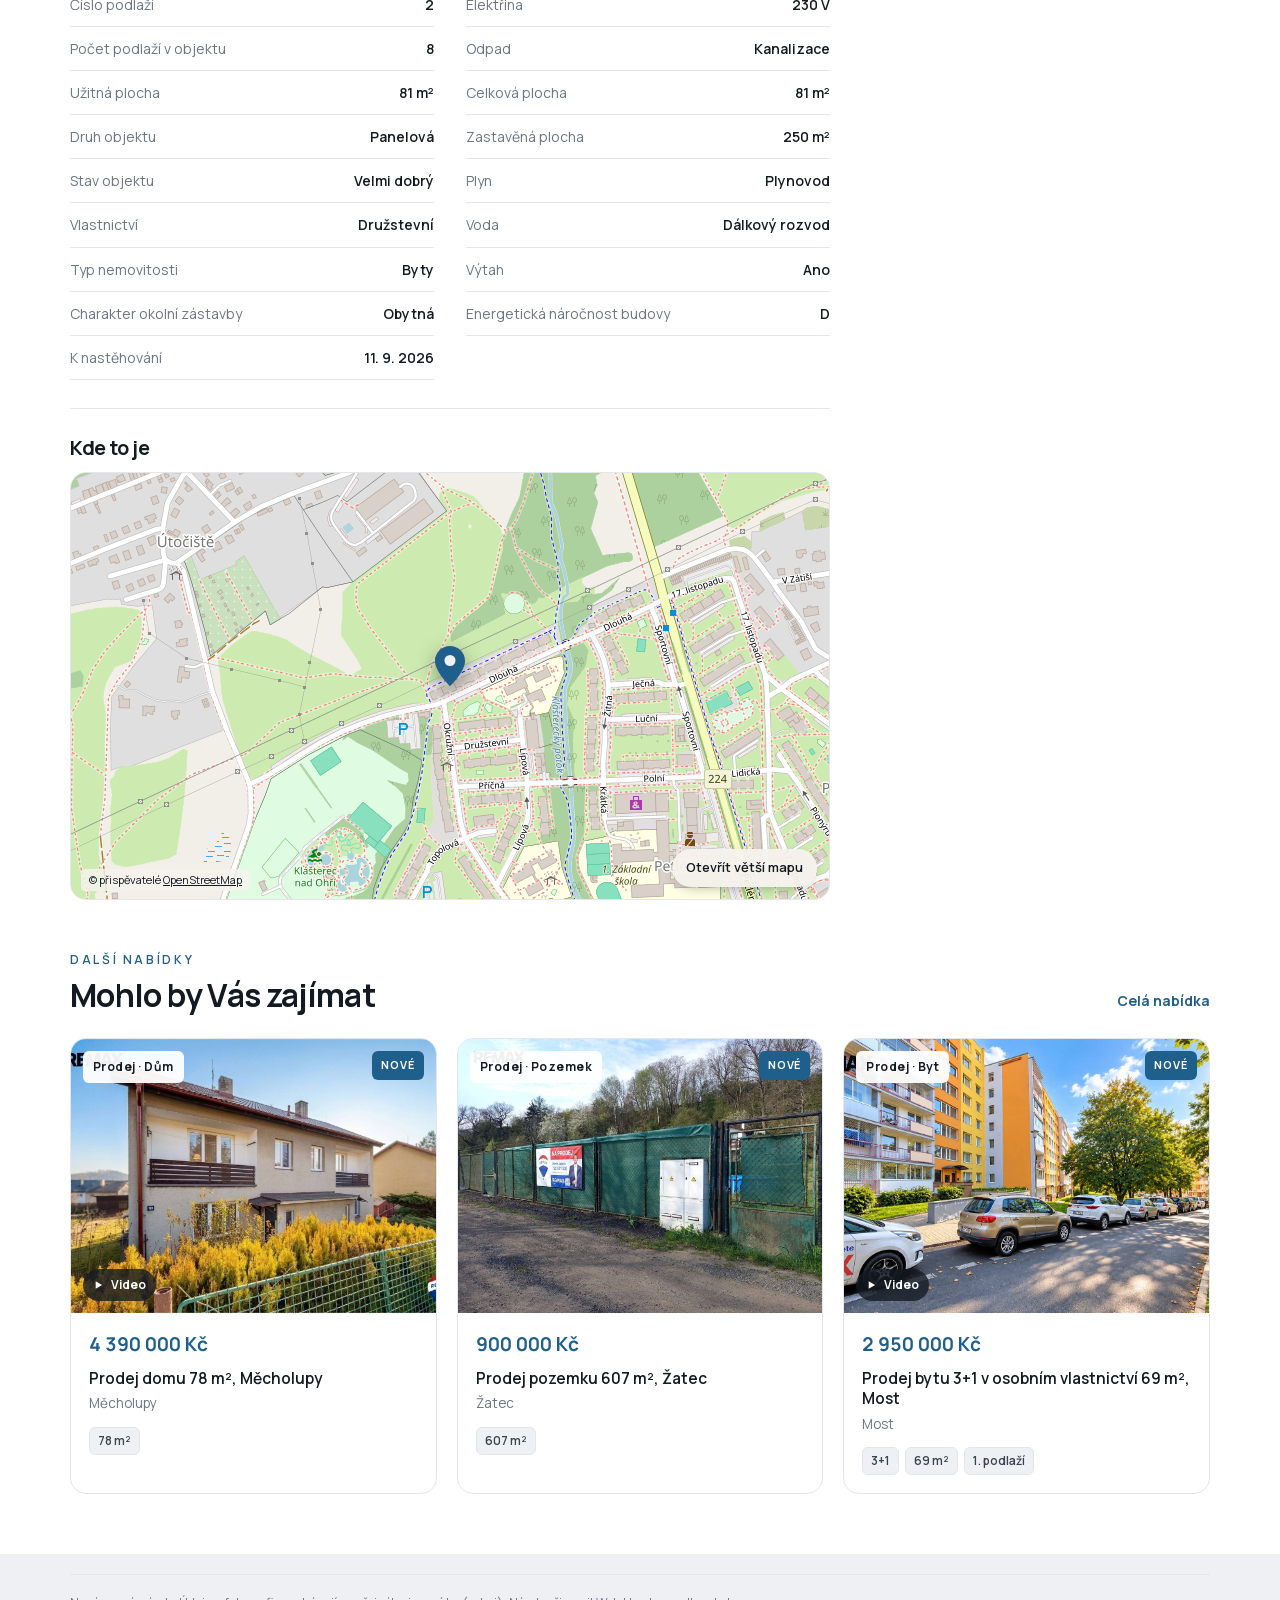
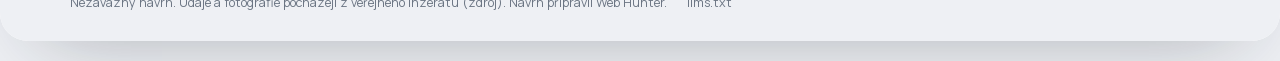
<file: prodej-bytu-3-1-v-druzstevnim-vlastnictvi-81-m2-kl-448034/index.html>
<!doctype html>
<html lang="cs"><head>
<meta charset="utf-8">
<meta name="viewport" content="width=device-width,initial-scale=1">
<title>Prodej bytu 3+1 v družstevním vlastnictví 81 m², Klášterec nad Ohří | Test Obnovy</title>
<meta name="description" content="Prostorné 3+1 s 80,92 m² – bydlení pro rodinu i zajímavá investiční příležitost.

Hledáte dostatek prostoru pro rodinný život, nebo nemovitost, která může dáv">
<meta property="og:title" content="Prodej bytu 3+1 v družstevním vlastnictví 81 m², Klášterec nad Ohří">
<meta property="og:description" content="Prostorné 3+1 s 80,92 m² – bydlení pro rodinu i zajímavá investiční příležitost.

Hledáte dostatek prostoru pro rodinný život, nebo nemovitost, která může dáv">
<meta property="og:type" content="website">
<meta property="og:locale" content="cs_CZ">
<meta property="og:image" content="../assets/n/448034/00.jpg">
<meta property="og:image:alt" content="Prodej bytu 3+1 v družstevním vlastnictví 81 m², Klášterec nad Ohří">
<meta name="twitter:card" content="summary_large_image">
<meta name="twitter:title" content="Prodej bytu 3+1 v družstevním vlastnictví 81 m², Klášterec nad Ohří">
<meta name="twitter:description" content="Prostorné 3+1 s 80,92 m² – bydlení pro rodinu i zajímavá investiční příležitost.

Hledáte dostatek prostoru pro rodinný život, nebo nemovitost, která může dáv">
<link rel="canonical" href="https://ivoskonarik-del.github.io/makler-test-obnova/prodej-bytu-3-1-v-druzstevnim-vlastnictvi-81-m2-kl-448034/">
<meta property="og:url" content="https://ivoskonarik-del.github.io/makler-test-obnova/prodej-bytu-3-1-v-druzstevnim-vlastnictvi-81-m2-kl-448034/">
<meta name="robots" content="noindex">
<script type="application/ld+json">{"@context":"https://schema.org","@graph":[{"@type":"Apartment","@id":"https://ivoskonarik-del.github.io/makler-test-obnova/prodej-bytu-3-1-v-druzstevnim-vlastnictvi-81-m2-kl-448034/#nemovitost","name":"Prodej bytu 3+1 v družstevním vlastnictví 81 m², Klášterec nad Ohří","address":{"@type":"PostalAddress","addressCountry":"CZ","streetAddress":"Dlouhá","addressLocality":"Klášterec nad Ohří","addressRegion":"Ústecký kraj"},"description":"Prostorné 3+1 s 80,92 m² – bydlení pro rodinu i zajímavá investiční příležitost.\n\nHledáte dostatek prostoru pro rodinný život, nebo nemovitost, která může dáv","photo":["../assets/n/448034/00.jpg","../assets/n/448034/01.jpg","../assets/n/448034/02.jpg","../assets/n/448034/03.jpg","../assets/n/448034/04.jpg","../assets/n/448034/05.jpg","../assets/n/448034/06.jpg","../assets/n/448034/07.jpg","../assets/n/448034/08.jpg","../assets/n/448034/09.jpg","../assets/n/448034/10.jpg","../assets/n/448034/11.jpg"],"floorSize":{"@type":"QuantitativeValue","value":81.0,"unitCode":"MTK"},"numberOfRooms":3,"floorLevel":"2","geo":{"@type":"GeoCoordinates","latitude":50.394305555555555,"longitude":13.177138888888889},"additionalProperty":[{"@type":"PropertyValue","name":"Dispozice","value":"3+1"},{"@type":"PropertyValue","name":"Stav objektu","value":"Velmi dobrý"},{"@type":"PropertyValue","name":"Vlastnictví","value":"Družstevní"},{"@type":"PropertyValue","name":"Energetická náročnost","value":"D"},{"@type":"PropertyValue","name":"Typ budovy","value":"Panelová"}],"offers":{"@type":"Offer","price":3100000,"priceCurrency":"CZK","availability":"https://schema.org/InStock","businessFunction":"http://purl.org/goodrelations/v1#Sell","url":"https://ivoskonarik-del.github.io/makler-test-obnova/prodej-bytu-3-1-v-druzstevnim-vlastnictvi-81-m2-kl-448034/","seller":{"@id":"https://ivoskonarik-del.github.io/makler-test-obnova/prodej-bytu-3-1-v-druzstevnim-vlastnictvi-81-m2-kl-448034/#kancelar"}}},{"@type":"RealEstateAgent","@id":"https://ivoskonarik-del.github.io/makler-test-obnova/prodej-bytu-3-1-v-druzstevnim-vlastnictvi-81-m2-kl-448034/#kancelar","name":"Web Hunter test obnovy"},{"@type":"Person","@id":"https://ivoskonarik-del.github.io/makler-test-obnova/prodej-bytu-3-1-v-druzstevnim-vlastnictvi-81-m2-kl-448034/#makler","name":"Test Obnovy","jobTitle":"realitní makléř","email":"obnova-test@webhunter.cz","worksFor":{"@id":"https://ivoskonarik-del.github.io/makler-test-obnova/prodej-bytu-3-1-v-druzstevnim-vlastnictvi-81-m2-kl-448034/#kancelar"}},{"@type":"RealEstateListing","name":"Prodej bytu 3+1 v družstevním vlastnictví 81 m², Klášterec nad Ohří","mainEntity":{"@id":"https://ivoskonarik-del.github.io/makler-test-obnova/prodej-bytu-3-1-v-druzstevnim-vlastnictvi-81-m2-kl-448034/#nemovitost"},"inLanguage":"cs-CZ","url":"https://ivoskonarik-del.github.io/makler-test-obnova/prodej-bytu-3-1-v-druzstevnim-vlastnictvi-81-m2-kl-448034/","description":"Prostorné 3+1 s 80,92 m² – bydlení pro rodinu i zajímavá investiční příležitost.\n\nHledáte dostatek prostoru pro rodinný život, nebo nemovitost, která může dáv","primaryImageOfPage":"../assets/n/448034/00.jpg","datePosted":"2026-10-05"}]}</script>
<link rel="preload" href="../assets/fonts/Manrope-latin-ext.woff2" as="font" type="font/woff2" crossorigin>
<link rel="stylesheet" href="../assets/style.css">
<link rel="stylesheet" href="../assets/makler.css">
<style>:root{--accent:#1f5f8b;--accent-deep:#0e2c40}</style>
</head><body class="mk mk-detail">
<div class="mk-page">
<header class="mk-top mk-top--svetla"><div class="mk-in mk-top__in">
  <a class="mk-logo" href="../" aria-label="Web Hunter test obnovy"><span>Web Hunter test obnovy</span></a>
  <nav class="mk-nav" aria-label="Hlavní">
    <a href="../#o-mne">O mně</a><a href="../#nabidka">Nabídka</a><a href="../#sluzby">Služby</a><a href="../#kontakt">Kontakt</a>
  </nav>
  
</div></header>

<main class="mk-in dt">
<nav class="dt-drobky" aria-label="Kde jste"><a href="../">Test Obnovy</a><span>›</span><a href="../#nabidka">Nabídka</a><span>›</span><em>Prodej bytu 3+1 v družstevním vlastnictví 81 m², Klášterec nad Ohří</em></nav>
<div class="dt-hlava">
  <div><span class="dt-stitek">Prodej · Byt</span><h1>Prodej bytu 3+1 v družstevním vlastnictví 81 m², Klášterec nad Ohří</h1><p class="dt-misto">Klášterec nad Ohří</p><a class="dt-video-odkaz" href="#video">▶ Video prohlídka</a></div>
  <div class="dt-cena"><b>3 100 000 Kč</b><span>38 272 Kč za m²</span></div>
</div>
<div class="dt-galerie">
<div class="show" id="show"><div class="show__stage"><figure class="slide is-on" data-s="0"><img src="../assets/n/448034/00.jpg" alt="Prodej bytu 3+1 v družstevním vlastnictví 81 m², Klášterec nad Ohří, fotografie 1" fetchpriority=high decoding="async"></figure><figure class="slide" data-s="1"><img src="../assets/n/448034/01.jpg" alt="Prodej bytu 3+1 v družstevním vlastnictví 81 m², Klášterec nad Ohří, fotografie 2" loading=lazy decoding="async"></figure><figure class="slide" data-s="2"><img src="../assets/n/448034/02.jpg" alt="Prodej bytu 3+1 v družstevním vlastnictví 81 m², Klášterec nad Ohří, fotografie 3" loading=lazy decoding="async"></figure><figure class="slide" data-s="3"><img src="../assets/n/448034/03.jpg" alt="Prodej bytu 3+1 v družstevním vlastnictví 81 m², Klášterec nad Ohří, fotografie 4" loading=lazy decoding="async"></figure><figure class="slide" data-s="4"><img src="../assets/n/448034/04.jpg" alt="Prodej bytu 3+1 v družstevním vlastnictví 81 m², Klášterec nad Ohří, fotografie 5" loading=lazy decoding="async"></figure><figure class="slide" data-s="5"><img src="../assets/n/448034/05.jpg" alt="Prodej bytu 3+1 v družstevním vlastnictví 81 m², Klášterec nad Ohří, fotografie 6" loading=lazy decoding="async"></figure><figure class="slide" data-s="6"><img src="../assets/n/448034/06.jpg" alt="Prodej bytu 3+1 v družstevním vlastnictví 81 m², Klášterec nad Ohří, fotografie 7" loading=lazy decoding="async"></figure><figure class="slide" data-s="7"><img src="../assets/n/448034/07.jpg" alt="Prodej bytu 3+1 v družstevním vlastnictví 81 m², Klášterec nad Ohří, fotografie 8" loading=lazy decoding="async"></figure><figure class="slide" data-s="8"><img src="../assets/n/448034/08.jpg" alt="Prodej bytu 3+1 v družstevním vlastnictví 81 m², Klášterec nad Ohří, fotografie 9" loading=lazy decoding="async"></figure><figure class="slide" data-s="9"><img src="../assets/n/448034/09.jpg" alt="Prodej bytu 3+1 v družstevním vlastnictví 81 m², Klášterec nad Ohří, fotografie 10" loading=lazy decoding="async"></figure><figure class="slide" data-s="10"><img src="../assets/n/448034/10.jpg" alt="Prodej bytu 3+1 v družstevním vlastnictví 81 m², Klášterec nad Ohří, fotografie 11" loading=lazy decoding="async"></figure><figure class="slide" data-s="11"><img src="../assets/n/448034/11.jpg" alt="Prodej bytu 3+1 v družstevním vlastnictví 81 m², Klášterec nad Ohří, fotografie 12" loading=lazy decoding="async"></figure><figure class="slide" data-s="12"><img src="../assets/n/448034/12.jpg" alt="Prodej bytu 3+1 v družstevním vlastnictví 81 m², Klášterec nad Ohří, fotografie 13" loading=lazy decoding="async"></figure><figure class="slide" data-s="13"><img src="../assets/n/448034/13.jpg" alt="Prodej bytu 3+1 v družstevním vlastnictví 81 m², Klášterec nad Ohří, fotografie 14" loading=lazy decoding="async"></figure><figure class="slide" data-s="14"><img src="../assets/n/448034/14.jpg" alt="Prodej bytu 3+1 v družstevním vlastnictví 81 m², Klášterec nad Ohří, fotografie 15" loading=lazy decoding="async"></figure><figure class="slide" data-s="15"><img src="../assets/n/448034/15.jpg" alt="Prodej bytu 3+1 v družstevním vlastnictví 81 m², Klášterec nad Ohří, fotografie 16" loading=lazy decoding="async"></figure><figure class="slide" data-s="16"><img src="../assets/n/448034/16.jpg" alt="Prodej bytu 3+1 v družstevním vlastnictví 81 m², Klášterec nad Ohří, fotografie 17" loading=lazy decoding="async"></figure><figure class="slide" data-s="17"><img src="../assets/n/448034/17.jpg" alt="Prodej bytu 3+1 v družstevním vlastnictví 81 m², Klášterec nad Ohří, fotografie 18" loading=lazy decoding="async"></figure><figure class="slide" data-s="18"><img src="../assets/n/448034/18.jpg" alt="Prodej bytu 3+1 v družstevním vlastnictví 81 m², Klášterec nad Ohří, fotografie 19" loading=lazy decoding="async"></figure><figure class="slide" data-s="19"><img src="../assets/n/448034/19.jpg" alt="Prodej bytu 3+1 v družstevním vlastnictví 81 m², Klášterec nad Ohří, fotografie 20" loading=lazy decoding="async"></figure><figure class="slide" data-s="20"><img src="../assets/n/448034/20.jpg" alt="Prodej bytu 3+1 v družstevním vlastnictví 81 m², Klášterec nad Ohří, fotografie 21" loading=lazy decoding="async"></figure><figure class="slide" data-s="21"><img src="../assets/n/448034/21.jpg" alt="Prodej bytu 3+1 v družstevním vlastnictví 81 m², Klášterec nad Ohří, fotografie 22" loading=lazy decoding="async"></figure><figure class="slide" data-s="22"><img src="../assets/n/448034/22.jpg" alt="Prodej bytu 3+1 v družstevním vlastnictví 81 m², Klášterec nad Ohří, fotografie 23" loading=lazy decoding="async"></figure><figure class="slide" data-s="23"><img src="../assets/n/448034/23.jpg" alt="Prodej bytu 3+1 v družstevním vlastnictví 81 m², Klášterec nad Ohří, fotografie 24" loading=lazy decoding="async"></figure></div>
  <button class="show__nav show__prev" type="button" aria-label="Předchozí fotografie">&lsaquo;</button>
  <button class="show__nav show__next" type="button" aria-label="Další fotografie">&rsaquo;</button>
  <span class="dt-galerie__pocet"><b id="slide-now">1</b> / 24</span></div>
<div class="thumbs"><button type="button" class="thumb is-on" data-t="0" aria-label="Fotografie 1"><img src="../assets/n/448034/00_m.jpg" alt="" loading="lazy"></button><button type="button" class="thumb" data-t="1" aria-label="Fotografie 2"><img src="../assets/n/448034/01_m.jpg" alt="" loading="lazy"></button><button type="button" class="thumb" data-t="2" aria-label="Fotografie 3"><img src="../assets/n/448034/02_m.jpg" alt="" loading="lazy"></button><button type="button" class="thumb" data-t="3" aria-label="Fotografie 4"><img src="../assets/n/448034/03_m.jpg" alt="" loading="lazy"></button><button type="button" class="thumb" data-t="4" aria-label="Fotografie 5"><img src="../assets/n/448034/04_m.jpg" alt="" loading="lazy"></button><button type="button" class="thumb" data-t="5" aria-label="Fotografie 6"><img src="../assets/n/448034/05_m.jpg" alt="" loading="lazy"></button><button type="button" class="thumb" data-t="6" aria-label="Fotografie 7"><img src="../assets/n/448034/06_m.jpg" alt="" loading="lazy"></button><button type="button" class="thumb" data-t="7" aria-label="Fotografie 8"><img src="../assets/n/448034/07_m.jpg" alt="" loading="lazy"></button><button type="button" class="thumb" data-t="8" aria-label="Fotografie 9"><img src="../assets/n/448034/08_m.jpg" alt="" loading="lazy"></button><button type="button" class="thumb" data-t="9" aria-label="Fotografie 10"><img src="../assets/n/448034/09_m.jpg" alt="" loading="lazy"></button><button type="button" class="thumb" data-t="10" aria-label="Fotografie 11"><img src="../assets/n/448034/10_m.jpg" alt="" loading="lazy"></button><button type="button" class="thumb" data-t="11" aria-label="Fotografie 12"><img src="../assets/n/448034/11_m.jpg" alt="" loading="lazy"></button><button type="button" class="thumb" data-t="12" aria-label="Fotografie 13"><img src="../assets/n/448034/12_m.jpg" alt="" loading="lazy"></button><button type="button" class="thumb" data-t="13" aria-label="Fotografie 14"><img src="../assets/n/448034/13_m.jpg" alt="" loading="lazy"></button><button type="button" class="thumb" data-t="14" aria-label="Fotografie 15"><img src="../assets/n/448034/14_m.jpg" alt="" loading="lazy"></button><button type="button" class="thumb" data-t="15" aria-label="Fotografie 16"><img src="../assets/n/448034/15_m.jpg" alt="" loading="lazy"></button><button type="button" class="thumb" data-t="16" aria-label="Fotografie 17"><img src="../assets/n/448034/16_m.jpg" alt="" loading="lazy"></button><button type="button" class="thumb" data-t="17" aria-label="Fotografie 18"><img src="../assets/n/448034/17_m.jpg" alt="" loading="lazy"></button><button type="button" class="thumb" data-t="18" aria-label="Fotografie 19"><img src="../assets/n/448034/18_m.jpg" alt="" loading="lazy"></button><button type="button" class="thumb" data-t="19" aria-label="Fotografie 20"><img src="../assets/n/448034/19_m.jpg" alt="" loading="lazy"></button><button type="button" class="thumb" data-t="20" aria-label="Fotografie 21"><img src="../assets/n/448034/20_m.jpg" alt="" loading="lazy"></button><button type="button" class="thumb" data-t="21" aria-label="Fotografie 22"><img src="../assets/n/448034/21_m.jpg" alt="" loading="lazy"></button><button type="button" class="thumb" data-t="22" aria-label="Fotografie 23"><img src="../assets/n/448034/22_m.jpg" alt="" loading="lazy"></button><button type="button" class="thumb" data-t="23" aria-label="Fotografie 24"><img src="../assets/n/448034/23_m.jpg" alt="" loading="lazy"></button></div></div>
<div class="dt-grid">
  <div class="dt-obsah">
    <ul class="dt-fakta"><li><svg viewBox="0 0 24 24" aria-hidden="true"><path d="M3 21V8l9-5 9 5v13"/><path d="M9 21v-6h6v6"/></svg><span>Dispozice</span><b>3+1</b></li><li><svg viewBox="0 0 24 24" aria-hidden="true"><rect x="3" y="3" width="18" height="18" rx="1"/><path d="M3 9h18M9 3v18"/></svg><span>Plocha</span><b>81 m²</b></li><li><svg viewBox="0 0 24 24" aria-hidden="true"><path d="M4 20h16M6 20V10h12v10M9 10V6h6v4"/></svg><span>Podlaží</span><b>2. z 8</b></li><li><svg viewBox="0 0 24 24" aria-hidden="true"><path d="M12 3l2.6 5.3 5.9.9-4.3 4.1 1 5.8L12 16.4 6.8 19.1l1-5.8L3.5 9.2l5.9-.9z"/></svg><span>Stav</span><b>Velmi dobrý</b></li><li><svg viewBox="0 0 24 24" aria-hidden="true"><path d="M12 3 4 7v5c0 5 3.5 8 8 9 4.5-1 8-4 8-9V7z"/></svg><span>Vlastnictví</span><b>Družstevní</b></li><li><svg viewBox="0 0 24 24" aria-hidden="true"><path d="M13 2 4 14h7l-1 8 9-12h-7z"/></svg><span>Energetická třída</span><b>D</b></li><li><svg viewBox="0 0 24 24" aria-hidden="true"><path d="M4 7h16M4 12h16M4 17h10"/></svg><span>Číslo zakázky</span><b>032-NP09970</b></li></ul>
    <section class="dt-sekce" id="video"><h2>Video prohlídka</h2><div class="dt-prohlidky"><button type="button" class="dt-video" data-yt="s6VR6I__2Pg" aria-label="Přehrát video: Prodej bytu 3+1 v družstevním vlastnictví 81 m², Klášterec nad Ohří"><img src="foto/01.jpg" alt="" loading="lazy" decoding="async"><span class="dt-video__play"><svg viewBox="0 0 24 24" aria-hidden="true"><path d="M8 5.5v13l11-6.5z"/></svg></span><span class="dt-video__popis">Přehrát video</span></button></div><p class="dt-prohlidky__pozn">Přehrávač se načte až po kliknutí.</p></section>
    <section class="dt-sekce" id="popis"><h2>O nemovitosti</h2><div class="dt-prose"><p>Prostorné 3+1 s 80,92 m² – bydlení pro rodinu i zajímavá investiční příležitost.</p><p>Hledáte dostatek prostoru pro rodinný život, nebo nemovitost, která může dávat smysl také jako dlouhodobá investice? Nabízíme k prodeji družstevní byt o dispozici 3+1 a celkové ploše 80,92 m², který se nachází v ulici Dlouhá v Klášterci nad Ohří. Mateřská škola přímo před domem, bezproblémové parkování a lodžie.</p><p>Byt je umístěn ve 2. podlaží osmipodlažního panelového domu s výtahem. Díky své výměře a praktickému uspořádání nabízí dostatek prostoru pro pohodlné každodenní bydlení.</p><p>Dispozice, která dává prostor celé rodině.</p><p>Srdcem bytu je prostorný obývací pokoj. Dva další samostatné pokoje lze využít jako ložnici a dětský pokoj, případně pracovnu či pokoj pro hosty. Kuchyň nabízí dostatek místa, a tak zde může vzniknout přirozené místo pro společné rodinné chvíle. Byt disponuje i lodžií a člověk si tak může vychutnat ranní kávu na čerstvém vzduchu.</p><p>Praktickou výhodou je samostatná koupelna a toaleta, což ocení zejména rodiny při každodenním provozu domácnosti. K bytu náleží také sklepní kóje o velikosti přibližně 2 m².</p><p>Pro rodinu pohodlné bydlení, pro investora zajímavý potenciál.</p><p>Dispozice 3+1 a plocha přes 80 m² nabízí dostatek prostoru nejen pro vlastní bydlení, ale také možnost investičního využití. Výhodou je rovněž možnost převodu družstevního bytu do osobního vlastnictví, která může být zajímavá jak pro budoucího majitele, tak z pohledu dlouhodobého držení nemovitosti.</p><p>Klášterec nad Ohří nabízí potřebnou občanskou vybavenost pro každodenní život. V okolí jsou dostupné obchody, školy, zdravotní služby, parky a další služby. Dobré dopravní spojení zajišťují autobusové a vlakové spoje i městská hromadná doprava.</p><p>Ať už hledáte nový domov pro svoji rodinu, více prostoru pro každodenní život, nebo přemýšlíte nad investicí do nemovitosti, tento byt stojí za pozornost.</p><p>3+1. Více než 80 m² prostoru. Dobrá dostupnost. Možnost převodu do osobního vlastnictví.</p><p>Pro více informací nebo sjednání osobní prohlídky mě neváhejte kontaktovat. Rád vám byt osobně představím.</p><p>Prodávající si vyhrazuje právo vybrat kupujícího na základě jím zvolených kritérií.</p></div></section>
    <section class="dt-sekce" id="parametry"><h2>Parametry</h2><dl class="dt-params"><div><dt>Dispozice</dt><dd>3+1</dd></div><div><dt>Číslo podlaží</dt><dd>2</dd></div><div><dt>Počet podlaží v objektu</dt><dd>8</dd></div><div><dt>Užitná plocha</dt><dd>81 m²</dd></div><div><dt>Druh objektu</dt><dd>Panelová</dd></div><div><dt>Stav objektu</dt><dd>Velmi dobrý</dd></div><div><dt>Vlastnictví</dt><dd>Družstevní</dd></div><div><dt>Typ nemovitosti</dt><dd>Byty</dd></div><div><dt>Charakter okolní zástavby</dt><dd>Obytná</dd></div><div><dt>K nastěhování</dt><dd>11. 9. 2026</dd></div><div><dt>Doprava</dt><dd>Vlak, Silnice, MHD, Autobus</dd></div><div><dt>Elektřina</dt><dd>230 V</dd></div><div><dt>Odpad</dt><dd>Kanalizace</dd></div><div><dt>Celková plocha</dt><dd>81 m²</dd></div><div><dt>Zastavěná plocha</dt><dd>250 m²</dd></div><div><dt>Plyn</dt><dd>Plynovod</dd></div><div><dt>Voda</dt><dd>Dálkový rozvod</dd></div><div><dt>Výtah</dt><dd>Ano</dd></div><div><dt>Energetická náročnost budovy</dt><dd>D</dd></div></dl></section>
    <section class="dt-sekce" id="mapa"><h2>Kde to je</h2><div class="map" data-map>
  <div class="map__tiles" style="grid-template-columns:repeat(7,256px);
       transform:translate(-979px,-527px)"><img data-src="foto/02.png" alt="" decoding="async"><img data-src="foto/03.png" alt="" decoding="async"><img data-src="foto/04.png" alt="" decoding="async"><img data-src="foto/05.png" alt="" decoding="async"><img data-src="foto/06.png" alt="" decoding="async"><img data-src="foto/07.png" alt="" decoding="async"><img data-src="foto/08.png" alt="" decoding="async"><img data-src="foto/09.png" alt="" decoding="async"><img data-src="foto/10.png" alt="" decoding="async"><img data-src="foto/11.png" alt="" decoding="async"><img data-src="foto/12.png" alt="" decoding="async"><img data-src="foto/13.png" alt="" decoding="async"><img data-src="foto/14.png" alt="" decoding="async"><img data-src="foto/15.png" alt="" decoding="async"><img data-src="foto/16.png" alt="" decoding="async"><img data-src="foto/17.png" alt="" decoding="async"><img data-src="foto/18.png" alt="" decoding="async"><img data-src="foto/19.png" alt="" decoding="async"><img data-src="foto/20.png" alt="" decoding="async"><img data-src="foto/21.png" alt="" decoding="async"><img data-src="foto/22.png" alt="" decoding="async"><img data-src="foto/23.png" alt="" decoding="async"><img data-src="foto/24.png" alt="" decoding="async"><img data-src="foto/25.png" alt="" decoding="async"><img data-src="foto/26.png" alt="" decoding="async"><img data-src="foto/27.png" alt="" decoding="async"><img data-src="foto/28.png" alt="" decoding="async"><img data-src="foto/29.png" alt="" decoding="async"><img data-src="foto/30.png" alt="" decoding="async"><img data-src="foto/31.png" alt="" decoding="async"><img data-src="foto/32.png" alt="" decoding="async"><img data-src="foto/33.png" alt="" decoding="async"><img data-src="foto/34.png" alt="" decoding="async"><img data-src="foto/35.png" alt="" decoding="async"><img data-src="foto/36.png" alt="" decoding="async"></div>
  <div class="map__pin">
    <svg viewBox="0 0 24 32" aria-hidden="true"><path d="M12 0C5.4 0 0 5.3 0 11.9 0 20.6 12 32 12 32s12-11.4 12-20.1C24 5.3 18.6 0 12 0z"/><circle cx="12" cy="11.6" r="4.4"/></svg>
  </div>
  <a class="map__out" href="https://www.openstreetmap.org/?mlat=50.394305555555555&amp;mlon=13.177138888888889#map=17/50.394305555555555/13.177138888888889" target="_blank" rel="noopener">Otevřít větší mapu</a>
  <p class="map__credit">© přispěvatelé <a href="https://www.openstreetmap.org/copyright"
     target="_blank" rel="noopener">OpenStreetMap</a></p>
</div></section>
  </div>
  <aside class="dt-bok"><div class="dt-makler">
  <div class="dt-makler__hlava"><img class="dt-makler__foto" src="../assets/osoba.webp" alt=""><div><b>Test Obnovy</b><span>Realitní makléř · Web Hunter test obnovy</span></div></div>
  <p class="dt-makler__pozn">Rád Vám nemovitost ukážu osobně. Prohlídky domlouvám i večer a o víkendu.</p>
  <div class="dt-makler__tl"><a class="dt-btn" href="mailto:obnova-test@webhunter.cz?subject=Dotaz k nemovitosti: Prodej bytu 3+1 v družstevním vlastnictví 81 m², Klášterec nad Ohří">Mám zájem o prohlídku</a></div>
  
</div></aside>
</div>
<section class="dt-dalsi rv"><div class="mk-sec-h"><div><span class="eyebrow">Další nabídky</span>
  <h2>Mohlo by Vás zajímat</h2></div><a class="dt-vse" href="../#nabidka">Celá nabídka</a></div>
  <div class="mk-mriz"><a class="mk-karta" href="../prodej-domu-78-m2-mecholupy-433536/" data-typ="dum" data-tr="prodej" data-cena="4390000" data-datum="2026-10-05" data-poradi="1" data-stav="0" data-text="prodej domu 78 m², měcholupy měcholupy">
  <span class="mk-karta__foto"><img src="../assets/n/433536/00.jpg" alt="Prodej domu 78 m², Měcholupy" loading="lazy" decoding="async"><span class="mk-karta__stitek">Prodej · Dům</span><span class="mk-karta__nove">Nové</span><span class="mk-karta__video"><svg viewBox="0 0 24 24" aria-hidden="true"><path d="M8 5.5v13l11-6.5z" fill="currentColor" stroke="none"/></svg>Video</span></span>
  <span class="mk-karta__telo"><span class="mk-karta__cena">4 390 000 Kč</span><b>Prodej domu 78 m², Měcholupy</b>
    <span class="mk-karta__misto">Měcholupy</span>
    <span class="mk-karta__chipy"><span>78 m²</span></span></span>
</a><a class="mk-karta" href="../prodej-pozemku-607-m2-zatec-437051/" data-typ="pozemek" data-tr="prodej" data-cena="900000" data-datum="2026-10-05" data-poradi="2" data-stav="0" data-text="prodej pozemku 607 m², žatec žatec">
  <span class="mk-karta__foto"><img src="../assets/n/437051/00.jpg" alt="Prodej pozemku 607 m², Žatec" loading="lazy" decoding="async"><span class="mk-karta__stitek">Prodej · Pozemek</span><span class="mk-karta__nove">Nové</span></span>
  <span class="mk-karta__telo"><span class="mk-karta__cena">900 000 Kč</span><b>Prodej pozemku 607 m², Žatec</b>
    <span class="mk-karta__misto">Žatec</span>
    <span class="mk-karta__chipy"><span>607 m²</span></span></span>
</a><a class="mk-karta" href="../prodej-bytu-3-1-v-osobnim-vlastnictvi-69-m2-most-448025/" data-typ="byt" data-tr="prodej" data-cena="2950000" data-datum="2026-10-05" data-poradi="3" data-stav="0" data-text="prodej bytu 3+1 v osobním vlastnictví 69 m², most most">
  <span class="mk-karta__foto"><img src="../assets/n/448025/00.jpg" alt="Prodej bytu 3+1 v osobním vlastnictví 69 m², Most" loading="lazy" decoding="async"><span class="mk-karta__stitek">Prodej · Byt</span><span class="mk-karta__nove">Nové</span><span class="mk-karta__video"><svg viewBox="0 0 24 24" aria-hidden="true"><path d="M8 5.5v13l11-6.5z" fill="currentColor" stroke="none"/></svg>Video</span></span>
  <span class="mk-karta__telo"><span class="mk-karta__cena">2 950 000 Kč</span><b>Prodej bytu 3+1 v osobním vlastnictví 69 m², Most</b>
    <span class="mk-karta__misto">Most</span>
    <span class="mk-karta__chipy"><span>3+1</span><span>69 m²</span><span>1. podlaží</span></span></span>
</a></div></section>
</main>
<footer class="mk-pata mk-pata--detail"><div class="mk-in"><div class="mk-pata__dole"><span>Nezávazný návrh. Údaje a fotografie pocházejí z veřejného inzerátu (<a href="https://www.remax-czech.cz/reality/detail/448034/prodej-bytu-3-1-v-druzstevnim-vlastnictvi-81-m2-klasterec-nad-ohri" target="_blank" rel="noopener">zdroj</a>). Návrh připravil Web Hunter.</span><a href="../llms.txt">llms.txt</a></div></div></footer>
</div>
<script>
// Video a 3D prohlídka: přehrávač se vloží až na klik, ne při načtení stránky.
document.querySelectorAll('.media-plocha').forEach(function(b){
  b.addEventListener('click', function(){
    var f=document.createElement('iframe');
    f.src=b.dataset.embed;
    f.title=b.getAttribute('aria-label')||'Prohlídka';
    f.allow='accelerometer; autoplay; encrypted-media; gyroscope; fullscreen; xr-spatial-tracking';
    f.setAttribute('allowfullscreen','');
    f.loading='lazy';
    b.replaceWith(f);
    f.focus({preventScroll:true});
  });
});

// Lepicí lišta se ukáže, až hero odjede z obrazovky.
const hero=document.querySelector('.hero'),bar=document.querySelector('.bar');
if(hero&&bar)new IntersectionObserver(([e])=>bar.classList.toggle('on',!e.isIntersecting),
  {threshold:0.08}).observe(hero);

// Sekce se odhalují při scrollu, jednou.
const rv=new IntersectionObserver((es)=>es.forEach(e=>{if(e.isIntersecting){
  e.target.classList.add('in');rv.unobserve(e.target)}}),{threshold:0.12});
document.querySelectorAll('.rv').forEach(el=>rv.observe(el));

// Slideshow: šipky, klávesnice, tah prstem, klik na náhled.
const show=document.getElementById('show');
if(show){
  const slides=[...show.querySelectorAll('.slide')];
  const thumbs=[...document.querySelectorAll('.thumb')];
  const now=document.getElementById('slide-now');
  let i=0;
  const go=n=>{
    i=(n+slides.length)%slides.length;
    slides.forEach((s,k)=>s.classList.toggle('is-on',k===i));
    thumbs.forEach((t,k)=>{t.classList.toggle('is-on',k===i);
      if(k===i)t.scrollIntoView({block:'nearest',inline:'center',behavior:'smooth'})});
    if(now)now.textContent=i+1;
    // Sousední fotku předběžně načteme, ať další snímek neproblikne.
    const nx=slides[(i+1)%slides.length].querySelector('img');
    if(nx&&nx.loading==='lazy'){nx.loading='eager';}
  };
  show.querySelector('.show__prev').onclick=()=>go(i-1);
  show.querySelector('.show__next').onclick=()=>go(i+1);
  thumbs.forEach(t=>t.onclick=()=>go(+t.dataset.t));
  document.addEventListener('keydown',e=>{
    if(e.key==='ArrowLeft')go(i-1); if(e.key==='ArrowRight')go(i+1)});
  let x0=null;
  show.addEventListener('touchstart',e=>{x0=e.touches[0].clientX},{passive:true});
  show.addEventListener('touchend',e=>{
    if(x0===null)return; const dx=e.changedTouches[0].clientX-x0;
    if(Math.abs(dx)>45)go(dx<0?i+1:i-1); x0=null},{passive:true});
}

// Mapa se načte sama, ale až když na ni dojde scroll. Kdo se k ní nedostane,
// nestáhne ani dlaždici.
const map=document.querySelector('[data-map]');
if(map){
  const load=()=>{
    map.classList.add('is-on');
    map.querySelectorAll('.map__tiles img[data-src]').forEach(img=>{
      img.onload=()=>img.classList.add('is-on');
      img.src=img.dataset.src; img.removeAttribute('data-src');
    });
  };
  new IntersectionObserver((es,o)=>{if(es[0].isIntersecting){load();o.disconnect();}},
    {rootMargin:'400px'}).observe(map);
}

document.querySelectorAll('.dt-video').forEach(function(b){b.addEventListener('click',function(){
  var f=document.createElement('iframe');
  f.src=b.dataset.embed||('https://www.youtube-nocookie.com/embed/'+b.dataset.yt+'?autoplay=1&rel=0');
  f.title=b.getAttribute('aria-label');f.loading='lazy';
  f.allow='autoplay; encrypted-media; picture-in-picture; fullscreen; xr-spatial-tracking; gyroscope; accelerometer';
  f.allowFullscreen=true;f.className='dt-video__frame';b.replaceWith(f)})});
</script>
</body></html>
</file>
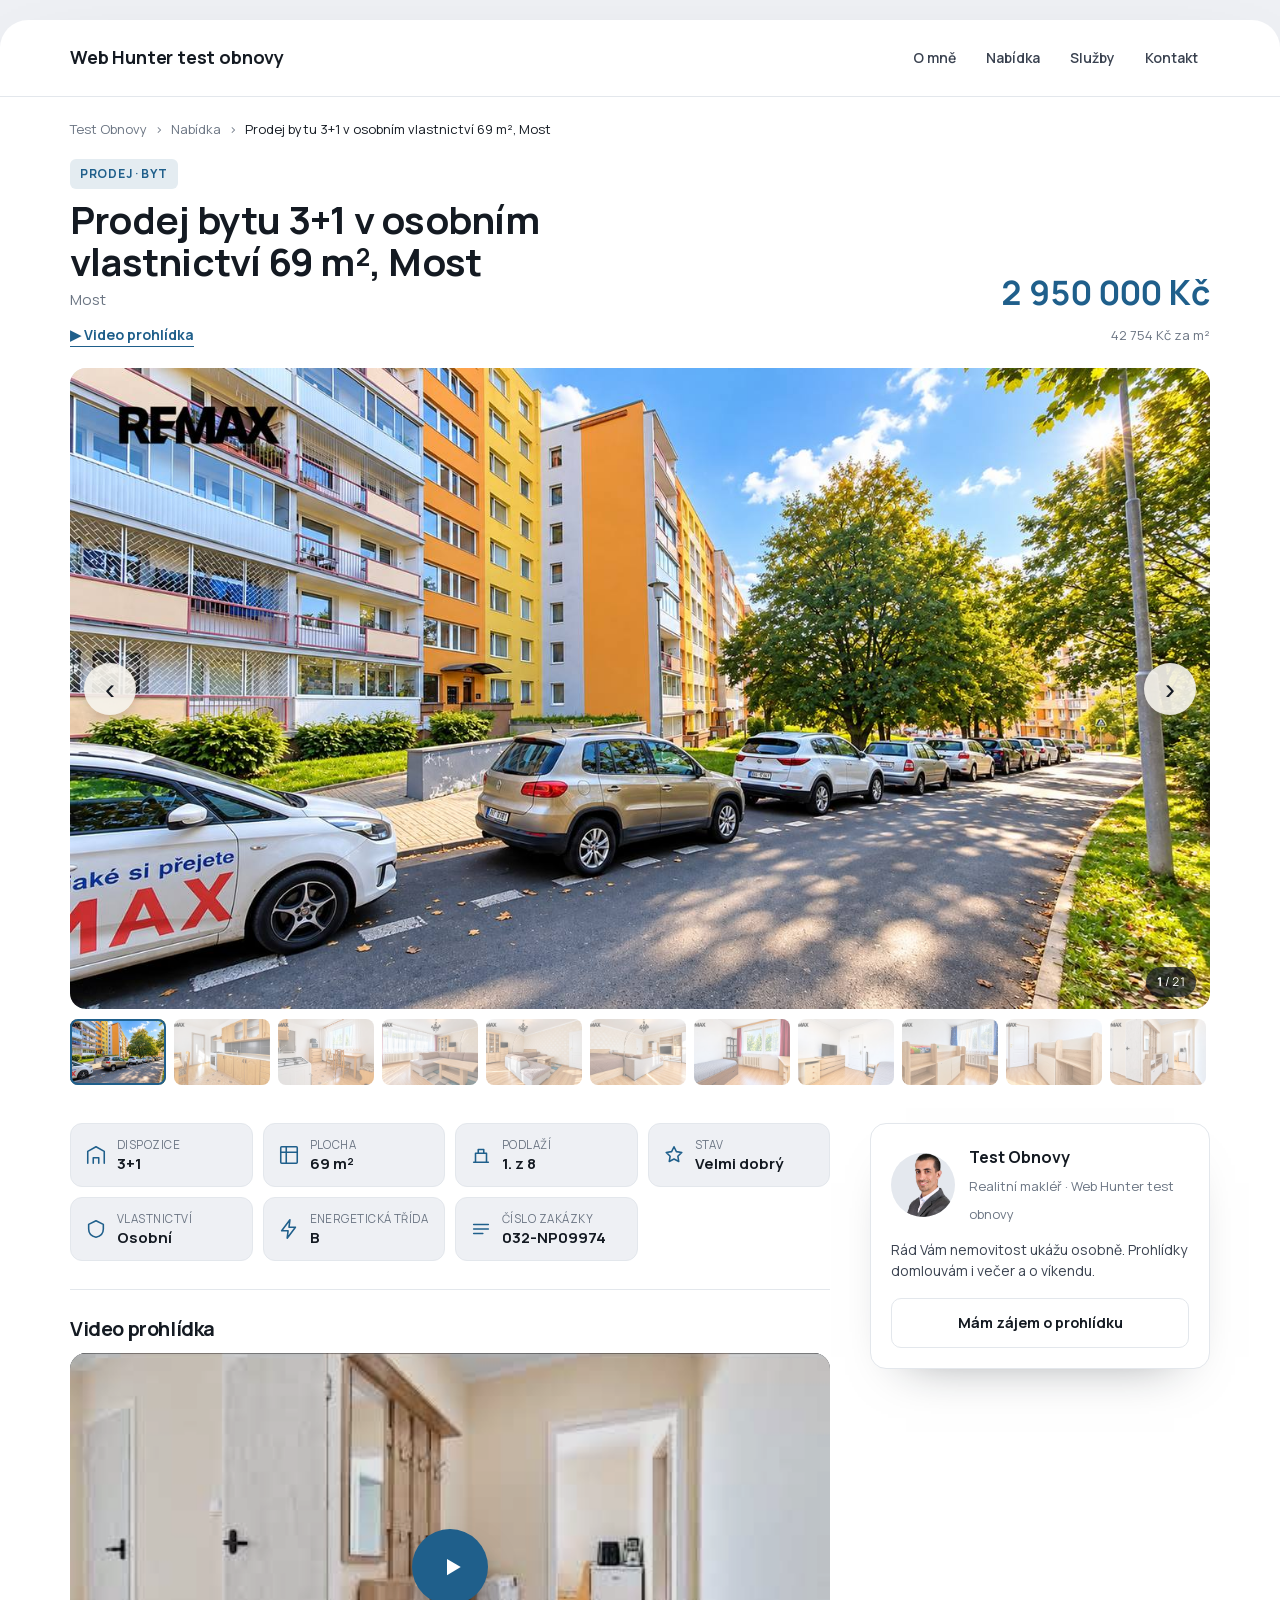
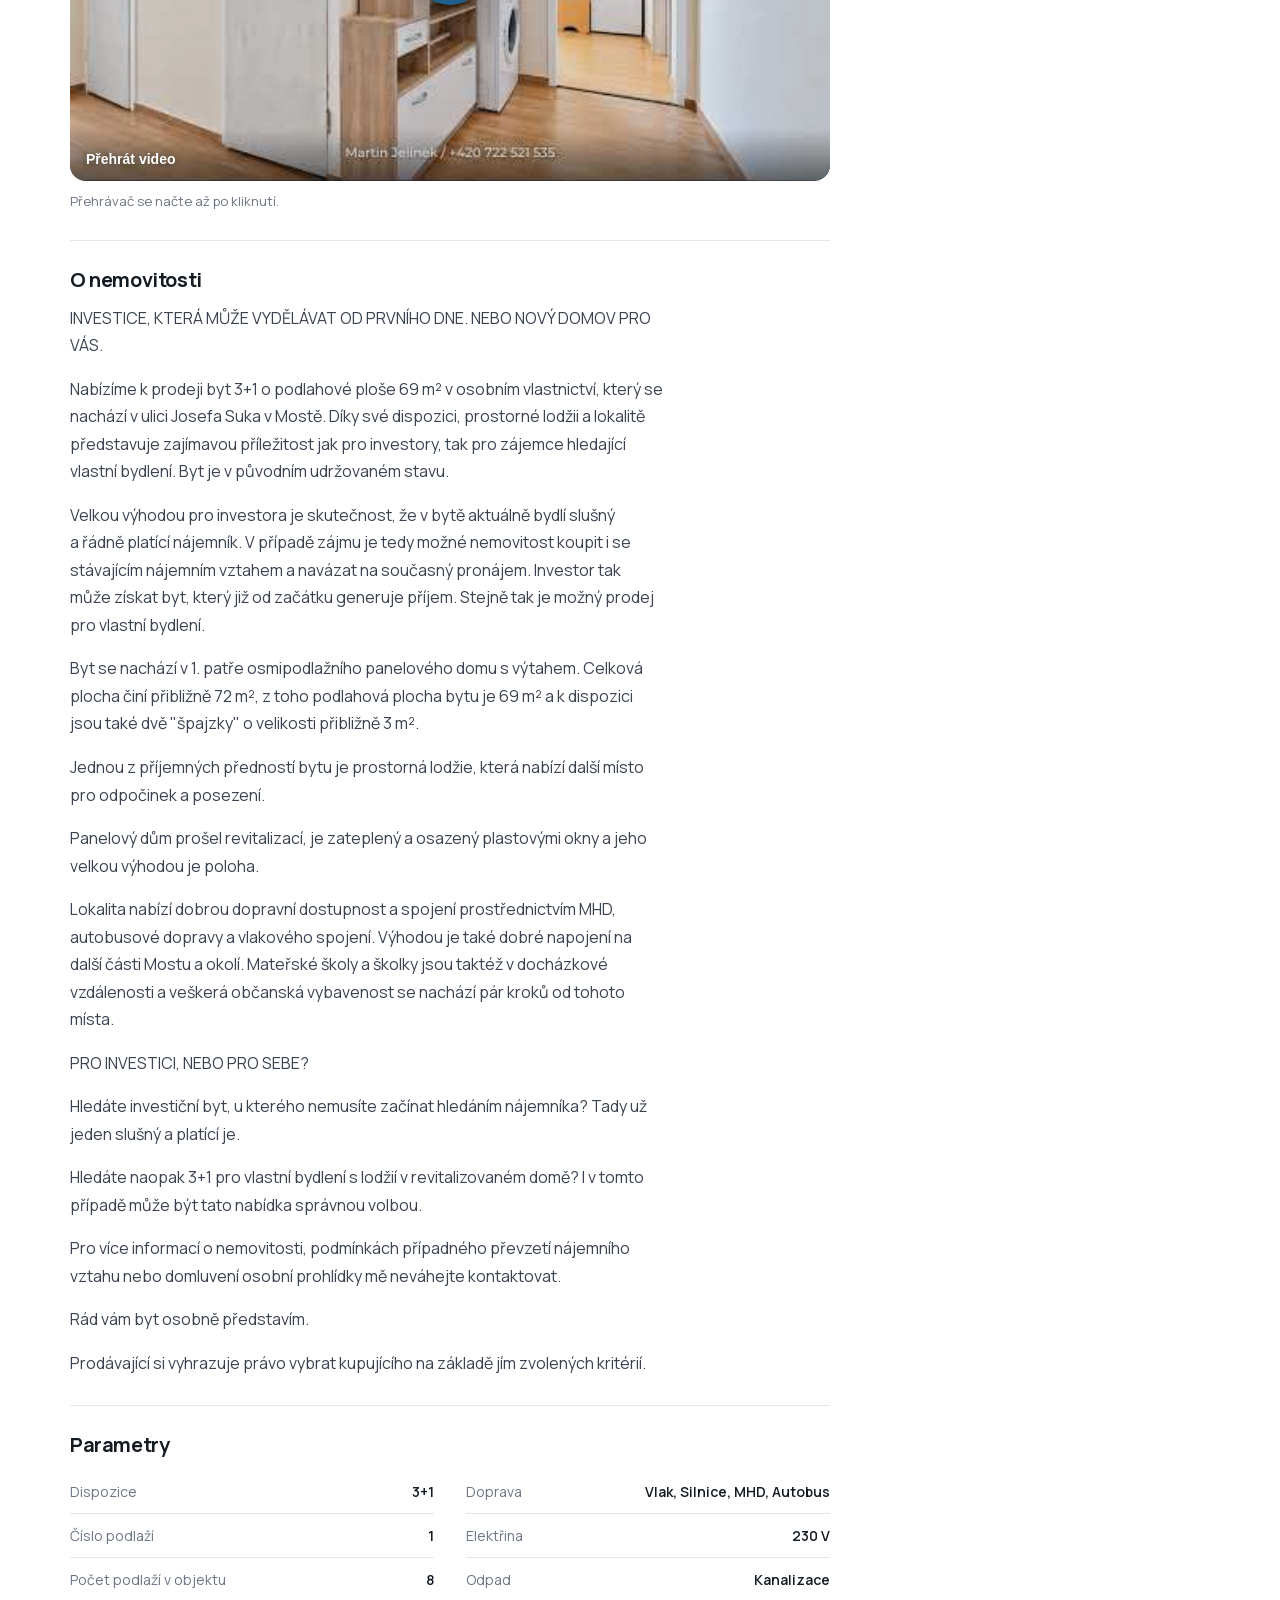
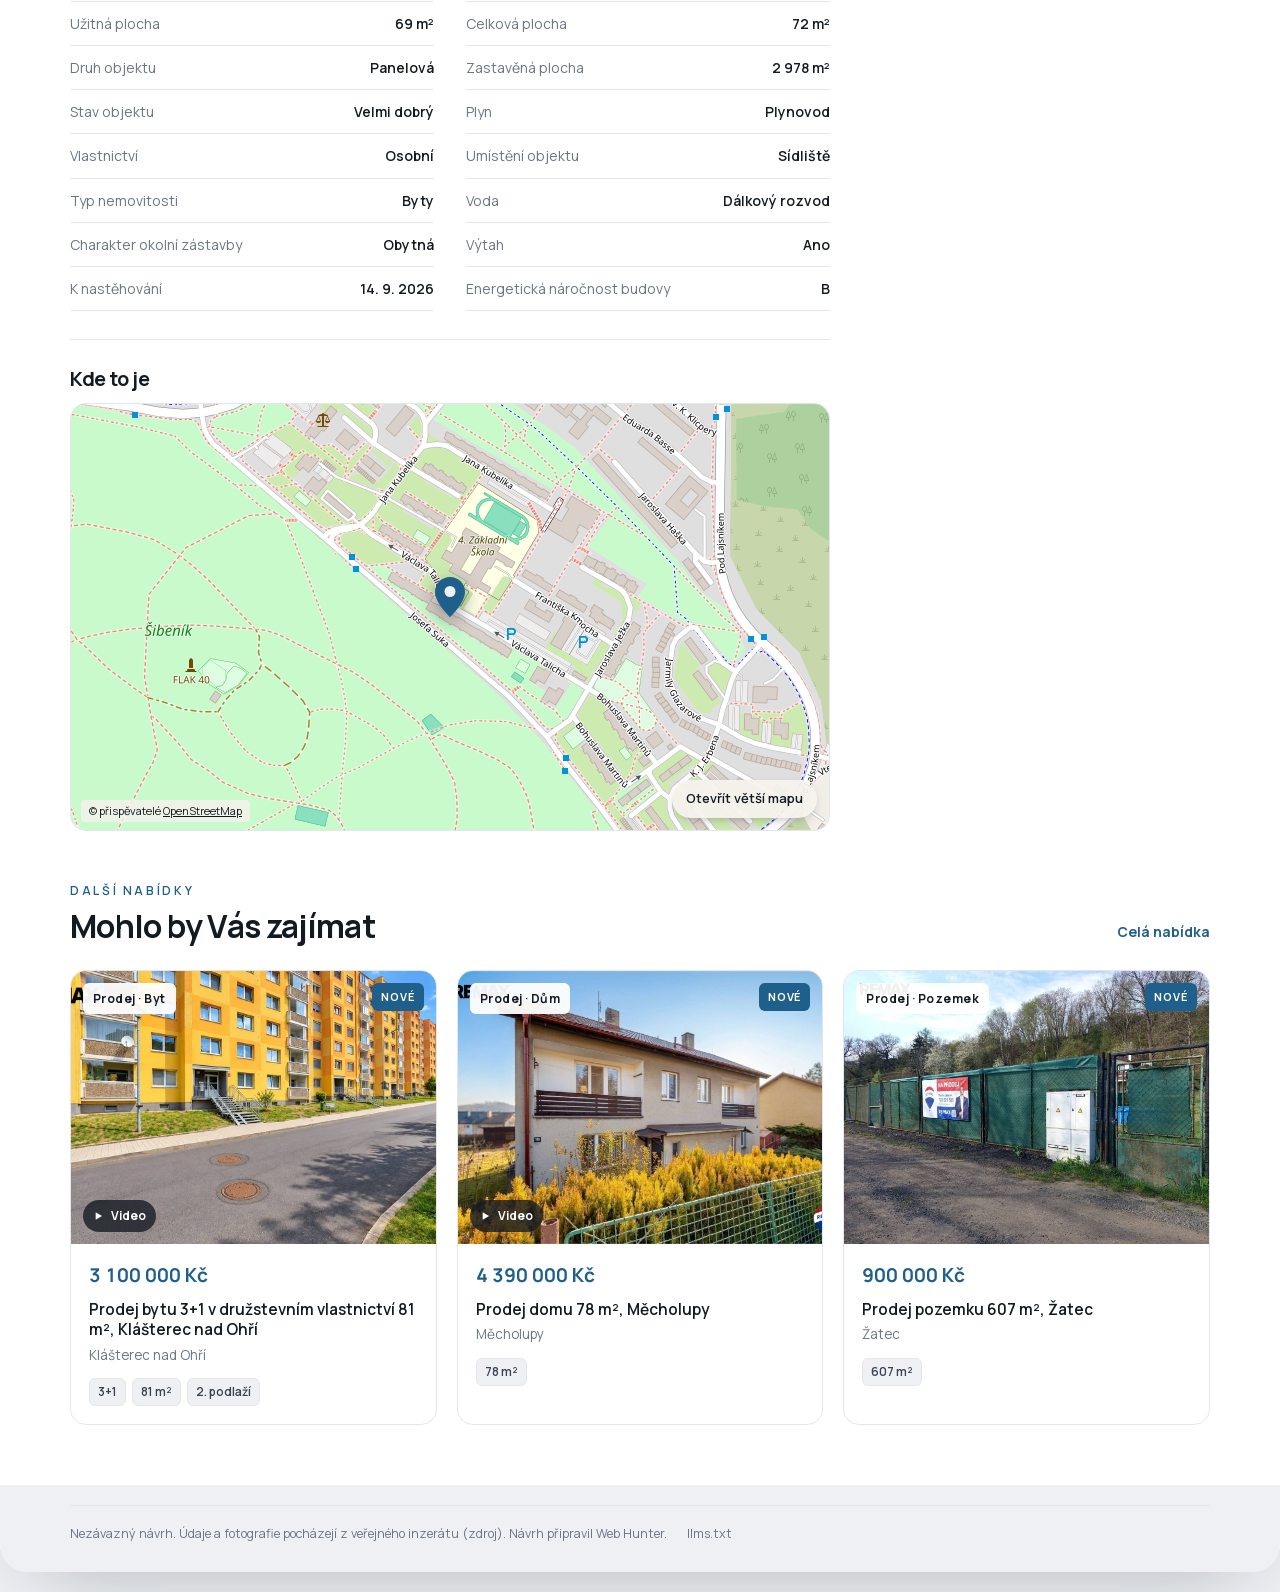
<file: prodej-bytu-3-1-v-osobnim-vlastnictvi-69-m2-most-448025/index.html>
<!doctype html>
<html lang="cs"><head>
<meta charset="utf-8">
<meta name="viewport" content="width=device-width,initial-scale=1">
<title>Prodej bytu 3+1 v osobním vlastnictví 69 m², Most | Test Obnovy</title>
<meta name="description" content="INVESTICE, KTERÁ MŮŽE VYDĚLÁVAT OD PRVNÍHO DNE. NEBO NOVÝ DOMOV PRO VÁS.

Nabízíme k prodeji byt 3+1 o podlahové ploše 69 m² v osobním vlastnictví, který se n">
<meta property="og:title" content="Prodej bytu 3+1 v osobním vlastnictví 69 m², Most">
<meta property="og:description" content="INVESTICE, KTERÁ MŮŽE VYDĚLÁVAT OD PRVNÍHO DNE. NEBO NOVÝ DOMOV PRO VÁS.

Nabízíme k prodeji byt 3+1 o podlahové ploše 69 m² v osobním vlastnictví, který se n">
<meta property="og:type" content="website">
<meta property="og:locale" content="cs_CZ">
<meta property="og:image" content="../assets/n/448025/00.jpg">
<meta property="og:image:alt" content="Prodej bytu 3+1 v osobním vlastnictví 69 m², Most">
<meta name="twitter:card" content="summary_large_image">
<meta name="twitter:title" content="Prodej bytu 3+1 v osobním vlastnictví 69 m², Most">
<meta name="twitter:description" content="INVESTICE, KTERÁ MŮŽE VYDĚLÁVAT OD PRVNÍHO DNE. NEBO NOVÝ DOMOV PRO VÁS.

Nabízíme k prodeji byt 3+1 o podlahové ploše 69 m² v osobním vlastnictví, který se n">
<link rel="canonical" href="https://ivoskonarik-del.github.io/makler-test-obnova/prodej-bytu-3-1-v-osobnim-vlastnictvi-69-m2-most-448025/">
<meta property="og:url" content="https://ivoskonarik-del.github.io/makler-test-obnova/prodej-bytu-3-1-v-osobnim-vlastnictvi-69-m2-most-448025/">
<meta name="robots" content="noindex">
<script type="application/ld+json">{"@context":"https://schema.org","@graph":[{"@type":"Apartment","@id":"https://ivoskonarik-del.github.io/makler-test-obnova/prodej-bytu-3-1-v-osobnim-vlastnictvi-69-m2-most-448025/#nemovitost","name":"Prodej bytu 3+1 v osobním vlastnictví 69 m², Most","address":{"@type":"PostalAddress","addressCountry":"CZ","streetAddress":"Josefa Suka","addressLocality":"Most","addressRegion":"Ústecký kraj"},"description":"INVESTICE, KTERÁ MŮŽE VYDĚLÁVAT OD PRVNÍHO DNE. NEBO NOVÝ DOMOV PRO VÁS.\n\nNabízíme k prodeji byt 3+1 o podlahové ploše 69 m² v osobním vlastnictví, který se n","photo":["../assets/n/448025/00.jpg","../assets/n/448025/01.jpg","../assets/n/448025/02.jpg","../assets/n/448025/03.jpg","../assets/n/448025/04.jpg","../assets/n/448025/05.jpg","../assets/n/448025/06.jpg","../assets/n/448025/07.jpg","../assets/n/448025/08.jpg","../assets/n/448025/09.jpg","../assets/n/448025/10.jpg","../assets/n/448025/11.jpg"],"floorSize":{"@type":"QuantitativeValue","value":69.0,"unitCode":"MTK"},"numberOfRooms":3,"floorLevel":"1","geo":{"@type":"GeoCoordinates","latitude":50.50266666666667,"longitude":13.65638888888889},"additionalProperty":[{"@type":"PropertyValue","name":"Dispozice","value":"3+1"},{"@type":"PropertyValue","name":"Stav objektu","value":"Velmi dobrý"},{"@type":"PropertyValue","name":"Vlastnictví","value":"Osobní"},{"@type":"PropertyValue","name":"Energetická náročnost","value":"B"},{"@type":"PropertyValue","name":"Typ budovy","value":"Panelová"}],"offers":{"@type":"Offer","price":2950000,"priceCurrency":"CZK","availability":"https://schema.org/InStock","businessFunction":"http://purl.org/goodrelations/v1#Sell","url":"https://ivoskonarik-del.github.io/makler-test-obnova/prodej-bytu-3-1-v-osobnim-vlastnictvi-69-m2-most-448025/","seller":{"@id":"https://ivoskonarik-del.github.io/makler-test-obnova/prodej-bytu-3-1-v-osobnim-vlastnictvi-69-m2-most-448025/#kancelar"}}},{"@type":"RealEstateAgent","@id":"https://ivoskonarik-del.github.io/makler-test-obnova/prodej-bytu-3-1-v-osobnim-vlastnictvi-69-m2-most-448025/#kancelar","name":"Web Hunter test obnovy"},{"@type":"Person","@id":"https://ivoskonarik-del.github.io/makler-test-obnova/prodej-bytu-3-1-v-osobnim-vlastnictvi-69-m2-most-448025/#makler","name":"Test Obnovy","jobTitle":"realitní makléř","email":"obnova-test@webhunter.cz","worksFor":{"@id":"https://ivoskonarik-del.github.io/makler-test-obnova/prodej-bytu-3-1-v-osobnim-vlastnictvi-69-m2-most-448025/#kancelar"}},{"@type":"RealEstateListing","name":"Prodej bytu 3+1 v osobním vlastnictví 69 m², Most","mainEntity":{"@id":"https://ivoskonarik-del.github.io/makler-test-obnova/prodej-bytu-3-1-v-osobnim-vlastnictvi-69-m2-most-448025/#nemovitost"},"inLanguage":"cs-CZ","url":"https://ivoskonarik-del.github.io/makler-test-obnova/prodej-bytu-3-1-v-osobnim-vlastnictvi-69-m2-most-448025/","description":"INVESTICE, KTERÁ MŮŽE VYDĚLÁVAT OD PRVNÍHO DNE. NEBO NOVÝ DOMOV PRO VÁS.\n\nNabízíme k prodeji byt 3+1 o podlahové ploše 69 m² v osobním vlastnictví, který se n","primaryImageOfPage":"../assets/n/448025/00.jpg","datePosted":"2026-10-05"}]}</script>
<link rel="preload" href="../assets/fonts/Manrope-latin-ext.woff2" as="font" type="font/woff2" crossorigin>
<link rel="stylesheet" href="../assets/style.css">
<link rel="stylesheet" href="../assets/makler.css">
<style>:root{--accent:#1f5f8b;--accent-deep:#0e2c40}</style>
</head><body class="mk mk-detail">
<div class="mk-page">
<header class="mk-top mk-top--svetla"><div class="mk-in mk-top__in">
  <a class="mk-logo" href="../" aria-label="Web Hunter test obnovy"><span>Web Hunter test obnovy</span></a>
  <nav class="mk-nav" aria-label="Hlavní">
    <a href="../#o-mne">O mně</a><a href="../#nabidka">Nabídka</a><a href="../#sluzby">Služby</a><a href="../#kontakt">Kontakt</a>
  </nav>
  
</div></header>

<main class="mk-in dt">
<nav class="dt-drobky" aria-label="Kde jste"><a href="../">Test Obnovy</a><span>›</span><a href="../#nabidka">Nabídka</a><span>›</span><em>Prodej bytu 3+1 v osobním vlastnictví 69 m², Most</em></nav>
<div class="dt-hlava">
  <div><span class="dt-stitek">Prodej · Byt</span><h1>Prodej bytu 3+1 v osobním vlastnictví 69 m², Most</h1><p class="dt-misto">Most</p><a class="dt-video-odkaz" href="#video">▶ Video prohlídka</a></div>
  <div class="dt-cena"><b>2 950 000 Kč</b><span>42 754 Kč za m²</span></div>
</div>
<div class="dt-galerie">
<div class="show" id="show"><div class="show__stage"><figure class="slide is-on" data-s="0"><img src="../assets/n/448025/00.jpg" alt="Prodej bytu 3+1 v osobním vlastnictví 69 m², Most, fotografie 1" fetchpriority=high decoding="async"></figure><figure class="slide" data-s="1"><img src="../assets/n/448025/01.jpg" alt="Prodej bytu 3+1 v osobním vlastnictví 69 m², Most, fotografie 2" loading=lazy decoding="async"></figure><figure class="slide" data-s="2"><img src="../assets/n/448025/02.jpg" alt="Prodej bytu 3+1 v osobním vlastnictví 69 m², Most, fotografie 3" loading=lazy decoding="async"></figure><figure class="slide" data-s="3"><img src="../assets/n/448025/03.jpg" alt="Prodej bytu 3+1 v osobním vlastnictví 69 m², Most, fotografie 4" loading=lazy decoding="async"></figure><figure class="slide" data-s="4"><img src="../assets/n/448025/04.jpg" alt="Prodej bytu 3+1 v osobním vlastnictví 69 m², Most, fotografie 5" loading=lazy decoding="async"></figure><figure class="slide" data-s="5"><img src="../assets/n/448025/05.jpg" alt="Prodej bytu 3+1 v osobním vlastnictví 69 m², Most, fotografie 6" loading=lazy decoding="async"></figure><figure class="slide" data-s="6"><img src="../assets/n/448025/06.jpg" alt="Prodej bytu 3+1 v osobním vlastnictví 69 m², Most, fotografie 7" loading=lazy decoding="async"></figure><figure class="slide" data-s="7"><img src="../assets/n/448025/07.jpg" alt="Prodej bytu 3+1 v osobním vlastnictví 69 m², Most, fotografie 8" loading=lazy decoding="async"></figure><figure class="slide" data-s="8"><img src="../assets/n/448025/08.jpg" alt="Prodej bytu 3+1 v osobním vlastnictví 69 m², Most, fotografie 9" loading=lazy decoding="async"></figure><figure class="slide" data-s="9"><img src="../assets/n/448025/09.jpg" alt="Prodej bytu 3+1 v osobním vlastnictví 69 m², Most, fotografie 10" loading=lazy decoding="async"></figure><figure class="slide" data-s="10"><img src="../assets/n/448025/10.jpg" alt="Prodej bytu 3+1 v osobním vlastnictví 69 m², Most, fotografie 11" loading=lazy decoding="async"></figure><figure class="slide" data-s="11"><img src="../assets/n/448025/11.jpg" alt="Prodej bytu 3+1 v osobním vlastnictví 69 m², Most, fotografie 12" loading=lazy decoding="async"></figure><figure class="slide" data-s="12"><img src="../assets/n/448025/12.jpg" alt="Prodej bytu 3+1 v osobním vlastnictví 69 m², Most, fotografie 13" loading=lazy decoding="async"></figure><figure class="slide" data-s="13"><img src="../assets/n/448025/13.jpg" alt="Prodej bytu 3+1 v osobním vlastnictví 69 m², Most, fotografie 14" loading=lazy decoding="async"></figure><figure class="slide" data-s="14"><img src="../assets/n/448025/14.jpg" alt="Prodej bytu 3+1 v osobním vlastnictví 69 m², Most, fotografie 15" loading=lazy decoding="async"></figure><figure class="slide" data-s="15"><img src="../assets/n/448025/15.jpg" alt="Prodej bytu 3+1 v osobním vlastnictví 69 m², Most, fotografie 16" loading=lazy decoding="async"></figure><figure class="slide" data-s="16"><img src="../assets/n/448025/16.jpg" alt="Prodej bytu 3+1 v osobním vlastnictví 69 m², Most, fotografie 17" loading=lazy decoding="async"></figure><figure class="slide" data-s="17"><img src="../assets/n/448025/17.jpg" alt="Prodej bytu 3+1 v osobním vlastnictví 69 m², Most, fotografie 18" loading=lazy decoding="async"></figure><figure class="slide" data-s="18"><img src="../assets/n/448025/18.jpg" alt="Prodej bytu 3+1 v osobním vlastnictví 69 m², Most, fotografie 19" loading=lazy decoding="async"></figure><figure class="slide" data-s="19"><img src="../assets/n/448025/19.jpg" alt="Prodej bytu 3+1 v osobním vlastnictví 69 m², Most, fotografie 20" loading=lazy decoding="async"></figure><figure class="slide" data-s="20"><img src="../assets/n/448025/20.jpg" alt="Prodej bytu 3+1 v osobním vlastnictví 69 m², Most, fotografie 21" loading=lazy decoding="async"></figure></div>
  <button class="show__nav show__prev" type="button" aria-label="Předchozí fotografie">&lsaquo;</button>
  <button class="show__nav show__next" type="button" aria-label="Další fotografie">&rsaquo;</button>
  <span class="dt-galerie__pocet"><b id="slide-now">1</b> / 21</span></div>
<div class="thumbs"><button type="button" class="thumb is-on" data-t="0" aria-label="Fotografie 1"><img src="../assets/n/448025/00_m.jpg" alt="" loading="lazy"></button><button type="button" class="thumb" data-t="1" aria-label="Fotografie 2"><img src="../assets/n/448025/01_m.jpg" alt="" loading="lazy"></button><button type="button" class="thumb" data-t="2" aria-label="Fotografie 3"><img src="../assets/n/448025/02_m.jpg" alt="" loading="lazy"></button><button type="button" class="thumb" data-t="3" aria-label="Fotografie 4"><img src="../assets/n/448025/03_m.jpg" alt="" loading="lazy"></button><button type="button" class="thumb" data-t="4" aria-label="Fotografie 5"><img src="../assets/n/448025/04_m.jpg" alt="" loading="lazy"></button><button type="button" class="thumb" data-t="5" aria-label="Fotografie 6"><img src="../assets/n/448025/05_m.jpg" alt="" loading="lazy"></button><button type="button" class="thumb" data-t="6" aria-label="Fotografie 7"><img src="../assets/n/448025/06_m.jpg" alt="" loading="lazy"></button><button type="button" class="thumb" data-t="7" aria-label="Fotografie 8"><img src="../assets/n/448025/07_m.jpg" alt="" loading="lazy"></button><button type="button" class="thumb" data-t="8" aria-label="Fotografie 9"><img src="../assets/n/448025/08_m.jpg" alt="" loading="lazy"></button><button type="button" class="thumb" data-t="9" aria-label="Fotografie 10"><img src="../assets/n/448025/09_m.jpg" alt="" loading="lazy"></button><button type="button" class="thumb" data-t="10" aria-label="Fotografie 11"><img src="../assets/n/448025/10_m.jpg" alt="" loading="lazy"></button><button type="button" class="thumb" data-t="11" aria-label="Fotografie 12"><img src="../assets/n/448025/11_m.jpg" alt="" loading="lazy"></button><button type="button" class="thumb" data-t="12" aria-label="Fotografie 13"><img src="../assets/n/448025/12_m.jpg" alt="" loading="lazy"></button><button type="button" class="thumb" data-t="13" aria-label="Fotografie 14"><img src="../assets/n/448025/13_m.jpg" alt="" loading="lazy"></button><button type="button" class="thumb" data-t="14" aria-label="Fotografie 15"><img src="../assets/n/448025/14_m.jpg" alt="" loading="lazy"></button><button type="button" class="thumb" data-t="15" aria-label="Fotografie 16"><img src="../assets/n/448025/15_m.jpg" alt="" loading="lazy"></button><button type="button" class="thumb" data-t="16" aria-label="Fotografie 17"><img src="../assets/n/448025/16_m.jpg" alt="" loading="lazy"></button><button type="button" class="thumb" data-t="17" aria-label="Fotografie 18"><img src="../assets/n/448025/17_m.jpg" alt="" loading="lazy"></button><button type="button" class="thumb" data-t="18" aria-label="Fotografie 19"><img src="../assets/n/448025/18_m.jpg" alt="" loading="lazy"></button><button type="button" class="thumb" data-t="19" aria-label="Fotografie 20"><img src="../assets/n/448025/19_m.jpg" alt="" loading="lazy"></button><button type="button" class="thumb" data-t="20" aria-label="Fotografie 21"><img src="../assets/n/448025/20_m.jpg" alt="" loading="lazy"></button></div></div>
<div class="dt-grid">
  <div class="dt-obsah">
    <ul class="dt-fakta"><li><svg viewBox="0 0 24 24" aria-hidden="true"><path d="M3 21V8l9-5 9 5v13"/><path d="M9 21v-6h6v6"/></svg><span>Dispozice</span><b>3+1</b></li><li><svg viewBox="0 0 24 24" aria-hidden="true"><rect x="3" y="3" width="18" height="18" rx="1"/><path d="M3 9h18M9 3v18"/></svg><span>Plocha</span><b>69 m²</b></li><li><svg viewBox="0 0 24 24" aria-hidden="true"><path d="M4 20h16M6 20V10h12v10M9 10V6h6v4"/></svg><span>Podlaží</span><b>1. z 8</b></li><li><svg viewBox="0 0 24 24" aria-hidden="true"><path d="M12 3l2.6 5.3 5.9.9-4.3 4.1 1 5.8L12 16.4 6.8 19.1l1-5.8L3.5 9.2l5.9-.9z"/></svg><span>Stav</span><b>Velmi dobrý</b></li><li><svg viewBox="0 0 24 24" aria-hidden="true"><path d="M12 3 4 7v5c0 5 3.5 8 8 9 4.5-1 8-4 8-9V7z"/></svg><span>Vlastnictví</span><b>Osobní</b></li><li><svg viewBox="0 0 24 24" aria-hidden="true"><path d="M13 2 4 14h7l-1 8 9-12h-7z"/></svg><span>Energetická třída</span><b>B</b></li><li><svg viewBox="0 0 24 24" aria-hidden="true"><path d="M4 7h16M4 12h16M4 17h10"/></svg><span>Číslo zakázky</span><b>032-NP09974</b></li></ul>
    <section class="dt-sekce" id="video"><h2>Video prohlídka</h2><div class="dt-prohlidky"><button type="button" class="dt-video" data-yt="JV2_e44z1EM" aria-label="Přehrát video: Prodej bytu 3+1 v osobním vlastnictví 69 m², Most"><img src="foto/01.jpg" alt="" loading="lazy" decoding="async"><span class="dt-video__play"><svg viewBox="0 0 24 24" aria-hidden="true"><path d="M8 5.5v13l11-6.5z"/></svg></span><span class="dt-video__popis">Přehrát video</span></button></div><p class="dt-prohlidky__pozn">Přehrávač se načte až po kliknutí.</p></section>
    <section class="dt-sekce" id="popis"><h2>O nemovitosti</h2><div class="dt-prose"><p>INVESTICE, KTERÁ MŮŽE VYDĚLÁVAT OD PRVNÍHO DNE. NEBO NOVÝ DOMOV PRO VÁS.</p><p>Nabízíme k prodeji byt 3+1 o podlahové ploše 69 m² v osobním vlastnictví, který se nachází v ulici Josefa Suka v Mostě. Díky své dispozici, prostorné lodžii a lokalitě představuje zajímavou příležitost jak pro investory, tak pro zájemce hledající vlastní bydlení. Byt je v původním udržovaném stavu.</p><p>Velkou výhodou pro investora je skutečnost, že v bytě aktuálně bydlí slušný a řádně platící nájemník. V případě zájmu je tedy možné nemovitost koupit i se stávajícím nájemním vztahem a navázat na současný pronájem. Investor tak může získat byt, který již od začátku generuje příjem. Stejně tak je možný prodej pro vlastní bydlení.</p><p>Byt se nachází v 1. patře osmipodlažního panelového domu s výtahem. Celková plocha činí přibližně 72 m², z toho podlahová plocha bytu je 69 m² a k dispozici jsou také dvě &quot;špajzky&quot; o velikosti přibližně 3 m².</p><p>Jednou z příjemných předností bytu je prostorná lodžie, která nabízí další místo pro odpočinek a posezení.</p><p>Panelový dům prošel revitalizací, je zateplený a osazený plastovými okny a jeho velkou výhodou je poloha.</p><p>Lokalita nabízí dobrou dopravní dostupnost a spojení prostřednictvím MHD, autobusové dopravy a vlakového spojení. Výhodou je také dobré napojení na další části Mostu a okolí. Mateřské školy a školky jsou taktéž v docházkové vzdálenosti a veškerá občanská vybavenost se nachází pár kroků od tohoto místa.</p><p>PRO INVESTICI, NEBO PRO SEBE?</p><p>Hledáte investiční byt, u kterého nemusíte začínat hledáním nájemníka? Tady už jeden slušný a platící je.</p><p>Hledáte naopak 3+1 pro vlastní bydlení s lodžií v revitalizovaném domě? I v tomto případě může být tato nabídka správnou volbou.</p><p>Pro více informací o nemovitosti, podmínkách případného převzetí nájemního vztahu nebo domluvení osobní prohlídky mě neváhejte kontaktovat.</p><p>Rád vám byt osobně představím.</p><p>Prodávající si vyhrazuje právo vybrat kupujícího na základě jím zvolených kritérií.</p></div></section>
    <section class="dt-sekce" id="parametry"><h2>Parametry</h2><dl class="dt-params"><div><dt>Dispozice</dt><dd>3+1</dd></div><div><dt>Číslo podlaží</dt><dd>1</dd></div><div><dt>Počet podlaží v objektu</dt><dd>8</dd></div><div><dt>Užitná plocha</dt><dd>69 m²</dd></div><div><dt>Druh objektu</dt><dd>Panelová</dd></div><div><dt>Stav objektu</dt><dd>Velmi dobrý</dd></div><div><dt>Vlastnictví</dt><dd>Osobní</dd></div><div><dt>Typ nemovitosti</dt><dd>Byty</dd></div><div><dt>Charakter okolní zástavby</dt><dd>Obytná</dd></div><div><dt>K nastěhování</dt><dd>14. 9. 2026</dd></div><div><dt>Doprava</dt><dd>Vlak, Silnice, MHD, Autobus</dd></div><div><dt>Elektřina</dt><dd>230 V</dd></div><div><dt>Odpad</dt><dd>Kanalizace</dd></div><div><dt>Celková plocha</dt><dd>72 m²</dd></div><div><dt>Zastavěná plocha</dt><dd>2 978 m²</dd></div><div><dt>Plyn</dt><dd>Plynovod</dd></div><div><dt>Umístění objektu</dt><dd>Sídliště</dd></div><div><dt>Voda</dt><dd>Dálkový rozvod</dd></div><div><dt>Výtah</dt><dd>Ano</dd></div><div><dt>Energetická náročnost budovy</dt><dd>B</dd></div></dl></section>
    <section class="dt-sekce" id="mapa"><h2>Kde to je</h2><div class="map" data-map>
  <div class="map__tiles" style="grid-template-columns:repeat(7,256px);
       transform:translate(-786px,-532px)"><img data-src="foto/02.png" alt="" decoding="async"><img data-src="foto/03.png" alt="" decoding="async"><img data-src="foto/04.png" alt="" decoding="async"><img data-src="foto/05.png" alt="" decoding="async"><img data-src="foto/06.png" alt="" decoding="async"><img data-src="foto/07.png" alt="" decoding="async"><img data-src="foto/08.png" alt="" decoding="async"><img data-src="foto/09.png" alt="" decoding="async"><img data-src="foto/10.png" alt="" decoding="async"><img data-src="foto/11.png" alt="" decoding="async"><img data-src="foto/12.png" alt="" decoding="async"><img data-src="foto/13.png" alt="" decoding="async"><img data-src="foto/14.png" alt="" decoding="async"><img data-src="foto/15.png" alt="" decoding="async"><img data-src="foto/16.png" alt="" decoding="async"><img data-src="foto/17.png" alt="" decoding="async"><img data-src="foto/18.png" alt="" decoding="async"><img data-src="foto/19.png" alt="" decoding="async"><img data-src="foto/20.png" alt="" decoding="async"><img data-src="foto/21.png" alt="" decoding="async"><img data-src="foto/22.png" alt="" decoding="async"><img data-src="foto/23.png" alt="" decoding="async"><img data-src="foto/24.png" alt="" decoding="async"><img data-src="foto/25.png" alt="" decoding="async"><img data-src="foto/26.png" alt="" decoding="async"><img data-src="foto/27.png" alt="" decoding="async"><img data-src="foto/28.png" alt="" decoding="async"><img data-src="foto/29.png" alt="" decoding="async"><img data-src="foto/30.png" alt="" decoding="async"><img data-src="foto/31.png" alt="" decoding="async"><img data-src="foto/32.png" alt="" decoding="async"><img data-src="foto/33.png" alt="" decoding="async"><img data-src="foto/34.png" alt="" decoding="async"><img data-src="foto/35.png" alt="" decoding="async"><img data-src="foto/36.png" alt="" decoding="async"></div>
  <div class="map__pin">
    <svg viewBox="0 0 24 32" aria-hidden="true"><path d="M12 0C5.4 0 0 5.3 0 11.9 0 20.6 12 32 12 32s12-11.4 12-20.1C24 5.3 18.6 0 12 0z"/><circle cx="12" cy="11.6" r="4.4"/></svg>
  </div>
  <a class="map__out" href="https://www.openstreetmap.org/?mlat=50.50266666666667&amp;mlon=13.65638888888889#map=17/50.50266666666667/13.65638888888889" target="_blank" rel="noopener">Otevřít větší mapu</a>
  <p class="map__credit">© přispěvatelé <a href="https://www.openstreetmap.org/copyright"
     target="_blank" rel="noopener">OpenStreetMap</a></p>
</div></section>
  </div>
  <aside class="dt-bok"><div class="dt-makler">
  <div class="dt-makler__hlava"><img class="dt-makler__foto" src="../assets/osoba.webp" alt=""><div><b>Test Obnovy</b><span>Realitní makléř · Web Hunter test obnovy</span></div></div>
  <p class="dt-makler__pozn">Rád Vám nemovitost ukážu osobně. Prohlídky domlouvám i večer a o víkendu.</p>
  <div class="dt-makler__tl"><a class="dt-btn" href="mailto:obnova-test@webhunter.cz?subject=Dotaz k nemovitosti: Prodej bytu 3+1 v osobním vlastnictví 69 m², Most">Mám zájem o prohlídku</a></div>
  
</div></aside>
</div>
<section class="dt-dalsi rv"><div class="mk-sec-h"><div><span class="eyebrow">Další nabídky</span>
  <h2>Mohlo by Vás zajímat</h2></div><a class="dt-vse" href="../#nabidka">Celá nabídka</a></div>
  <div class="mk-mriz"><a class="mk-karta" href="../prodej-bytu-3-1-v-druzstevnim-vlastnictvi-81-m2-kl-448034/" data-typ="byt" data-tr="prodej" data-cena="3100000" data-datum="2026-10-05" data-poradi="0" data-stav="0" data-text="prodej bytu 3+1 v družstevním vlastnictví 81 m², klášterec nad ohří klášterec nad ohří">
  <span class="mk-karta__foto"><img src="../assets/n/448034/00.jpg" alt="Prodej bytu 3+1 v družstevním vlastnictví 81 m², Klášterec nad Ohří" loading="lazy" decoding="async"><span class="mk-karta__stitek">Prodej · Byt</span><span class="mk-karta__nove">Nové</span><span class="mk-karta__video"><svg viewBox="0 0 24 24" aria-hidden="true"><path d="M8 5.5v13l11-6.5z" fill="currentColor" stroke="none"/></svg>Video</span></span>
  <span class="mk-karta__telo"><span class="mk-karta__cena">3 100 000 Kč</span><b>Prodej bytu 3+1 v družstevním vlastnictví 81 m², Klášterec nad Ohří</b>
    <span class="mk-karta__misto">Klášterec nad Ohří</span>
    <span class="mk-karta__chipy"><span>3+1</span><span>81 m²</span><span>2. podlaží</span></span></span>
</a><a class="mk-karta" href="../prodej-domu-78-m2-mecholupy-433536/" data-typ="dum" data-tr="prodej" data-cena="4390000" data-datum="2026-10-05" data-poradi="1" data-stav="0" data-text="prodej domu 78 m², měcholupy měcholupy">
  <span class="mk-karta__foto"><img src="../assets/n/433536/00.jpg" alt="Prodej domu 78 m², Měcholupy" loading="lazy" decoding="async"><span class="mk-karta__stitek">Prodej · Dům</span><span class="mk-karta__nove">Nové</span><span class="mk-karta__video"><svg viewBox="0 0 24 24" aria-hidden="true"><path d="M8 5.5v13l11-6.5z" fill="currentColor" stroke="none"/></svg>Video</span></span>
  <span class="mk-karta__telo"><span class="mk-karta__cena">4 390 000 Kč</span><b>Prodej domu 78 m², Měcholupy</b>
    <span class="mk-karta__misto">Měcholupy</span>
    <span class="mk-karta__chipy"><span>78 m²</span></span></span>
</a><a class="mk-karta" href="../prodej-pozemku-607-m2-zatec-437051/" data-typ="pozemek" data-tr="prodej" data-cena="900000" data-datum="2026-10-05" data-poradi="2" data-stav="0" data-text="prodej pozemku 607 m², žatec žatec">
  <span class="mk-karta__foto"><img src="../assets/n/437051/00.jpg" alt="Prodej pozemku 607 m², Žatec" loading="lazy" decoding="async"><span class="mk-karta__stitek">Prodej · Pozemek</span><span class="mk-karta__nove">Nové</span></span>
  <span class="mk-karta__telo"><span class="mk-karta__cena">900 000 Kč</span><b>Prodej pozemku 607 m², Žatec</b>
    <span class="mk-karta__misto">Žatec</span>
    <span class="mk-karta__chipy"><span>607 m²</span></span></span>
</a></div></section>
</main>
<footer class="mk-pata mk-pata--detail"><div class="mk-in"><div class="mk-pata__dole"><span>Nezávazný návrh. Údaje a fotografie pocházejí z veřejného inzerátu (<a href="https://www.remax-czech.cz/reality/detail/448025/prodej-bytu-3-1-v-osobnim-vlastnictvi-69-m2-most" target="_blank" rel="noopener">zdroj</a>). Návrh připravil Web Hunter.</span><a href="../llms.txt">llms.txt</a></div></div></footer>
</div>
<script>
// Video a 3D prohlídka: přehrávač se vloží až na klik, ne při načtení stránky.
document.querySelectorAll('.media-plocha').forEach(function(b){
  b.addEventListener('click', function(){
    var f=document.createElement('iframe');
    f.src=b.dataset.embed;
    f.title=b.getAttribute('aria-label')||'Prohlídka';
    f.allow='accelerometer; autoplay; encrypted-media; gyroscope; fullscreen; xr-spatial-tracking';
    f.setAttribute('allowfullscreen','');
    f.loading='lazy';
    b.replaceWith(f);
    f.focus({preventScroll:true});
  });
});

// Lepicí lišta se ukáže, až hero odjede z obrazovky.
const hero=document.querySelector('.hero'),bar=document.querySelector('.bar');
if(hero&&bar)new IntersectionObserver(([e])=>bar.classList.toggle('on',!e.isIntersecting),
  {threshold:0.08}).observe(hero);

// Sekce se odhalují při scrollu, jednou.
const rv=new IntersectionObserver((es)=>es.forEach(e=>{if(e.isIntersecting){
  e.target.classList.add('in');rv.unobserve(e.target)}}),{threshold:0.12});
document.querySelectorAll('.rv').forEach(el=>rv.observe(el));

// Slideshow: šipky, klávesnice, tah prstem, klik na náhled.
const show=document.getElementById('show');
if(show){
  const slides=[...show.querySelectorAll('.slide')];
  const thumbs=[...document.querySelectorAll('.thumb')];
  const now=document.getElementById('slide-now');
  let i=0;
  const go=n=>{
    i=(n+slides.length)%slides.length;
    slides.forEach((s,k)=>s.classList.toggle('is-on',k===i));
    thumbs.forEach((t,k)=>{t.classList.toggle('is-on',k===i);
      if(k===i)t.scrollIntoView({block:'nearest',inline:'center',behavior:'smooth'})});
    if(now)now.textContent=i+1;
    // Sousední fotku předběžně načteme, ať další snímek neproblikne.
    const nx=slides[(i+1)%slides.length].querySelector('img');
    if(nx&&nx.loading==='lazy'){nx.loading='eager';}
  };
  show.querySelector('.show__prev').onclick=()=>go(i-1);
  show.querySelector('.show__next').onclick=()=>go(i+1);
  thumbs.forEach(t=>t.onclick=()=>go(+t.dataset.t));
  document.addEventListener('keydown',e=>{
    if(e.key==='ArrowLeft')go(i-1); if(e.key==='ArrowRight')go(i+1)});
  let x0=null;
  show.addEventListener('touchstart',e=>{x0=e.touches[0].clientX},{passive:true});
  show.addEventListener('touchend',e=>{
    if(x0===null)return; const dx=e.changedTouches[0].clientX-x0;
    if(Math.abs(dx)>45)go(dx<0?i+1:i-1); x0=null},{passive:true});
}

// Mapa se načte sama, ale až když na ni dojde scroll. Kdo se k ní nedostane,
// nestáhne ani dlaždici.
const map=document.querySelector('[data-map]');
if(map){
  const load=()=>{
    map.classList.add('is-on');
    map.querySelectorAll('.map__tiles img[data-src]').forEach(img=>{
      img.onload=()=>img.classList.add('is-on');
      img.src=img.dataset.src; img.removeAttribute('data-src');
    });
  };
  new IntersectionObserver((es,o)=>{if(es[0].isIntersecting){load();o.disconnect();}},
    {rootMargin:'400px'}).observe(map);
}

document.querySelectorAll('.dt-video').forEach(function(b){b.addEventListener('click',function(){
  var f=document.createElement('iframe');
  f.src=b.dataset.embed||('https://www.youtube-nocookie.com/embed/'+b.dataset.yt+'?autoplay=1&rel=0');
  f.title=b.getAttribute('aria-label');f.loading='lazy';
  f.allow='autoplay; encrypted-media; picture-in-picture; fullscreen; xr-spatial-tracking; gyroscope; accelerometer';
  f.allowFullscreen=true;f.className='dt-video__frame';b.replaceWith(f)})});
</script>
</body></html>
</file>
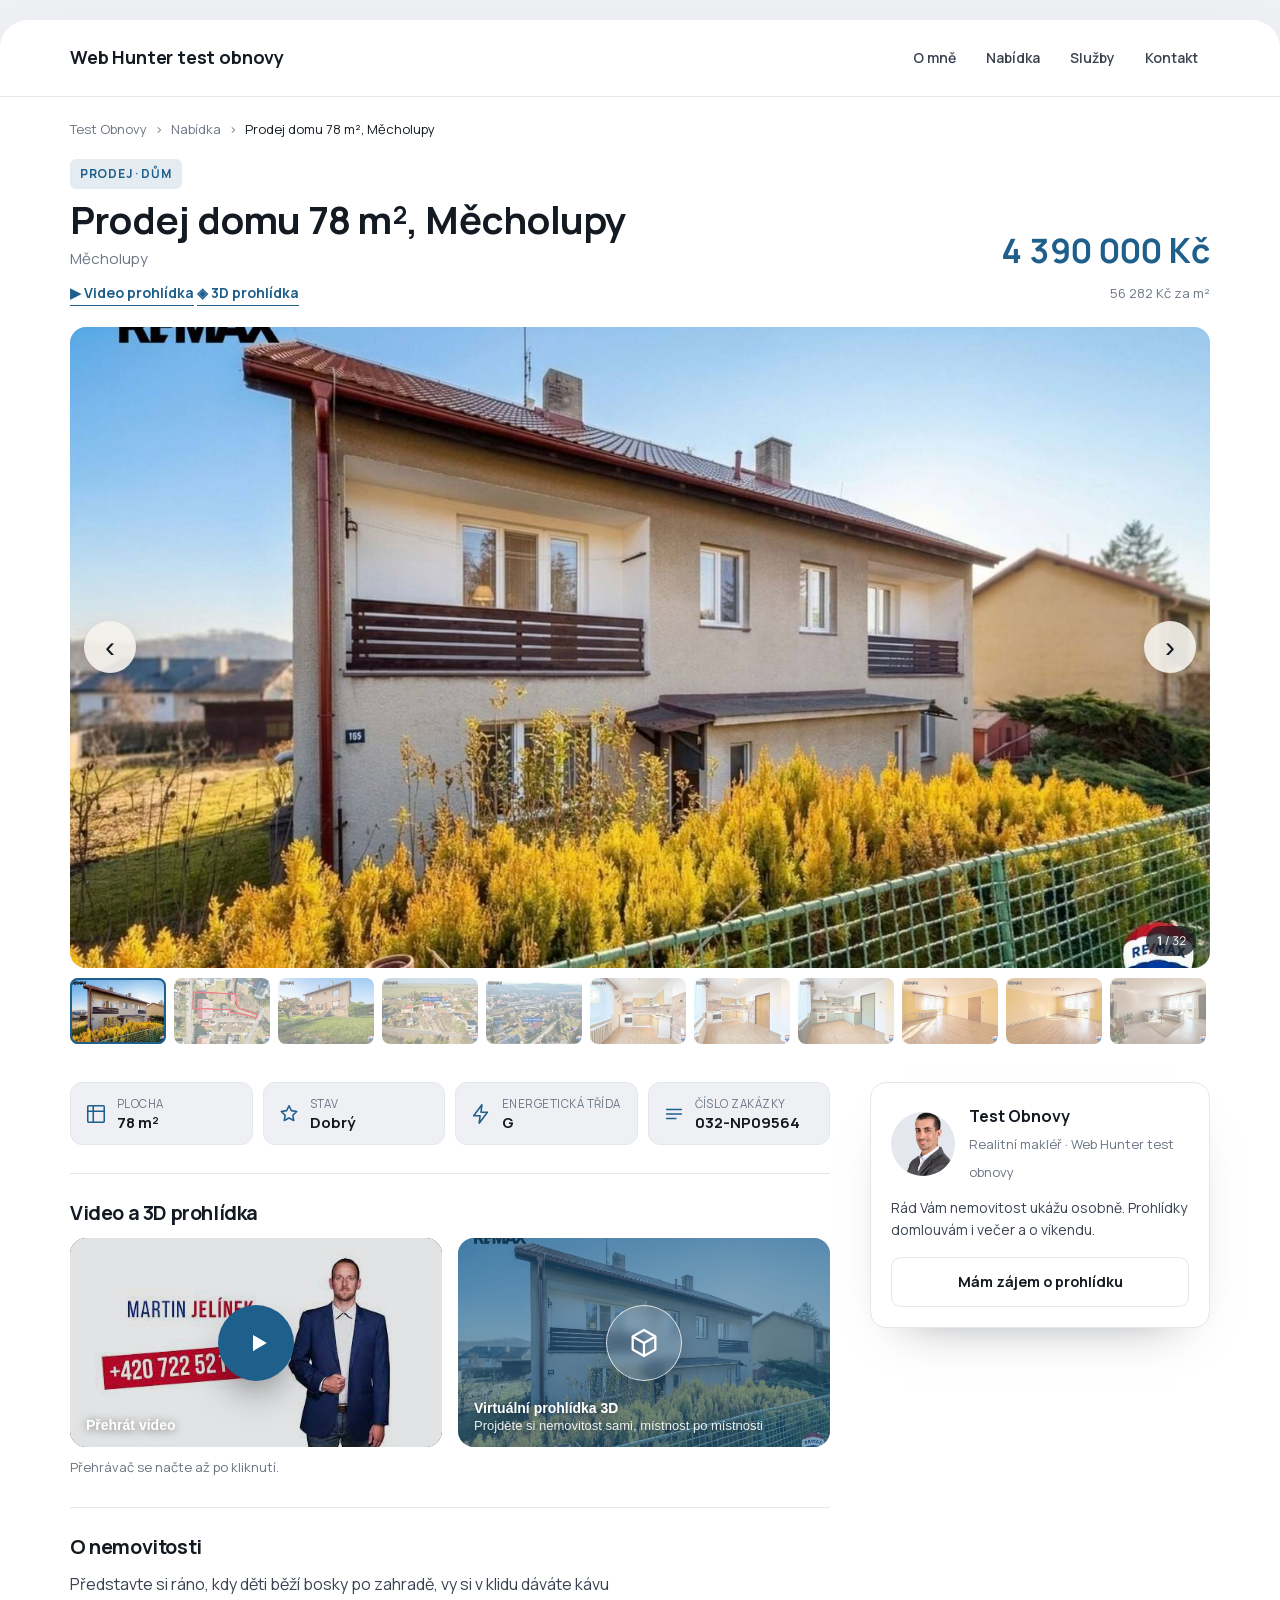
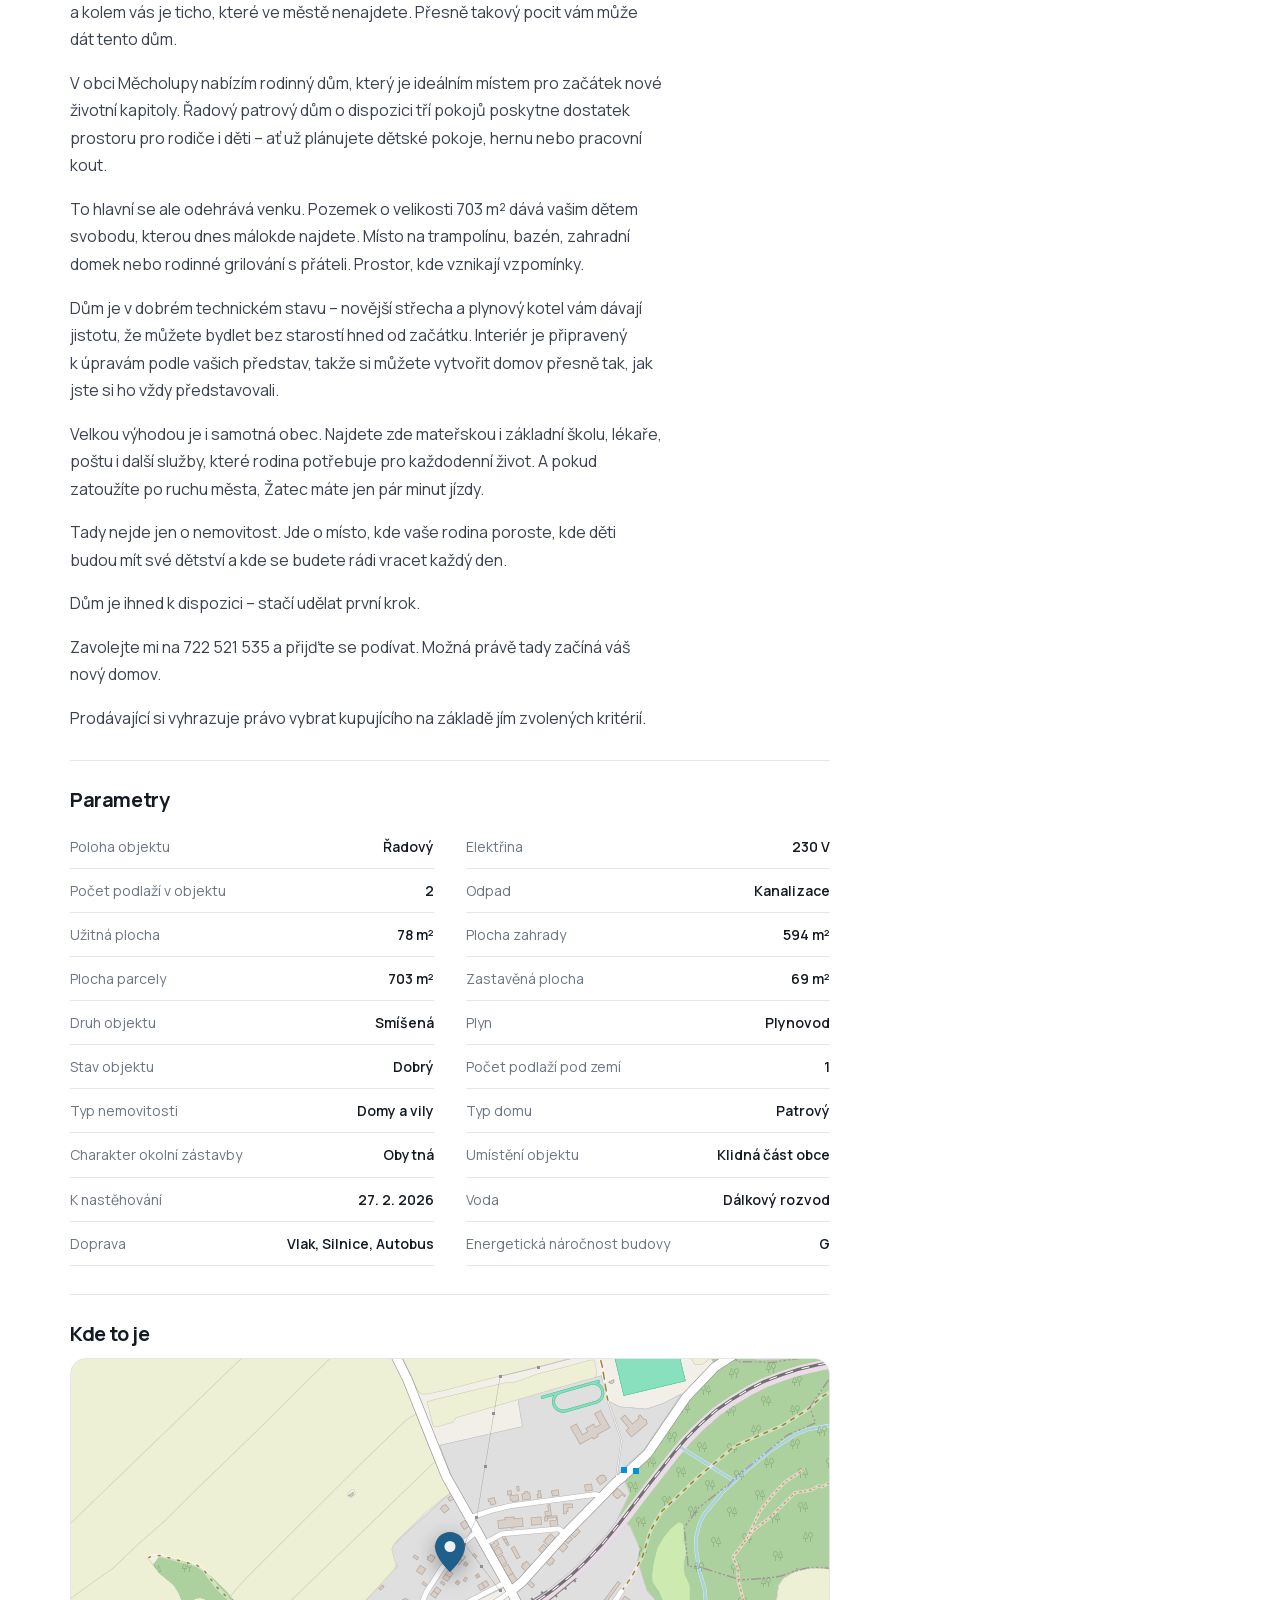
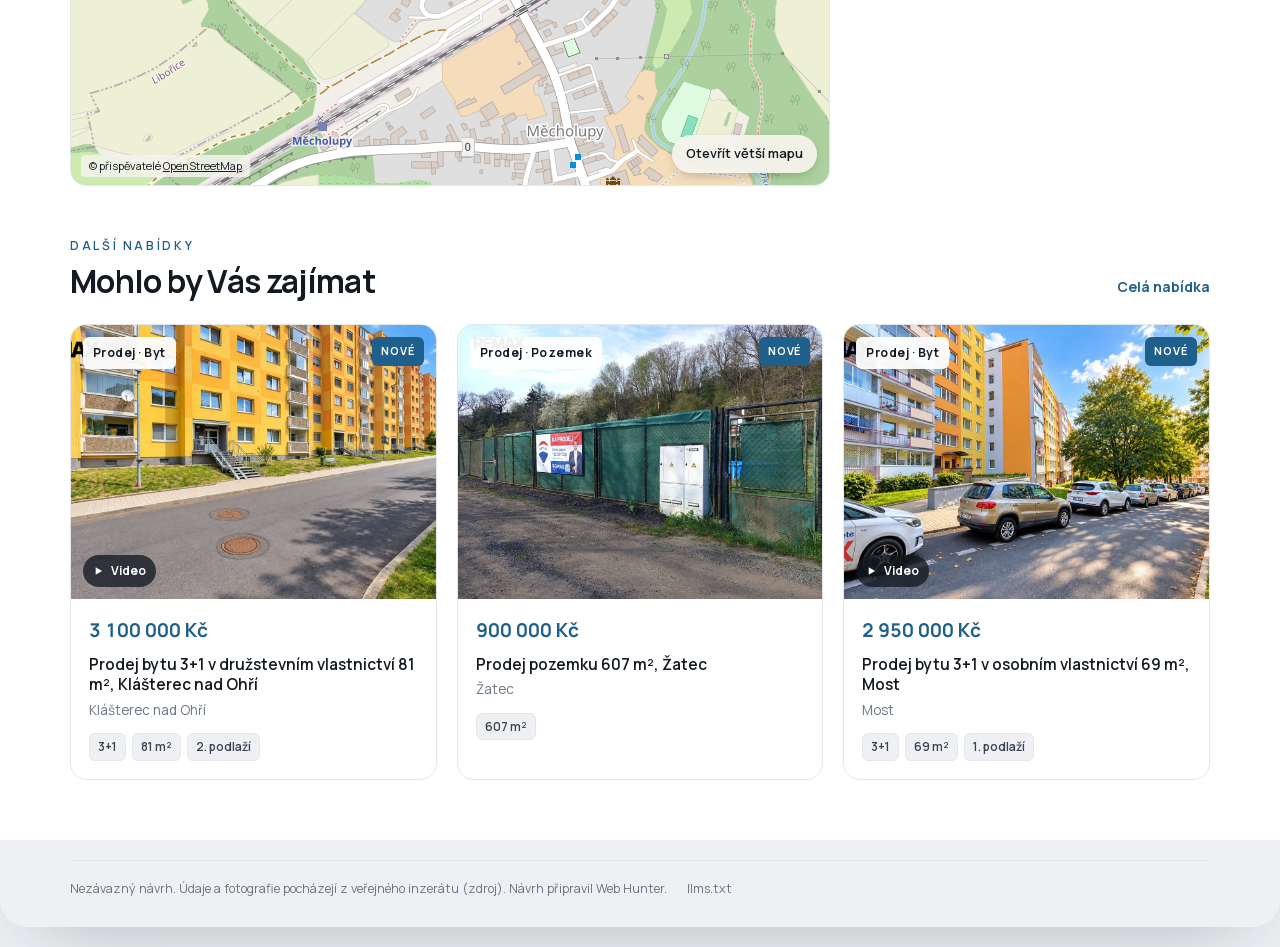
<file: prodej-domu-78-m2-mecholupy-433536/index.html>
<!doctype html>
<html lang="cs"><head>
<meta charset="utf-8">
<meta name="viewport" content="width=device-width,initial-scale=1">
<title>Prodej domu 78 m², Měcholupy | Test Obnovy</title>
<meta name="description" content="Představte si ráno, kdy děti běží bosky po zahradě, vy si v klidu dáváte kávu a kolem vás je ticho, které ve městě nenajdete. Přesně takový pocit vám může dát">
<meta property="og:title" content="Prodej domu 78 m², Měcholupy">
<meta property="og:description" content="Představte si ráno, kdy děti běží bosky po zahradě, vy si v klidu dáváte kávu a kolem vás je ticho, které ve městě nenajdete. Přesně takový pocit vám může dát">
<meta property="og:type" content="website">
<meta property="og:locale" content="cs_CZ">
<meta property="og:image" content="../assets/n/433536/00.jpg">
<meta property="og:image:alt" content="Prodej domu 78 m², Měcholupy">
<meta name="twitter:card" content="summary_large_image">
<meta name="twitter:title" content="Prodej domu 78 m², Měcholupy">
<meta name="twitter:description" content="Představte si ráno, kdy děti běží bosky po zahradě, vy si v klidu dáváte kávu a kolem vás je ticho, které ve městě nenajdete. Přesně takový pocit vám může dát">
<link rel="canonical" href="https://ivoskonarik-del.github.io/makler-test-obnova/prodej-domu-78-m2-mecholupy-433536/">
<meta property="og:url" content="https://ivoskonarik-del.github.io/makler-test-obnova/prodej-domu-78-m2-mecholupy-433536/">
<meta name="robots" content="noindex">
<script type="application/ld+json">{"@context":"https://schema.org","@graph":[{"@type":"House","@id":"https://ivoskonarik-del.github.io/makler-test-obnova/prodej-domu-78-m2-mecholupy-433536/#nemovitost","name":"Prodej domu 78 m², Měcholupy","address":{"@type":"PostalAddress","addressCountry":"CZ","addressLocality":"Měcholupy","addressRegion":"Ústecký kraj"},"description":"Představte si ráno, kdy děti běží bosky po zahradě, vy si v klidu dáváte kávu a kolem vás je ticho, které ve městě nenajdete. Přesně takový pocit vám může dát","photo":["../assets/n/433536/00.jpg","../assets/n/433536/01.jpg","../assets/n/433536/02.jpg","../assets/n/433536/03.jpg","../assets/n/433536/04.jpg","../assets/n/433536/05.jpg","../assets/n/433536/06.jpg","../assets/n/433536/07.jpg","../assets/n/433536/08.jpg","../assets/n/433536/09.jpg","../assets/n/433536/10.jpg","../assets/n/433536/11.jpg"],"floorSize":{"@type":"QuantitativeValue","value":78.0,"unitCode":"MTK"},"geo":{"@type":"GeoCoordinates","latitude":50.26883333333333,"longitude":13.534888888888888},"additionalProperty":[{"@type":"PropertyValue","name":"Stav objektu","value":"Dobrý"},{"@type":"PropertyValue","name":"Energetická náročnost","value":"G"},{"@type":"PropertyValue","name":"Typ budovy","value":"Smíšená"}],"offers":{"@type":"Offer","price":4390000,"priceCurrency":"CZK","availability":"https://schema.org/InStock","businessFunction":"http://purl.org/goodrelations/v1#Sell","url":"https://ivoskonarik-del.github.io/makler-test-obnova/prodej-domu-78-m2-mecholupy-433536/","seller":{"@id":"https://ivoskonarik-del.github.io/makler-test-obnova/prodej-domu-78-m2-mecholupy-433536/#kancelar"}}},{"@type":"RealEstateAgent","@id":"https://ivoskonarik-del.github.io/makler-test-obnova/prodej-domu-78-m2-mecholupy-433536/#kancelar","name":"Web Hunter test obnovy"},{"@type":"Person","@id":"https://ivoskonarik-del.github.io/makler-test-obnova/prodej-domu-78-m2-mecholupy-433536/#makler","name":"Test Obnovy","jobTitle":"realitní makléř","email":"obnova-test@webhunter.cz","worksFor":{"@id":"https://ivoskonarik-del.github.io/makler-test-obnova/prodej-domu-78-m2-mecholupy-433536/#kancelar"}},{"@type":"RealEstateListing","name":"Prodej domu 78 m², Měcholupy","mainEntity":{"@id":"https://ivoskonarik-del.github.io/makler-test-obnova/prodej-domu-78-m2-mecholupy-433536/#nemovitost"},"inLanguage":"cs-CZ","url":"https://ivoskonarik-del.github.io/makler-test-obnova/prodej-domu-78-m2-mecholupy-433536/","description":"Představte si ráno, kdy děti běží bosky po zahradě, vy si v klidu dáváte kávu a kolem vás je ticho, které ve městě nenajdete. Přesně takový pocit vám může dát","primaryImageOfPage":"../assets/n/433536/00.jpg","datePosted":"2026-10-05"}]}</script>
<link rel="preload" href="../assets/fonts/Manrope-latin-ext.woff2" as="font" type="font/woff2" crossorigin>
<link rel="stylesheet" href="../assets/style.css">
<link rel="stylesheet" href="../assets/makler.css">
<style>:root{--accent:#1f5f8b;--accent-deep:#0e2c40}</style>
</head><body class="mk mk-detail">
<div class="mk-page">
<header class="mk-top mk-top--svetla"><div class="mk-in mk-top__in">
  <a class="mk-logo" href="../" aria-label="Web Hunter test obnovy"><span>Web Hunter test obnovy</span></a>
  <nav class="mk-nav" aria-label="Hlavní">
    <a href="../#o-mne">O mně</a><a href="../#nabidka">Nabídka</a><a href="../#sluzby">Služby</a><a href="../#kontakt">Kontakt</a>
  </nav>
  
</div></header>

<main class="mk-in dt">
<nav class="dt-drobky" aria-label="Kde jste"><a href="../">Test Obnovy</a><span>›</span><a href="../#nabidka">Nabídka</a><span>›</span><em>Prodej domu 78 m², Měcholupy</em></nav>
<div class="dt-hlava">
  <div><span class="dt-stitek">Prodej · Dům</span><h1>Prodej domu 78 m², Měcholupy</h1><p class="dt-misto">Měcholupy</p><a class="dt-video-odkaz" href="#video">▶ Video prohlídka</a> <a class="dt-video-odkaz" href="#video">◈ 3D prohlídka</a></div>
  <div class="dt-cena"><b>4 390 000 Kč</b><span>56 282 Kč za m²</span></div>
</div>
<div class="dt-galerie">
<div class="show" id="show"><div class="show__stage"><figure class="slide is-on" data-s="0"><img src="../assets/n/433536/00.jpg" alt="Prodej domu 78 m², Měcholupy, fotografie 1" fetchpriority=high decoding="async"></figure><figure class="slide" data-s="1"><img src="../assets/n/433536/01.jpg" alt="Prodej domu 78 m², Měcholupy, fotografie 2" loading=lazy decoding="async"></figure><figure class="slide" data-s="2"><img src="../assets/n/433536/02.jpg" alt="Prodej domu 78 m², Měcholupy, fotografie 3" loading=lazy decoding="async"></figure><figure class="slide" data-s="3"><img src="../assets/n/433536/03.jpg" alt="Prodej domu 78 m², Měcholupy, fotografie 4" loading=lazy decoding="async"></figure><figure class="slide" data-s="4"><img src="../assets/n/433536/04.jpg" alt="Prodej domu 78 m², Měcholupy, fotografie 5" loading=lazy decoding="async"></figure><figure class="slide" data-s="5"><img src="../assets/n/433536/05.jpg" alt="Prodej domu 78 m², Měcholupy, fotografie 6" loading=lazy decoding="async"></figure><figure class="slide" data-s="6"><img src="../assets/n/433536/06.jpg" alt="Prodej domu 78 m², Měcholupy, fotografie 7" loading=lazy decoding="async"></figure><figure class="slide" data-s="7"><img src="../assets/n/433536/07.jpg" alt="Prodej domu 78 m², Měcholupy, fotografie 8" loading=lazy decoding="async"></figure><figure class="slide" data-s="8"><img src="../assets/n/433536/08.jpg" alt="Prodej domu 78 m², Měcholupy, fotografie 9" loading=lazy decoding="async"></figure><figure class="slide" data-s="9"><img src="../assets/n/433536/09.jpg" alt="Prodej domu 78 m², Měcholupy, fotografie 10" loading=lazy decoding="async"></figure><figure class="slide" data-s="10"><img src="../assets/n/433536/10.jpg" alt="Prodej domu 78 m², Měcholupy, fotografie 11" loading=lazy decoding="async"></figure><figure class="slide" data-s="11"><img src="../assets/n/433536/11.jpg" alt="Prodej domu 78 m², Měcholupy, fotografie 12" loading=lazy decoding="async"></figure><figure class="slide" data-s="12"><img src="../assets/n/433536/12.jpg" alt="Prodej domu 78 m², Měcholupy, fotografie 13" loading=lazy decoding="async"></figure><figure class="slide" data-s="13"><img src="../assets/n/433536/13.jpg" alt="Prodej domu 78 m², Měcholupy, fotografie 14" loading=lazy decoding="async"></figure><figure class="slide" data-s="14"><img src="../assets/n/433536/14.jpg" alt="Prodej domu 78 m², Měcholupy, fotografie 15" loading=lazy decoding="async"></figure><figure class="slide" data-s="15"><img src="../assets/n/433536/15.jpg" alt="Prodej domu 78 m², Měcholupy, fotografie 16" loading=lazy decoding="async"></figure><figure class="slide" data-s="16"><img src="../assets/n/433536/16.jpg" alt="Prodej domu 78 m², Měcholupy, fotografie 17" loading=lazy decoding="async"></figure><figure class="slide" data-s="17"><img src="../assets/n/433536/17.jpg" alt="Prodej domu 78 m², Měcholupy, fotografie 18" loading=lazy decoding="async"></figure><figure class="slide" data-s="18"><img src="../assets/n/433536/18.jpg" alt="Prodej domu 78 m², Měcholupy, fotografie 19" loading=lazy decoding="async"></figure><figure class="slide" data-s="19"><img src="../assets/n/433536/19.jpg" alt="Prodej domu 78 m², Měcholupy, fotografie 20" loading=lazy decoding="async"></figure><figure class="slide" data-s="20"><img src="../assets/n/433536/20.jpg" alt="Prodej domu 78 m², Měcholupy, fotografie 21" loading=lazy decoding="async"></figure><figure class="slide" data-s="21"><img src="../assets/n/433536/21.jpg" alt="Prodej domu 78 m², Měcholupy, fotografie 22" loading=lazy decoding="async"></figure><figure class="slide" data-s="22"><img src="../assets/n/433536/22.jpg" alt="Prodej domu 78 m², Měcholupy, fotografie 23" loading=lazy decoding="async"></figure><figure class="slide" data-s="23"><img src="../assets/n/433536/23.jpg" alt="Prodej domu 78 m², Měcholupy, fotografie 24" loading=lazy decoding="async"></figure><figure class="slide" data-s="24"><img src="../assets/n/433536/24.jpg" alt="Prodej domu 78 m², Měcholupy, fotografie 25" loading=lazy decoding="async"></figure><figure class="slide" data-s="25"><img src="../assets/n/433536/25.jpg" alt="Prodej domu 78 m², Měcholupy, fotografie 26" loading=lazy decoding="async"></figure><figure class="slide" data-s="26"><img src="../assets/n/433536/26.jpg" alt="Prodej domu 78 m², Měcholupy, fotografie 27" loading=lazy decoding="async"></figure><figure class="slide" data-s="27"><img src="../assets/n/433536/27.jpg" alt="Prodej domu 78 m², Měcholupy, fotografie 28" loading=lazy decoding="async"></figure><figure class="slide" data-s="28"><img src="../assets/n/433536/28.jpg" alt="Prodej domu 78 m², Měcholupy, fotografie 29" loading=lazy decoding="async"></figure><figure class="slide" data-s="29"><img src="../assets/n/433536/29.jpg" alt="Prodej domu 78 m², Měcholupy, fotografie 30" loading=lazy decoding="async"></figure><figure class="slide" data-s="30"><img src="../assets/n/433536/30.jpg" alt="Prodej domu 78 m², Měcholupy, fotografie 31" loading=lazy decoding="async"></figure><figure class="slide" data-s="31"><img src="../assets/n/433536/31.jpg" alt="Prodej domu 78 m², Měcholupy, fotografie 32" loading=lazy decoding="async"></figure></div>
  <button class="show__nav show__prev" type="button" aria-label="Předchozí fotografie">&lsaquo;</button>
  <button class="show__nav show__next" type="button" aria-label="Další fotografie">&rsaquo;</button>
  <span class="dt-galerie__pocet"><b id="slide-now">1</b> / 32</span></div>
<div class="thumbs"><button type="button" class="thumb is-on" data-t="0" aria-label="Fotografie 1"><img src="../assets/n/433536/00_m.jpg" alt="" loading="lazy"></button><button type="button" class="thumb" data-t="1" aria-label="Fotografie 2"><img src="../assets/n/433536/01_m.jpg" alt="" loading="lazy"></button><button type="button" class="thumb" data-t="2" aria-label="Fotografie 3"><img src="../assets/n/433536/02_m.jpg" alt="" loading="lazy"></button><button type="button" class="thumb" data-t="3" aria-label="Fotografie 4"><img src="../assets/n/433536/03_m.jpg" alt="" loading="lazy"></button><button type="button" class="thumb" data-t="4" aria-label="Fotografie 5"><img src="../assets/n/433536/04_m.jpg" alt="" loading="lazy"></button><button type="button" class="thumb" data-t="5" aria-label="Fotografie 6"><img src="../assets/n/433536/05_m.jpg" alt="" loading="lazy"></button><button type="button" class="thumb" data-t="6" aria-label="Fotografie 7"><img src="../assets/n/433536/06_m.jpg" alt="" loading="lazy"></button><button type="button" class="thumb" data-t="7" aria-label="Fotografie 8"><img src="../assets/n/433536/07_m.jpg" alt="" loading="lazy"></button><button type="button" class="thumb" data-t="8" aria-label="Fotografie 9"><img src="../assets/n/433536/08_m.jpg" alt="" loading="lazy"></button><button type="button" class="thumb" data-t="9" aria-label="Fotografie 10"><img src="../assets/n/433536/09_m.jpg" alt="" loading="lazy"></button><button type="button" class="thumb" data-t="10" aria-label="Fotografie 11"><img src="../assets/n/433536/10_m.jpg" alt="" loading="lazy"></button><button type="button" class="thumb" data-t="11" aria-label="Fotografie 12"><img src="../assets/n/433536/11_m.jpg" alt="" loading="lazy"></button><button type="button" class="thumb" data-t="12" aria-label="Fotografie 13"><img src="../assets/n/433536/12_m.jpg" alt="" loading="lazy"></button><button type="button" class="thumb" data-t="13" aria-label="Fotografie 14"><img src="../assets/n/433536/13_m.jpg" alt="" loading="lazy"></button><button type="button" class="thumb" data-t="14" aria-label="Fotografie 15"><img src="../assets/n/433536/14_m.jpg" alt="" loading="lazy"></button><button type="button" class="thumb" data-t="15" aria-label="Fotografie 16"><img src="../assets/n/433536/15_m.jpg" alt="" loading="lazy"></button><button type="button" class="thumb" data-t="16" aria-label="Fotografie 17"><img src="../assets/n/433536/16_m.jpg" alt="" loading="lazy"></button><button type="button" class="thumb" data-t="17" aria-label="Fotografie 18"><img src="../assets/n/433536/17_m.jpg" alt="" loading="lazy"></button><button type="button" class="thumb" data-t="18" aria-label="Fotografie 19"><img src="../assets/n/433536/18_m.jpg" alt="" loading="lazy"></button><button type="button" class="thumb" data-t="19" aria-label="Fotografie 20"><img src="../assets/n/433536/19_m.jpg" alt="" loading="lazy"></button><button type="button" class="thumb" data-t="20" aria-label="Fotografie 21"><img src="../assets/n/433536/20_m.jpg" alt="" loading="lazy"></button><button type="button" class="thumb" data-t="21" aria-label="Fotografie 22"><img src="../assets/n/433536/21_m.jpg" alt="" loading="lazy"></button><button type="button" class="thumb" data-t="22" aria-label="Fotografie 23"><img src="../assets/n/433536/22_m.jpg" alt="" loading="lazy"></button><button type="button" class="thumb" data-t="23" aria-label="Fotografie 24"><img src="../assets/n/433536/23_m.jpg" alt="" loading="lazy"></button><button type="button" class="thumb" data-t="24" aria-label="Fotografie 25"><img src="../assets/n/433536/24_m.jpg" alt="" loading="lazy"></button><button type="button" class="thumb" data-t="25" aria-label="Fotografie 26"><img src="../assets/n/433536/25_m.jpg" alt="" loading="lazy"></button><button type="button" class="thumb" data-t="26" aria-label="Fotografie 27"><img src="../assets/n/433536/26_m.jpg" alt="" loading="lazy"></button><button type="button" class="thumb" data-t="27" aria-label="Fotografie 28"><img src="../assets/n/433536/27_m.jpg" alt="" loading="lazy"></button><button type="button" class="thumb" data-t="28" aria-label="Fotografie 29"><img src="../assets/n/433536/28_m.jpg" alt="" loading="lazy"></button><button type="button" class="thumb" data-t="29" aria-label="Fotografie 30"><img src="../assets/n/433536/29_m.jpg" alt="" loading="lazy"></button><button type="button" class="thumb" data-t="30" aria-label="Fotografie 31"><img src="../assets/n/433536/30_m.jpg" alt="" loading="lazy"></button><button type="button" class="thumb" data-t="31" aria-label="Fotografie 32"><img src="../assets/n/433536/31_m.jpg" alt="" loading="lazy"></button></div></div>
<div class="dt-grid">
  <div class="dt-obsah">
    <ul class="dt-fakta"><li><svg viewBox="0 0 24 24" aria-hidden="true"><rect x="3" y="3" width="18" height="18" rx="1"/><path d="M3 9h18M9 3v18"/></svg><span>Plocha</span><b>78 m²</b></li><li><svg viewBox="0 0 24 24" aria-hidden="true"><path d="M12 3l2.6 5.3 5.9.9-4.3 4.1 1 5.8L12 16.4 6.8 19.1l1-5.8L3.5 9.2l5.9-.9z"/></svg><span>Stav</span><b>Dobrý</b></li><li><svg viewBox="0 0 24 24" aria-hidden="true"><path d="M13 2 4 14h7l-1 8 9-12h-7z"/></svg><span>Energetická třída</span><b>G</b></li><li><svg viewBox="0 0 24 24" aria-hidden="true"><path d="M4 7h16M4 12h16M4 17h10"/></svg><span>Číslo zakázky</span><b>032-NP09564</b></li></ul>
    <section class="dt-sekce" id="video"><h2>Video a 3D prohlídka</h2><div class="dt-prohlidky dt-prohlidky--dve"><button type="button" class="dt-video" data-yt="MhtttOPppTc" aria-label="Přehrát video: Prodej domu 78 m², Měcholupy"><img src="foto/01.jpg" alt="" loading="lazy" decoding="async"><span class="dt-video__play"><svg viewBox="0 0 24 24" aria-hidden="true"><path d="M8 5.5v13l11-6.5z"/></svg></span><span class="dt-video__popis">Přehrát video</span></button><button type="button" class="dt-video dt-mp" data-embed="https://my.matterport.com/show/?m=SxQL3iGyoDo&amp;play=1&amp;qs=1" aria-label="Spustit 3D prohlídku: Prodej domu 78 m², Měcholupy"><img src="../assets/n/433536/00.jpg" alt="" loading="lazy" decoding="async"><span class="dt-video__play dt-mp__ikona"><svg viewBox="0 0 24 24" aria-hidden="true" fill="none" stroke="currentColor" stroke-width="1.6" stroke-linejoin="round"><path d="M12 2.8 20 7.4v9.2L12 21.2 4 16.6V7.4z"/><path d="M4 7.4 12 12l8-4.6M12 12v9.2"/></svg></span><span class="dt-video__popis"><b>Virtuální prohlídka 3D</b><small>Projděte si nemovitost sami, místnost po místnosti</small></span></button></div><p class="dt-prohlidky__pozn">Přehrávač se načte až po kliknutí.</p></section>
    <section class="dt-sekce" id="popis"><h2>O nemovitosti</h2><div class="dt-prose"><p>Představte si ráno, kdy děti běží bosky po zahradě, vy si v klidu dáváte kávu a kolem vás je ticho, které ve městě nenajdete. Přesně takový pocit vám může dát tento dům.</p><p>V obci Měcholupy nabízím rodinný dům, který je ideálním místem pro začátek nové životní kapitoly. Řadový patrový dům o dispozici tří pokojů poskytne dostatek prostoru pro rodiče i děti – ať už plánujete dětské pokoje, hernu nebo pracovní kout.</p><p>To hlavní se ale odehrává venku. Pozemek o velikosti 703 m² dává vašim dětem svobodu, kterou dnes málokde najdete. Místo na trampolínu, bazén, zahradní domek nebo rodinné grilování s přáteli. Prostor, kde vznikají vzpomínky.</p><p>Dům je v dobrém technickém stavu – novější střecha a plynový kotel vám dávají jistotu, že můžete bydlet bez starostí hned od začátku. Interiér je připravený k úpravám podle vašich představ, takže si můžete vytvořit domov přesně tak, jak jste si ho vždy představovali.</p><p>Velkou výhodou je i samotná obec. Najdete zde mateřskou i základní školu, lékaře, poštu i další služby, které rodina potřebuje pro každodenní život. A pokud zatoužíte po ruchu města, Žatec máte jen pár minut jízdy.</p><p>Tady nejde jen o nemovitost. Jde o místo, kde vaše rodina poroste, kde děti budou mít své dětství a kde se budete rádi vracet každý den.</p><p>Dům je ihned k dispozici – stačí udělat první krok.</p><p>Zavolejte mi na 722 521 535 a přijďte se podívat. Možná právě tady začíná váš nový domov.</p><p>Prodávající si vyhrazuje právo vybrat kupujícího na základě jím zvolených kritérií.</p></div></section>
    <section class="dt-sekce" id="parametry"><h2>Parametry</h2><dl class="dt-params"><div><dt>Poloha objektu</dt><dd>Řadový</dd></div><div><dt>Počet podlaží v objektu</dt><dd>2</dd></div><div><dt>Užitná plocha</dt><dd>78 m²</dd></div><div><dt>Plocha parcely</dt><dd>703 m²</dd></div><div><dt>Druh objektu</dt><dd>Smíšená</dd></div><div><dt>Stav objektu</dt><dd>Dobrý</dd></div><div><dt>Typ nemovitosti</dt><dd>Domy a vily</dd></div><div><dt>Charakter okolní zástavby</dt><dd>Obytná</dd></div><div><dt>K nastěhování</dt><dd>27. 2. 2026</dd></div><div><dt>Doprava</dt><dd>Vlak, Silnice, Autobus</dd></div><div><dt>Elektřina</dt><dd>230 V</dd></div><div><dt>Odpad</dt><dd>Kanalizace</dd></div><div><dt>Plocha zahrady</dt><dd>594 m²</dd></div><div><dt>Zastavěná plocha</dt><dd>69 m²</dd></div><div><dt>Plyn</dt><dd>Plynovod</dd></div><div><dt>Počet podlaží pod zemí</dt><dd>1</dd></div><div><dt>Typ domu</dt><dd>Patrový</dd></div><div><dt>Umístění objektu</dt><dd>Klidná část obce</dd></div><div><dt>Voda</dt><dd>Dálkový rozvod</dd></div><div><dt>Energetická náročnost budovy</dt><dd>G</dd></div></dl></section>
    <section class="dt-sekce" id="mapa"><h2>Kde to je</h2><div class="map" data-map>
  <div class="map__tiles" style="grid-template-columns:repeat(7,256px);
       transform:translate(-1012px,-727px)"><img data-src="foto/02.png" alt="" decoding="async"><img data-src="foto/03.png" alt="" decoding="async"><img data-src="foto/04.png" alt="" decoding="async"><img data-src="foto/05.png" alt="" decoding="async"><img data-src="foto/06.png" alt="" decoding="async"><img data-src="foto/07.png" alt="" decoding="async"><img data-src="foto/08.png" alt="" decoding="async"><img data-src="foto/09.png" alt="" decoding="async"><img data-src="foto/10.png" alt="" decoding="async"><img data-src="foto/11.png" alt="" decoding="async"><img data-src="foto/12.png" alt="" decoding="async"><img data-src="foto/13.png" alt="" decoding="async"><img data-src="foto/14.png" alt="" decoding="async"><img data-src="foto/15.png" alt="" decoding="async"><img data-src="foto/16.png" alt="" decoding="async"><img data-src="foto/17.png" alt="" decoding="async"><img data-src="foto/18.png" alt="" decoding="async"><img data-src="foto/19.png" alt="" decoding="async"><img data-src="foto/20.png" alt="" decoding="async"><img data-src="foto/21.png" alt="" decoding="async"><img data-src="foto/22.png" alt="" decoding="async"><img data-src="foto/23.png" alt="" decoding="async"><img data-src="foto/24.png" alt="" decoding="async"><img data-src="foto/25.png" alt="" decoding="async"><img data-src="foto/26.png" alt="" decoding="async"><img data-src="foto/27.png" alt="" decoding="async"><img data-src="foto/28.png" alt="" decoding="async"><img data-src="foto/29.png" alt="" decoding="async"><img data-src="foto/30.png" alt="" decoding="async"><img data-src="foto/31.png" alt="" decoding="async"><img data-src="foto/32.png" alt="" decoding="async"><img data-src="foto/33.png" alt="" decoding="async"><img data-src="foto/34.png" alt="" decoding="async"><img data-src="foto/35.png" alt="" decoding="async"><img data-src="foto/36.png" alt="" decoding="async"></div>
  <div class="map__pin">
    <svg viewBox="0 0 24 32" aria-hidden="true"><path d="M12 0C5.4 0 0 5.3 0 11.9 0 20.6 12 32 12 32s12-11.4 12-20.1C24 5.3 18.6 0 12 0z"/><circle cx="12" cy="11.6" r="4.4"/></svg>
  </div>
  <a class="map__out" href="https://www.openstreetmap.org/?mlat=50.26883333333333&amp;mlon=13.534888888888888#map=17/50.26883333333333/13.534888888888888" target="_blank" rel="noopener">Otevřít větší mapu</a>
  <p class="map__credit">© přispěvatelé <a href="https://www.openstreetmap.org/copyright"
     target="_blank" rel="noopener">OpenStreetMap</a></p>
</div></section>
  </div>
  <aside class="dt-bok"><div class="dt-makler">
  <div class="dt-makler__hlava"><img class="dt-makler__foto" src="../assets/osoba.webp" alt=""><div><b>Test Obnovy</b><span>Realitní makléř · Web Hunter test obnovy</span></div></div>
  <p class="dt-makler__pozn">Rád Vám nemovitost ukážu osobně. Prohlídky domlouvám i večer a o víkendu.</p>
  <div class="dt-makler__tl"><a class="dt-btn" href="mailto:obnova-test@webhunter.cz?subject=Dotaz k nemovitosti: Prodej domu 78 m², Měcholupy">Mám zájem o prohlídku</a></div>
  
</div></aside>
</div>
<section class="dt-dalsi rv"><div class="mk-sec-h"><div><span class="eyebrow">Další nabídky</span>
  <h2>Mohlo by Vás zajímat</h2></div><a class="dt-vse" href="../#nabidka">Celá nabídka</a></div>
  <div class="mk-mriz"><a class="mk-karta" href="../prodej-bytu-3-1-v-druzstevnim-vlastnictvi-81-m2-kl-448034/" data-typ="byt" data-tr="prodej" data-cena="3100000" data-datum="2026-10-05" data-poradi="0" data-stav="0" data-text="prodej bytu 3+1 v družstevním vlastnictví 81 m², klášterec nad ohří klášterec nad ohří">
  <span class="mk-karta__foto"><img src="../assets/n/448034/00.jpg" alt="Prodej bytu 3+1 v družstevním vlastnictví 81 m², Klášterec nad Ohří" loading="lazy" decoding="async"><span class="mk-karta__stitek">Prodej · Byt</span><span class="mk-karta__nove">Nové</span><span class="mk-karta__video"><svg viewBox="0 0 24 24" aria-hidden="true"><path d="M8 5.5v13l11-6.5z" fill="currentColor" stroke="none"/></svg>Video</span></span>
  <span class="mk-karta__telo"><span class="mk-karta__cena">3 100 000 Kč</span><b>Prodej bytu 3+1 v družstevním vlastnictví 81 m², Klášterec nad Ohří</b>
    <span class="mk-karta__misto">Klášterec nad Ohří</span>
    <span class="mk-karta__chipy"><span>3+1</span><span>81 m²</span><span>2. podlaží</span></span></span>
</a><a class="mk-karta" href="../prodej-pozemku-607-m2-zatec-437051/" data-typ="pozemek" data-tr="prodej" data-cena="900000" data-datum="2026-10-05" data-poradi="2" data-stav="0" data-text="prodej pozemku 607 m², žatec žatec">
  <span class="mk-karta__foto"><img src="../assets/n/437051/00.jpg" alt="Prodej pozemku 607 m², Žatec" loading="lazy" decoding="async"><span class="mk-karta__stitek">Prodej · Pozemek</span><span class="mk-karta__nove">Nové</span></span>
  <span class="mk-karta__telo"><span class="mk-karta__cena">900 000 Kč</span><b>Prodej pozemku 607 m², Žatec</b>
    <span class="mk-karta__misto">Žatec</span>
    <span class="mk-karta__chipy"><span>607 m²</span></span></span>
</a><a class="mk-karta" href="../prodej-bytu-3-1-v-osobnim-vlastnictvi-69-m2-most-448025/" data-typ="byt" data-tr="prodej" data-cena="2950000" data-datum="2026-10-05" data-poradi="3" data-stav="0" data-text="prodej bytu 3+1 v osobním vlastnictví 69 m², most most">
  <span class="mk-karta__foto"><img src="../assets/n/448025/00.jpg" alt="Prodej bytu 3+1 v osobním vlastnictví 69 m², Most" loading="lazy" decoding="async"><span class="mk-karta__stitek">Prodej · Byt</span><span class="mk-karta__nove">Nové</span><span class="mk-karta__video"><svg viewBox="0 0 24 24" aria-hidden="true"><path d="M8 5.5v13l11-6.5z" fill="currentColor" stroke="none"/></svg>Video</span></span>
  <span class="mk-karta__telo"><span class="mk-karta__cena">2 950 000 Kč</span><b>Prodej bytu 3+1 v osobním vlastnictví 69 m², Most</b>
    <span class="mk-karta__misto">Most</span>
    <span class="mk-karta__chipy"><span>3+1</span><span>69 m²</span><span>1. podlaží</span></span></span>
</a></div></section>
</main>
<footer class="mk-pata mk-pata--detail"><div class="mk-in"><div class="mk-pata__dole"><span>Nezávazný návrh. Údaje a fotografie pocházejí z veřejného inzerátu (<a href="https://www.remax-czech.cz/reality/detail/433536/prodej-domu-78-m2-mecholupy" target="_blank" rel="noopener">zdroj</a>). Návrh připravil Web Hunter.</span><a href="../llms.txt">llms.txt</a></div></div></footer>
</div>
<script>
// Video a 3D prohlídka: přehrávač se vloží až na klik, ne při načtení stránky.
document.querySelectorAll('.media-plocha').forEach(function(b){
  b.addEventListener('click', function(){
    var f=document.createElement('iframe');
    f.src=b.dataset.embed;
    f.title=b.getAttribute('aria-label')||'Prohlídka';
    f.allow='accelerometer; autoplay; encrypted-media; gyroscope; fullscreen; xr-spatial-tracking';
    f.setAttribute('allowfullscreen','');
    f.loading='lazy';
    b.replaceWith(f);
    f.focus({preventScroll:true});
  });
});

// Lepicí lišta se ukáže, až hero odjede z obrazovky.
const hero=document.querySelector('.hero'),bar=document.querySelector('.bar');
if(hero&&bar)new IntersectionObserver(([e])=>bar.classList.toggle('on',!e.isIntersecting),
  {threshold:0.08}).observe(hero);

// Sekce se odhalují při scrollu, jednou.
const rv=new IntersectionObserver((es)=>es.forEach(e=>{if(e.isIntersecting){
  e.target.classList.add('in');rv.unobserve(e.target)}}),{threshold:0.12});
document.querySelectorAll('.rv').forEach(el=>rv.observe(el));

// Slideshow: šipky, klávesnice, tah prstem, klik na náhled.
const show=document.getElementById('show');
if(show){
  const slides=[...show.querySelectorAll('.slide')];
  const thumbs=[...document.querySelectorAll('.thumb')];
  const now=document.getElementById('slide-now');
  let i=0;
  const go=n=>{
    i=(n+slides.length)%slides.length;
    slides.forEach((s,k)=>s.classList.toggle('is-on',k===i));
    thumbs.forEach((t,k)=>{t.classList.toggle('is-on',k===i);
      if(k===i)t.scrollIntoView({block:'nearest',inline:'center',behavior:'smooth'})});
    if(now)now.textContent=i+1;
    // Sousední fotku předběžně načteme, ať další snímek neproblikne.
    const nx=slides[(i+1)%slides.length].querySelector('img');
    if(nx&&nx.loading==='lazy'){nx.loading='eager';}
  };
  show.querySelector('.show__prev').onclick=()=>go(i-1);
  show.querySelector('.show__next').onclick=()=>go(i+1);
  thumbs.forEach(t=>t.onclick=()=>go(+t.dataset.t));
  document.addEventListener('keydown',e=>{
    if(e.key==='ArrowLeft')go(i-1); if(e.key==='ArrowRight')go(i+1)});
  let x0=null;
  show.addEventListener('touchstart',e=>{x0=e.touches[0].clientX},{passive:true});
  show.addEventListener('touchend',e=>{
    if(x0===null)return; const dx=e.changedTouches[0].clientX-x0;
    if(Math.abs(dx)>45)go(dx<0?i+1:i-1); x0=null},{passive:true});
}

// Mapa se načte sama, ale až když na ni dojde scroll. Kdo se k ní nedostane,
// nestáhne ani dlaždici.
const map=document.querySelector('[data-map]');
if(map){
  const load=()=>{
    map.classList.add('is-on');
    map.querySelectorAll('.map__tiles img[data-src]').forEach(img=>{
      img.onload=()=>img.classList.add('is-on');
      img.src=img.dataset.src; img.removeAttribute('data-src');
    });
  };
  new IntersectionObserver((es,o)=>{if(es[0].isIntersecting){load();o.disconnect();}},
    {rootMargin:'400px'}).observe(map);
}

document.querySelectorAll('.dt-video').forEach(function(b){b.addEventListener('click',function(){
  var f=document.createElement('iframe');
  f.src=b.dataset.embed||('https://www.youtube-nocookie.com/embed/'+b.dataset.yt+'?autoplay=1&rel=0');
  f.title=b.getAttribute('aria-label');f.loading='lazy';
  f.allow='autoplay; encrypted-media; picture-in-picture; fullscreen; xr-spatial-tracking; gyroscope; accelerometer';
  f.allowFullscreen=true;f.className='dt-video__frame';b.replaceWith(f)})});
</script>
</body></html>
</file>
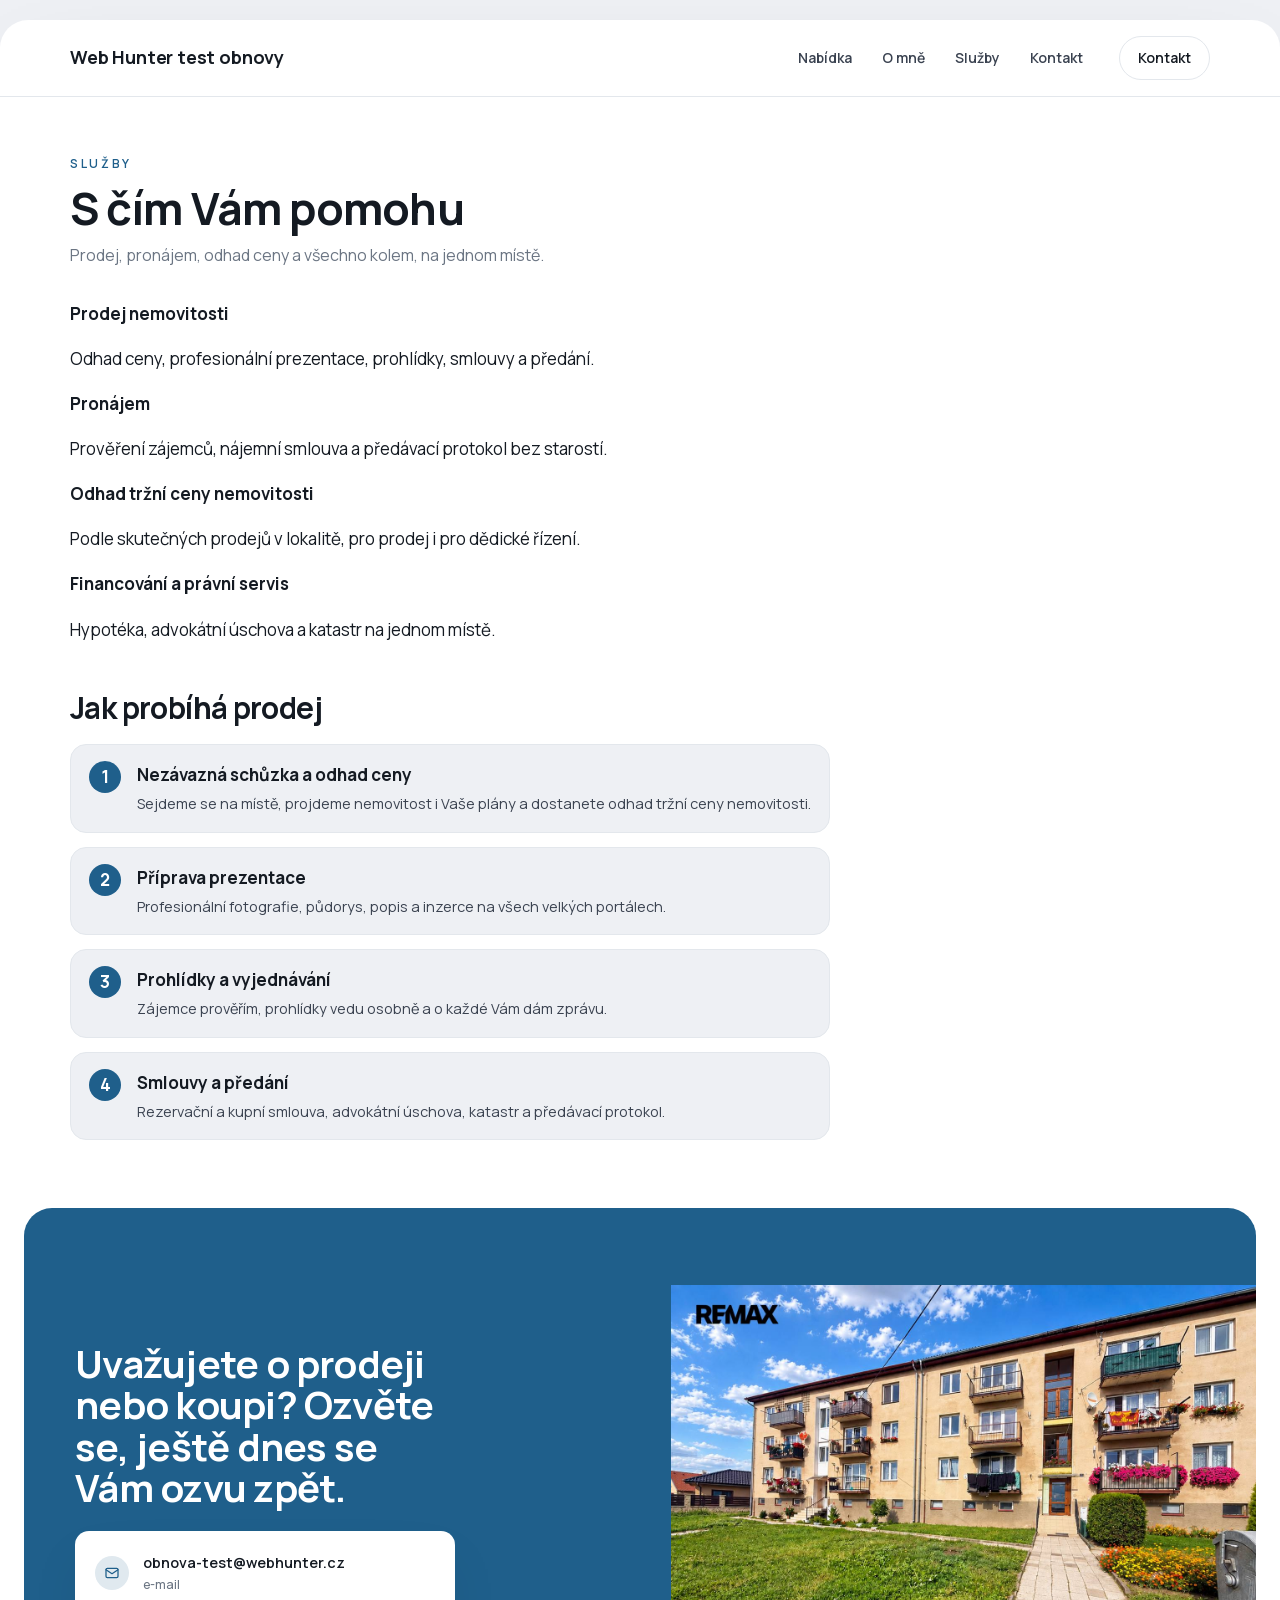
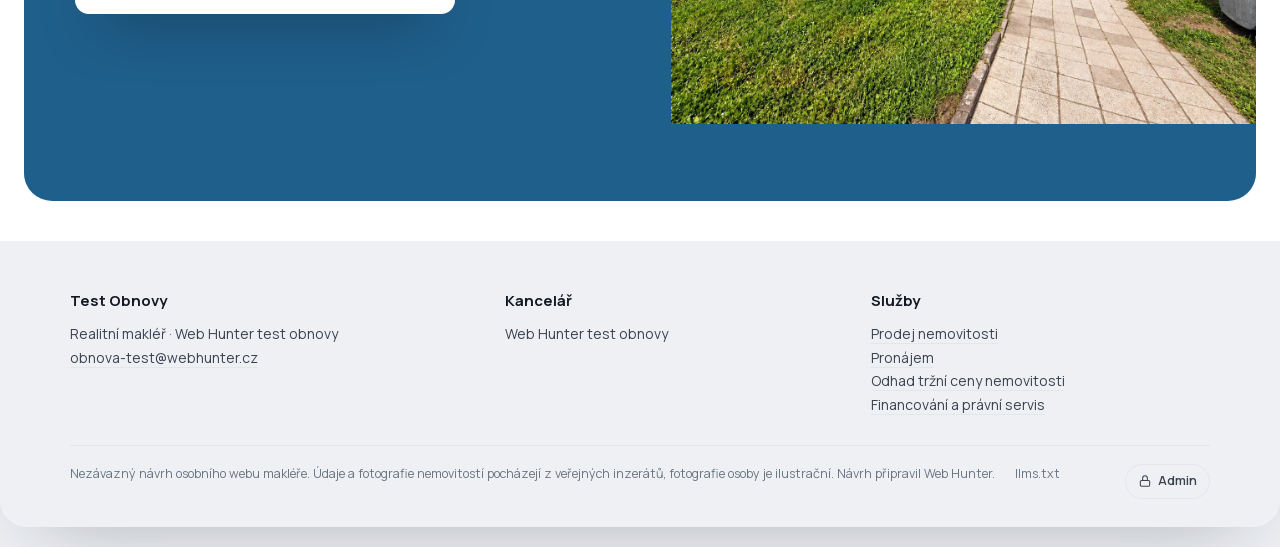
<file: sluzby/index.html>
<!doctype html>
<html lang="cs"><head>
<meta charset="utf-8">
<meta name="viewport" content="width=device-width,initial-scale=1">
<title>Služby | Test Obnovy</title>
<meta name="description" content="Prodej, pronájem, odhad tržní ceny, financování a právní servis.">
<meta property="og:title" content="Služby | Test Obnovy">
<meta property="og:description" content="Prodej, pronájem, odhad tržní ceny, financování a právní servis.">
<meta property="og:type" content="website"><meta property="og:locale" content="cs_CZ">
<link rel="canonical" href="https://ivoskonarik-del.github.io/makler-test-obnova/sluzby/">
<meta name="robots" content="noindex">
<link rel="preload" href="../assets/fonts/Manrope-latin-ext.woff2" as="font" type="font/woff2" crossorigin>
<link rel="stylesheet" href="../assets/style.css">
<link rel="stylesheet" href="../assets/makler.css">
<style>:root{--accent:#1f5f8b;--accent-deep:#0e2c40}</style>
</head><body class="mk mk-str ">
<div class="mk-page">
<header class="mk-top mk-top--svetla" id="top"><div class="mk-in mk-top__in">
  <a class="mk-logo" href="../" aria-label="Web Hunter test obnovy"><span>Web Hunter test obnovy</span></a>
  <nav class="mk-nav" aria-label="Hlavní"><a href="../nabidka/">Nabídka</a><a href="../o-mne/">O mně</a><a href="../sluzby/" aria-current=page>Služby</a><a href="../kontakt/">Kontakt</a></nav>
  <a class="mk-top__cta" href="#kontakt">Kontakt</a>
  <button class="mk-burger" type="button" aria-label="Otevřít menu" aria-expanded="false"><span></span></button>
</div></header>
<main class="mk-str__telo">
<div class="mk-in mk-str__hlava"><span class="eyebrow">Služby</span><h1>S čím Vám pomohu</h1><p>Prodej, pronájem, odhad ceny a všechno kolem, na jednom místě.</p></div><div class="mk-in"><div class="mk-sluzby"><div class="mk-sluzba"><b>Prodej nemovitosti</b><p>Odhad ceny, profesionální prezentace, prohlídky, smlouvy a předání.</p></div><div class="mk-sluzba"><b>Pronájem</b><p>Prověření zájemců, nájemní smlouva a předávací protokol bez starostí.</p></div><div class="mk-sluzba"><b>Odhad tržní ceny nemovitosti</b><p>Podle skutečných prodejů v lokalitě, pro prodej i pro dědické řízení.</p></div><div class="mk-sluzba"><b>Financování a právní servis</b><p>Hypotéka, advokátní úschova a katastr na jednom místě.</p></div></div><h2 class="mk-str__h2">Jak probíhá prodej</h2><ol class="mk-postup"><li><span>1</span><div><b>Nezávazná schůzka a odhad ceny</b><p>Sejdeme se na místě, projdeme nemovitost i Vaše plány a dostanete odhad tržní ceny nemovitosti.</p></div></li><li><span>2</span><div><b>Příprava prezentace</b><p>Profesionální fotografie, půdorys, popis a inzerce na všech velkých portálech.</p></div></li><li><span>3</span><div><b>Prohlídky a vyjednávání</b><p>Zájemce prověřím, prohlídky vedu osobně a o každé Vám dám zprávu.</p></div></li><li><span>4</span><div><b>Smlouvy a předání</b><p>Rezervační a kupní smlouva, advokátní úschova, katastr a předávací protokol.</p></div></li></ol><div class="cta"></div></div><section id="sluzby" class="mk-pas rv">
  <div class="mk-pas__text"><h2>Uvažujete o prodeji nebo koupi? Ozvěte se, ještě dnes se Vám ozvu zpět.</h2>
    <div class="mk-pas__karta"><a href="mailto:obnova-test@webhunter.cz"><span class="mk-pas__ik"><svg viewBox="0 0 24 24"><rect x="3" y="5" width="18" height="14" rx="2"/><path d="m3 7 9 6 9-6"/></svg></span><span>obnova-test@webhunter.cz<small>e-mail</small></span></a></div></div>
  <img class="mk-pas__foto" src="../assets/n/448803/00.jpg" alt="" loading="lazy">
</section>
</main>
<footer id="kontakt" class="mk-pata"><div class="mk-in">
  <div class="mk-pata__grid">
    <div><b>Test Obnovy</b><p>Realitní makléř · Web Hunter test obnovy</p>
      <ul><li><a href="mailto:obnova-test@webhunter.cz">obnova-test@webhunter.cz</a></li></ul></div>
    <div><b>Kancelář</b><ul><li>Web Hunter test obnovy</li></ul></div>
    <div><b>Služby</b><ul><li><a href="../sluzby/">Prodej nemovitosti</a></li><li><a href="../sluzby/">Pronájem</a></li><li><a href="../sluzby/">Odhad tržní ceny nemovitosti</a></li><li><a href="../sluzby/">Financování a právní servis</a></li></ul></div>
  </div>
  <div class="mk-pata__dole"><span>Nezávazný návrh osobního webu makléře. Údaje a fotografie nemovitostí pocházejí z veřejných inzerátů, fotografie osoby je ilustrační. Návrh připravil Web Hunter.</span><a href="../llms.txt">llms.txt</a>
    <a class="mk-admin" href="../admin/"><svg viewBox="0 0 24 24" aria-hidden="true"><rect x="4" y="11" width="16" height="10" rx="2"/><path d="M8 11V7a4 4 0 0 1 8 0v4"/></svg>Admin</a></div>
</div></footer>
</div>
<script>
(function(){
var top=document.querySelector('.mk-top'),burger=document.querySelector('.mk-burger'),hero=document.querySelector('.mk-hero');
if(top&&hero){var prah=0;function lista(){if(!prah)prah=hero.offsetHeight-120;top.classList.toggle('on',window.scrollY>prah)}
  lista();addEventListener('scroll',lista,{passive:true})}
addEventListener('error',function(e){var t=e.target;if(t&&t.tagName==='IMG'){t.classList.add('is-broken');if(t.parentNode)t.parentNode.classList.add('bez-fotky')}},true);
var mapa=document.querySelector('[data-mapa]');
if(mapa){var vrstva=mapa.querySelector('.mk-mapa__dlazdice');function skal(){var w=mapa.clientWidth,W=parseInt(vrstva.style.width,10)||1;vrstva.style.transform='scale('+(w/W)+')'}
  skal();addEventListener('resize',skal);var nacti=function(){mapa.classList.add('is-on');mapa.querySelectorAll('img[data-src]').forEach(function(i){i.onload=function(){i.classList.add('is-on')};i.src=i.dataset.src;i.removeAttribute('data-src')})};
  if('IntersectionObserver' in window){new IntersectionObserver(function(es,o){if(es[0].isIntersecting){nacti();o.disconnect()}},{rootMargin:'400px'}).observe(mapa)}else nacti()}
var razeni=document.querySelector('.mk-razeni');
if(razeni){razeni.addEventListener('change',function(){var m=document.querySelector('.mk-mriz'),k=[].slice.call(m.querySelectorAll('.mk-karta')),v=razeni.value;
  k.sort(function(a,b){var s=(+a.dataset.stav||0)-(+b.dataset.stav||0);if(s)return s;
    if(v==='cena-asc')return (+a.dataset.cena||9e15)-(+b.dataset.cena||9e15);if(v==='cena-desc')return (+b.dataset.cena)-(+a.dataset.cena);
    if(a.dataset.poradi!==''&&b.dataset.poradi!=='')return (+a.dataset.poradi)-(+b.dataset.poradi);
    return (b.dataset.datum||'').localeCompare(a.dataset.datum||'')});
  k.forEach(function(x){m.appendChild(x)})})}
if(burger){burger.addEventListener('click',function(){var o=top.classList.toggle('menu');
  burger.setAttribute('aria-expanded',o?'true':'false')});
  top.querySelectorAll('.mk-nav a').forEach(function(a){a.addEventListener('click',function(){
    top.classList.remove('menu');burger.setAttribute('aria-expanded','false')})})}
if('IntersectionObserver' in window){var io=new IntersectionObserver(function(es){es.forEach(function(e){
  if(e.isIntersecting){e.target.classList.add('in');io.unobserve(e.target)}})},{rootMargin:'0px 0px -6% 0px'});
  document.querySelectorAll('.rv').forEach(function(el){io.observe(el)})}
else{document.querySelectorAll('.rv').forEach(function(el){el.classList.add('in')})}
var qs=new URLSearchParams(location.search),stav={typ:qs.get('typ')||'',tr:'',q:qs.get('q')||''},karty=[].slice.call(document.querySelectorAll('.mk-karta')),
  pocet=document.querySelector('[data-pocet]'),prazdno=document.querySelector('.mk-prazdno'),
  form=document.getElementById('hledani'),pole=form?form.querySelector('input'):null;
function norm(s){return (s||'').toLowerCase().normalize('NFD').replace(/[̀-ͯ]/g,'')}
function filtr(){var n=0,q=norm(stav.q);karty.forEach(function(k){var ok=(!stav.typ||k.dataset.typ===stav.typ)&&
  (!stav.tr||k.dataset.tr===stav.tr)&&(!q||norm(k.dataset.text).indexOf(q)>-1);k.hidden=!ok;if(ok)n++});
  if(pocet)pocet.textContent=n;if(prazdno)prazdno.hidden=n>0}
document.querySelectorAll('.mk-tab').forEach(function(b){b.addEventListener('click',function(){
  stav.typ=b.getAttribute('data-typ');document.querySelectorAll('.mk-tab').forEach(function(x){x.classList.toggle('is-on',x===b)});filtr()})});
document.querySelectorAll('.mk-pil').forEach(function(b){b.addEventListener('click',function(){
  stav.tr=b.getAttribute('data-tr');b.parentNode.querySelectorAll('.mk-pil').forEach(function(x){x.classList.toggle('is-on',x===b)});filtr()})});
if(pole){pole.addEventListener('input',function(){stav.q=pole.value;filtr()})}
if(form){form.addEventListener('submit',function(e){var c=document.getElementById('nabidka');
  if(!c||!karty.length||form.getAttribute('action')&&!document.body.classList.contains('mk-nabidka-str')){
    if(form.getAttribute('action')){e.preventDefault();location.href=form.getAttribute('action')+'?typ='+encodeURIComponent(stav.typ)+'&q='+encodeURIComponent(pole?pole.value:'');return}}
  e.preventDefault();stav.q=pole?pole.value:'';filtr();if(c)c.scrollIntoView({behavior:'smooth',block:'start'})})}
if(pole&&stav.q)pole.value=stav.q;
document.querySelectorAll('.mk-tab').forEach(function(b){b.classList.toggle('is-on',b.getAttribute('data-typ')===stav.typ)});
if(karty.length)filtr();
})();
</script>
</body></html>
</file>
<file: assets/style.css>
/* Webhunter — šablona webu nemovitosti.
   Směr: tichá editoriální elegance. Fotka vede, typografie ji nepřekřikuje.
   Fonty jsou self-hosted, web nedělá jediný požadavek ven. */

@font-face{font-family:Fraunces;src:url(fonts/Fraunces-latin-ext.woff2)format('woff2');
  font-weight:300 700;font-display:swap;unicode-range:U+0100-02BA,U+02BD-02C5,U+02C7-02CC,U+02CE-02D7,U+02DD-02FF,U+0304,U+0308,U+0329,U+1D00-1DBF,U+1E00-1E9F,U+1EF2-1EFF,U+2020,U+20A0-20AB,U+20AD-20C0,U+2113,U+2C60-2C7F,U+A720-A7FF}
@font-face{font-family:Fraunces;src:url(fonts/Fraunces-latin.woff2)format('woff2');
  font-weight:300 700;font-display:swap}
@font-face{font-family:Manrope;src:url(fonts/Manrope-latin-ext.woff2)format('woff2');
  font-weight:300 700;font-display:swap;unicode-range:U+0100-02BA,U+02BD-02C5,U+02C7-02CC,U+02CE-02D7,U+02DD-02FF,U+0304,U+0308,U+0329,U+1D00-1DBF,U+1E00-1E9F,U+1EF2-1EFF,U+2020,U+20A0-20AB,U+20AD-20C0,U+2113,U+2C60-2C7F,U+A720-A7FF}
@font-face{font-family:Manrope;src:url(fonts/Manrope-latin.woff2)format('woff2');
  font-weight:300 700;font-display:swap}

:root{
  --paper:#f6f3ed; --paper-deep:#efeae1; --ink:#17150f; --ink-soft:#3a362c;
  --muted:#6d675b; --line:#e0dad0; --accent:#8a6a3b; --accent-deep:#6d5330;
  --wa:#25d366; --wa-ink:#08301a;
  --display:Fraunces,Georgia,'Times New Roman',serif;
  --body:Manrope,-apple-system,BlinkMacSystemFont,'Segoe UI',sans-serif;
  /* 8pt škála */
  --s1:8px; --s2:16px; --s3:24px; --s4:32px; --s5:48px; --s6:64px; --s7:96px; --s8:128px;
  --shell:min(1200px,92vw);
}
*,*::before,*::after{box-sizing:border-box}
html{scroll-behavior:smooth}
@media(prefers-reduced-motion:reduce){html{scroll-behavior:auto}
  *,*::before,*::after{animation-duration:.01ms!important;transition-duration:.01ms!important}}
body{margin:0;background:var(--paper);color:var(--ink);font-family:var(--body);
  font-size:17px;line-height:1.65;font-weight:400;-webkit-font-smoothing:antialiased;
  text-rendering:optimizeLegibility;overflow-x:hidden}
img{max-width:100%;display:block}
a{color:inherit}
h1,h2,h3{font-family:var(--display);font-weight:500;line-height:1.08;
  letter-spacing:-.015em;margin:0;font-optical-sizing:auto}

/* Zrno přes celou stránku — drží papírový dojem, nezachytává kliky. */
body::after{content:"";position:fixed;inset:0;pointer-events:none;z-index:9;opacity:.5;
  mix-blend-mode:multiply;
  background-image:url("data:image/svg+xml,%3Csvg xmlns='http://www.w3.org/2000/svg' width='180' height='180'%3E%3Cfilter id='n'%3E%3CfeTurbulence type='fractalNoise' baseFrequency='.85' numOctaves='3'/%3E%3C/filter%3E%3Crect width='180' height='180' filter='url(%23n)' opacity='.055'/%3E%3C/svg%3E")}

.shell{width:var(--shell);margin-inline:auto}
.eyebrow{font-size:12px;letter-spacing:.22em;text-transform:uppercase;
  font-weight:600;color:var(--accent)}

/* ---------------------------------------------------------------- HERO */
.hero{position:relative;min-height:100svh;display:flex;align-items:flex-end;
  padding:var(--s6) 0 var(--s6);isolation:isolate;overflow:hidden}
.hero__media{position:absolute;inset:0;z-index:-2}
.hero__media img{width:100%;height:100%;object-fit:cover;
  animation:heroZoom 18s ease-out both}
@keyframes heroZoom{from{transform:scale(1.08)}to{transform:scale(1)}}
@media(prefers-reduced-motion:reduce){.hero__media img{animation:none}}
/* Dva pruhy místo jednoho — text drží kontrast i nad světlou fotkou. */
.hero::before{content:"";position:absolute;inset:0;z-index:-1;
  background:linear-gradient(180deg,rgba(12,10,7,.5)0%,rgba(12,10,7,.1)26%,
    rgba(12,10,7,.55)58%,rgba(12,10,7,.9)100%)}
@media(max-width:700px){.hero::before{background:linear-gradient(180deg,
    rgba(12,10,7,.5)0%,rgba(12,10,7,.18)20%,rgba(12,10,7,.72)52%,rgba(12,10,7,.94)100%)}}
.hero__in{position:relative;color:#fdfbf7}
.hero__in>*{animation:rise .9s cubic-bezier(.2,.7,.2,1) both}
.hero__in>:nth-child(1){animation-delay:.05s}
.hero__in>:nth-child(2){animation-delay:.16s}
.hero__in>:nth-child(3){animation-delay:.27s}
.hero__in>:nth-child(4){animation-delay:.38s}
@keyframes rise{from{opacity:0;transform:translateY(26px)}to{opacity:1;transform:none}}
.hero .eyebrow{color:#e8cf9f}
.hero h1{font-size:clamp(2.6rem,7.2vw,6rem);margin:var(--s2) 0 var(--s3);
  max-width:15ch;text-wrap:balance;text-shadow:0 2px 40px rgba(0,0,0,.35)}
.hero__price{font-family:var(--display);font-size:clamp(1.5rem,3.4vw,2.4rem);
  font-weight:400;font-variant-numeric:tabular-nums;display:block;margin-bottom:var(--s4)}
.hero__facts{display:flex;flex-wrap:wrap;gap:var(--s1) var(--s4);list-style:none;
  padding:0;margin:0;border-top:1px solid rgba(253,251,247,.28);padding-top:var(--s3)}
.hero__facts li{font-size:15px}
.hero__facts b{display:block;font-weight:600;font-size:19px;
  font-variant-numeric:tabular-nums}
.hero__facts span{color:rgba(253,251,247,.66);font-size:12px;
  letter-spacing:.14em;text-transform:uppercase}

/* ------------------------------------------------------ lepicí lišta */
.bar{position:fixed;inset:0 0 auto;z-index:20;transform:translateY(-100%);
  transition:transform .45s cubic-bezier(.2,.7,.2,1);
  background:rgba(246,243,237,.88);backdrop-filter:blur(14px) saturate(1.3);
  border-bottom:1px solid var(--line)}
.bar.on{transform:none}
.bar__in .btn{padding:10px 20px;font-size:15px}
.bar__in{display:flex;align-items:center;gap:var(--s3);
  padding:12px 0;width:var(--shell);margin-inline:auto}
.bar__t{font-family:var(--display);font-size:17px;flex:1;min-width:0;
  white-space:nowrap;overflow:hidden;text-overflow:ellipsis}
.bar__p{font-variant-numeric:tabular-nums;font-weight:600;white-space:nowrap}
@media(max-width:700px){.bar__p{display:none}}
.bar__soc{display:flex;align-items:center;justify-content:center;width:34px;height:34px;
  border-radius:50%;border:1px solid var(--line);color:var(--ink-soft);flex:0 0 auto;
  transition:border-color .2s,color .2s}
.bar__soc svg{width:18px;height:18px}
.bar__soc:hover{border-color:var(--ink);color:var(--ink)}
@media(max-width:520px){.bar__soc{display:none}}

/* --------------------------------------------------------------- sekce */
section{padding:clamp(var(--s5),5vw,var(--s6)) 0;scroll-margin-top:76px}
.sec-h{display:flex;align-items:baseline;gap:var(--s3);margin-bottom:var(--s4);
  padding-bottom:var(--s2);border-bottom:1px solid var(--line)}
.sec-h h2{font-size:clamp(1.6rem,3.2vw,2.5rem);flex:1}

/* Klíčové údaje — asymetrická mřížka, první buňka zabírá dvě pole. */
.facts{display:grid;grid-template-columns:repeat(auto-fit,minmax(190px,1fr));
  border-top:1px solid var(--line);border-left:1px solid var(--line)}
.facts div{padding:var(--s4) var(--s3);
  border-right:1px solid var(--line);border-bottom:1px solid var(--line)}
.facts dt{font-size:11px;letter-spacing:.18em;text-transform:uppercase;
  color:var(--muted);margin-bottom:6px}
.facts dd{margin:0;font-family:var(--display);font-size:1.7rem;line-height:1.15;
  font-variant-numeric:tabular-nums}

/* Popis — editoriální sazba, iniciála. */
.prose{max-width:64ch;font-size:19px;line-height:1.78;color:var(--ink-soft)}
.prose p{margin:0 0 1.15em}
.prose p:first-of-type::first-letter{font-family:var(--display);float:left;
  font-size:4.2em;line-height:.82;padding:.06em .1em 0 0;color:var(--accent)}

/* Galerie — první fotka přes dva sloupce, zbytek pravidelně. */
.gal{display:grid;grid-template-columns:repeat(3,1fr);gap:var(--s2)}
.gal button{padding:0;border:0;background:none;cursor:zoom-in;overflow:hidden;
  position:relative;aspect-ratio:4/3;display:block}
/* Hlavní fotka drží dvě pole na šířku i na výšku, řádky tak zůstanou zarovnané. */
.gal button:first-child{grid-column:span 2;grid-row:span 2;aspect-ratio:auto}
@media(max-width:900px){.gal{grid-template-columns:repeat(2,1fr)}}
@media(max-width:560px){.gal{grid-template-columns:1fr}
  .gal button:first-child{grid-column:auto;grid-row:auto;aspect-ratio:4/3}}
.gal img{width:100%;height:100%;object-fit:cover;
  transition:transform .7s cubic-bezier(.2,.7,.2,1),filter .5s}
.gal button:hover img,.gal button:focus-visible img{transform:scale(1.045)}
.gal button:focus-visible{outline:2px solid var(--accent);outline-offset:3px}

/* Lightbox */
.lb{position:fixed;inset:0;z-index:40;background:rgba(10,9,6,.94);border:0;
  padding:0;display:none;place-items:center}
.lb[open]{display:grid}
.lb img{max-width:94vw;max-height:88svh;object-fit:contain}
.lb__x{position:absolute;top:18px;right:20px;background:none;border:0;color:#fdfbf7;
  font-size:34px;line-height:1;cursor:pointer;padding:8px}
.lb__nav{position:absolute;top:50%;transform:translateY(-50%);background:none;border:0;
  color:#fdfbf7;font-size:44px;cursor:pointer;padding:16px;opacity:.75}
.lb__nav:hover{opacity:1}
.lb__prev{left:4px}.lb__next{right:4px}
.lb__c{position:absolute;bottom:20px;left:0;right:0;text-align:center;
  color:rgba(253,251,247,.7);font-size:13px;font-variant-numeric:tabular-nums}

/* Parametry — hairline tabulka ve dvou sloupcích. */
.params{columns:2;column-gap:var(--s6)}
@media(max-width:760px){.params{columns:1}}
.params div{break-inside:avoid;display:flex;justify-content:space-between;gap:var(--s3);
  padding:13px 0;border-bottom:1px solid var(--line);font-size:15px}
.params dt{color:var(--muted)}
.params dd{margin:0;text-align:right;font-weight:600}

/* -------------------------------------------------------------- kontakt */
.contact{background:var(--ink);color:var(--paper);padding:var(--s7) 0 var(--s6)}
.contact h2{color:var(--paper)}
.contact .sec-h{border-color:rgba(246,243,237,.2)}
.agent{display:grid;grid-template-columns:180px 1fr;gap:var(--s5);align-items:start}
@media(max-width:700px){.agent{grid-template-columns:1fr;gap:var(--s4)}}
.agent__photo{width:180px;height:180px;border-radius:50%;object-fit:cover;
  object-position:50% 0;/* portréty z portálů jsou 2:3, obličej je nahoře */
  filter:grayscale(.25)}
.agent__photo--obdelnik{width:180px;height:240px;border-radius:14px;object-position:50% 0}
.agent__name{font-family:var(--display);font-size:clamp(1.8rem,4vw,2.6rem);
  margin:0 0 var(--s1)}
.agent__role{color:rgba(246,243,237,.62);margin:0 0 var(--s4)}
.agent__lines{list-style:none;padding:0;margin:0 0 var(--s5);
  display:flex;flex-direction:column;gap:10px}
.agent__lines a{color:var(--paper);text-decoration:none;border-bottom:1px solid
  rgba(246,243,237,.28);padding-bottom:2px;transition:border-color .25s}
.agent__lines a:hover{border-color:var(--paper)}
.cta{display:flex;flex-wrap:wrap;gap:var(--s2)}
.btn{display:inline-flex;align-items:center;gap:10px;padding:15px 26px;
  border-radius:999px;text-decoration:none;font-weight:600;font-size:16px;
  transition:transform .25s cubic-bezier(.2,.7,.2,1),box-shadow .25s}
.btn:hover{transform:translateY(-2px)}
.btn--wa{background:var(--wa);color:var(--wa-ink);
  box-shadow:0 10px 30px -12px rgba(37,211,102,.75)}
.btn--wa:hover{box-shadow:0 16px 38px -12px rgba(37,211,102,.9)}
.btn--ghost{border:1px solid rgba(246,243,237,.35);color:var(--paper)}
.btn--ghost:hover{border-color:var(--paper)}
.btn svg{width:20px;height:20px;fill:currentColor;flex:none}

.agency{display:flex;align-items:center;gap:var(--s3);margin-top:var(--s6);
  padding-top:var(--s4);border-top:1px solid rgba(246,243,237,.2)}
.agency img{height:46px;width:auto;background:#fff;padding:7px 11px;border-radius:6px}
.agency b{display:block;font-weight:600}
.agency span{color:rgba(246,243,237,.58);font-size:14px}

footer{background:var(--ink);color:rgba(246,243,237,.45);font-size:13px;
  padding:0 0 var(--s5)}
footer a{color:rgba(246,243,237,.62)}
footer .shell{border-top:1px solid rgba(246,243,237,.14);padding-top:var(--s4)}

/* Odhalení sekcí při scrollu. */
.rv{opacity:0;transform:translateY(28px);
  transition:opacity .8s cubic-bezier(.2,.7,.2,1),transform .8s cubic-bezier(.2,.7,.2,1)}
.rv.in{opacity:1;transform:none}
@media(prefers-reduced-motion:reduce){.rv{opacity:1;transform:none}}

/* --------------------------------------------- hero z fotky na výšku
   Když inzerát nemá jedinou fotku na šířku, roztažení přes celou obrazovku
   ji rozmaže nebo ořízne to podstatné. Místo toho: tatáž fotka rozostřená
   jako barevné pozadí a přes ni ostrý originál ve svém poměru.
   Nic se nedogenerovává, jen se jinak naaranžuje to, co v inzerátu je. */
.hero--portrait .hero__media{display:grid;place-items:center}
.hero--portrait .hero__media img{width:100%;height:100%;object-fit:cover;
  filter:blur(38px) saturate(1.15) brightness(.62);transform:scale(1.12);animation:none}
/* Fotka drží pravou polovinu, text levou — nesmí se překrývat. */
.hero--portrait .hero__plate{position:absolute;inset:0;z-index:-1;
  display:grid;place-items:center end;padding:clamp(24px,6vh,72px) 6vw clamp(24px,6vh,72px) 0}
.hero--portrait .hero__in{padding-right:46%}
.hero--portrait .hero__plate img{width:auto;height:100%;max-width:44vw;
  object-fit:contain;border-radius:4px;box-shadow:0 40px 90px -30px rgba(0,0,0,.7);
  filter:none;transform:none;animation:heroRise 1.1s cubic-bezier(.2,.7,.2,1) both}
@keyframes heroRise{from{opacity:0;transform:translateY(20px) scale(.985)}to{opacity:1;transform:none}}
@media(prefers-reduced-motion:reduce){.hero--portrait .hero__plate img{animation:none}}
@media(max-width:960px){
  /* Na úzké obrazovce se fotka vrátí nahoru na střed a text jde pod ni. */
  .hero--portrait .hero__plate{place-items:start center;padding:6vh 5vw 0}
  .hero--portrait .hero__plate img{max-width:78vw;height:auto;max-height:44vh}
  .hero--portrait .hero__in{padding-right:0}
  .hero--portrait{align-items:flex-end;min-height:100svh}}

/* ------------------------------------------------------------- slideshow */
.counter{font-variant-numeric:tabular-nums;color:var(--muted);font-size:14px}
.counter b{color:var(--ink);font-weight:600}
.show{position:relative;background:var(--paper-deep);overflow:hidden;
  border:1px solid var(--line)}
.show__stage{position:relative;aspect-ratio:16/10}
@media(max-width:640px){.show__stage{aspect-ratio:4/3}}
.slide{margin:0;position:absolute;inset:0;opacity:0;visibility:hidden;
  transition:opacity .55s cubic-bezier(.2,.7,.2,1)}
.slide.is-on{opacity:1;visibility:visible}
.slide img{width:100%;height:100%;object-fit:cover}
.show__nav{position:absolute;top:50%;transform:translateY(-50%);z-index:2;
  width:52px;height:52px;border:0;border-radius:50%;cursor:pointer;
  background:rgba(246,243,237,.9);color:var(--ink);font-size:30px;line-height:1;
  display:grid;place-items:center;transition:background .25s,transform .25s;
  box-shadow:0 6px 20px -8px rgba(0,0,0,.4)}
.show__nav:hover{background:var(--paper);transform:translateY(-50%) scale(1.06)}
.show__nav:focus-visible{outline:2px solid var(--accent);outline-offset:3px}
.show__prev{left:14px}.show__next{right:14px}
@media(max-width:560px){.show__nav{width:42px;height:42px;font-size:24px}
  .show__prev{left:8px}.show__next{right:8px}}
.thumbs{display:flex;gap:8px;margin-top:8px;overflow-x:auto;padding-bottom:6px;
  scrollbar-width:thin}
.thumbs::-webkit-scrollbar{height:6px}
.thumbs::-webkit-scrollbar-thumb{background:var(--line);border-radius:99px}
.thumb{flex:0 0 96px;height:66px;padding:0;border:0;background:none;cursor:pointer;
  overflow:hidden;opacity:.5;transition:opacity .3s,outline-color .2s;
  outline:2px solid transparent;outline-offset:-2px}
.thumb img{width:100%;height:100%;object-fit:cover}
.thumb.is-on{opacity:1;outline-color:var(--accent)}
.thumb:hover{opacity:.85}
.thumb:focus-visible{outline-color:var(--accent);opacity:1}

/* ------------------------------------------------------------------ mapa */
.map{position:relative;aspect-ratio:16/9;border:1px solid var(--line);
  background:var(--paper-deep);overflow:hidden}
@media(max-width:640px){.map{aspect-ratio:4/3}}
.map iframe{width:100%;height:100%;border:0;display:block}
.map__ask{position:absolute;inset:0;display:grid;place-content:center;
  text-align:center;padding:var(--s4);gap:6px;
  /* Jemný rastr místo prázdné plochy — vypadá to jako mapa, než se načte. */
  background-image:linear-gradient(var(--line) 1px,transparent 1px),
    linear-gradient(90deg,var(--line) 1px,transparent 1px);
  background-size:44px 44px;background-position:center}
.map__place{font-family:var(--display);font-size:clamp(1.2rem,2.6vw,1.8rem);margin:0}
.map__note{color:var(--muted);font-size:14px;margin:0 0 var(--s2)}
.map__gdpr{color:var(--muted);font-size:12px;max-width:42ch;margin:var(--s2) auto 0;
  line-height:1.5}
.btn--dark{background:var(--ink);color:var(--paper);justify-self:center}
.btn--dark:hover{background:#000}

/* ------------------------------------------- mapa poskládaná z dlaždic
   Bez iframu a bez cizího JavaScriptu: jen obrázky dlaždic a vlastní značka.
   Vložený iframe musel nastartovat celou aplikaci OpenStreetMap, což trvalo,
   a značka se v úzkém výřezu ztrácela. */
.map__tiles{position:absolute;top:50%;left:50%;display:grid;line-height:0}
.map__tiles img{width:256px;height:256px;opacity:0;transition:opacity .4s ease}
.map__tiles img.is-on{opacity:1}
.map.is-on{background:#e8e2d6}
.map__pin{position:absolute;top:50%;left:50%;width:30px;height:40px;
  transform:translate(-50%,-100%);pointer-events:none;
  filter:drop-shadow(0 6px 10px rgba(0,0,0,.35));
  animation:pinDrop .55s cubic-bezier(.2,.9,.3,1.2) both}
.map__pin svg{width:100%;height:100%;fill:var(--accent)}
.map__pin svg circle{fill:var(--paper)}
@keyframes pinDrop{from{opacity:0;transform:translate(-50%,-150%)}
  to{opacity:1;transform:translate(-50%,-100%)}}
@media(prefers-reduced-motion:reduce){.map__pin{animation:none}}
.map__out{position:absolute;right:12px;bottom:12px;z-index:2;
  background:rgba(246,243,237,.94);color:var(--ink);text-decoration:none;
  padding:8px 14px;border-radius:999px;font-size:13px;font-weight:600;
  box-shadow:0 4px 14px -6px rgba(0,0,0,.4)}
.map__out:hover{background:var(--paper)}
.map__credit{position:absolute;left:10px;bottom:8px;z-index:2;margin:0;
  font-size:11px;color:var(--ink);background:rgba(246,243,237,.82);
  padding:2px 8px;border-radius:4px}
.map__credit a{color:inherit}
.map--flat{aspect-ratio:auto;min-height:220px;display:grid;place-items:center}

/* ------------------------------------------------------- prodejní prvky */
.hero__cta{display:flex;gap:12px;flex-wrap:wrap;margin-top:var(--s4)}
.btn--clear{border:1px solid rgba(253,251,247,.5);color:#fdfbf7;backdrop-filter:blur(6px);
  background:rgba(253,251,247,.08)}
.btn--clear:hover{border-color:#fdfbf7;background:rgba(253,251,247,.16)}

/* Výhody: to, co kupujícího zajímá první, hned nad tabulkou údajů. */
.highlights{list-style:none;padding:0;margin:0 0 var(--s4);display:flex;
  flex-wrap:wrap;gap:10px}
.highlights li{display:flex;align-items:center;gap:9px;padding:10px 16px 10px 12px;
  border:1px solid var(--line);border-radius:999px;background:var(--card,#fff);
  font-size:15px;font-weight:600}
.highlights svg{width:20px;height:20px;color:var(--accent);flex:none}

/* Cena za metr a splátka — čísla, na která se kupující ptá jako na druhé. */
.money{display:flex;flex-wrap:wrap;gap:1px;margin-top:var(--s4);
  background:var(--line);border:1px solid var(--line)}
.money div{flex:1 1 220px;background:var(--paper);padding:var(--s3) var(--s4)}
.money b{display:block;font-family:var(--display);font-size:clamp(1.5rem,3vw,2.1rem);
  font-weight:500;font-variant-numeric:tabular-nums;line-height:1.1}
.money span{color:var(--muted);font-size:13px;letter-spacing:.06em;text-transform:uppercase}
.money__note{color:var(--muted);font-size:12.5px;margin:10px 0 0}

/* Výzva uprostřed stránky: rozhodnutí padá hned po fotkách. */
.pitch{background:var(--paper-deep);text-align:center;
  border-block:1px solid var(--line)}
.pitch__q{font-family:var(--display);font-size:clamp(1.6rem,3.4vw,2.4rem);margin:0 0 6px}
.pitch__s{color:var(--muted);margin:0 0 var(--s4)}
.pitch .cta{justify-content:center}

/* ── Video a virtuální prohlídka ──────────────────────────────────────────
   Přehrávač se vkládá až po kliknutí, do té doby je tu jen náhled.
   Návštěvník tak nedostane cizí cookies dřív, než o prohlídku požádá. */
.media-mrizka{display:grid;gap:var(--s4);
  grid-template-columns:repeat(auto-fit,minmax(min(320px,100%),1fr))}
.media-karta{position:relative;border-radius:var(--r);overflow:hidden;
  border:1px solid var(--line);background:var(--paper-deep)}
.media-karta video{display:block;width:100%;aspect-ratio:16/9;background:#000}
.media-karta .media-popis{display:block;padding:var(--s3) var(--s4);font-weight:600}
.dokumenty{list-style:none;margin:0;padding:0;display:grid;gap:var(--s3)}
.dokumenty li a{display:flex;align-items:center;gap:var(--s3);padding:var(--s4);
  border:1px solid var(--line);border-radius:var(--r);color:inherit;text-decoration:none;
  font-weight:600;transition:border-color .2s,background .2s}
.dokumenty li a::before{content:"↓";color:var(--muted)}
.dokumenty li a:hover{border-color:var(--ink);background:var(--paper-deep)}
.media-plocha{position:relative;display:block;width:100%;padding:0;border:0;
  aspect-ratio:16/9;cursor:pointer;background:var(--paper-deep);color:inherit;
  font:inherit;text-align:left;overflow:hidden}
.media-plocha img{width:100%;height:100%;object-fit:cover;display:block;
  transition:transform .5s cubic-bezier(.22,1,.36,1)}
.media-plocha:hover img,.media-plocha:focus-visible img{transform:scale(1.03)}
.media-plocha::after{content:"";position:absolute;inset:0;
  background:linear-gradient(to top,rgba(12,14,18,.62),rgba(12,14,18,.12) 55%,transparent)}
.media-plocha--mp{display:flex;flex-direction:column;align-items:flex-start;
  justify-content:flex-end;gap:4px;padding:var(--s4);
  background:linear-gradient(140deg,var(--ink),#1d2430)}
.media-plocha--mp::after{content:none}
.media-ikona{position:absolute;inset:0;margin:auto;width:64px;height:64px;
  display:grid;place-items:center;border-radius:50%;background:rgba(255,255,255,.94);
  color:var(--ink);font-size:22px;line-height:1;padding-left:4px;z-index:1;
  box-shadow:0 6px 20px rgba(12,14,18,.28);transition:transform .25s}
.media-plocha:hover .media-ikona{transform:scale(1.07)}
.media-plocha--mp .media-ikona{position:static;margin:0 0 auto;width:44px;height:44px;
  font-size:20px;padding:0;background:rgba(255,255,255,.14);color:#fff;box-shadow:none}
.media-popis{position:absolute;left:var(--s4);bottom:var(--s4);z-index:1;
  color:#fff;font-weight:600;font-size:1.05rem;text-shadow:0 1px 10px rgba(0,0,0,.5)}
.media-plocha--mp .media-popis{position:static;text-shadow:none}
.media-sub{color:rgba(255,255,255,.78);font-size:.9rem}
.media-karta iframe{display:block;width:100%;aspect-ratio:16/9;border:0}
.media-pozn{color:var(--muted);font-size:.88rem;margin:var(--s3) 0 0}

/* Fotky bez ořezu (doplněk `fotky_cele`). Výchozí mřížka plochu vyplňuje
   ořezem; u snímků na výšku nebo s důležitými okraji to ale uřízne
   podstatnou část. Tady se vejde celý snímek a zbytek plochy zůstane
   neutrální. */
.show--cele .slide img{object-fit:contain;background:#0e1113}
</file>
<file: assets/makler.css>
/* Web Hunter — osobní web makléře. Vrstva nad style.css nemovitostí.
   Předloha: stránka jako bílá zaoblená karta na šedém podkladu, tmavé hero
   s navigací uvnitř, člověk vlevo přes spodní hranu, vyhledávací karta vpravo,
   O mně se třemi kartami, barevný pás s kontaktní kartou a fotkou. */

:root{
  --paper:#eef0f4; --paper-deep:#e4e8ee; --ink:#141a22; --ink-soft:#3a4250;
  --muted:#6b7583; --line:#e3e7ec; --card:#fff;
  --accent:#1f8a8a; --accent-deep:#166a6a;
  --display:Manrope,-apple-system,BlinkMacSystemFont,'Segoe UI',sans-serif;
  --r:16px; --rx:28px;
}
body.mk::after{display:none}
body.mk{background:var(--paper)}
.mk h1,.mk h2,.mk h3{font-weight:700;letter-spacing:-.02em;line-height:1.08}
.mk .eyebrow{color:var(--accent)}
.mk .btn--wa{color:#062d14}
.mk .btn--ghost{border-color:rgba(255,255,255,.35)}
.mk-page{max-width:1280px;margin:20px auto;background:#fff;border-radius:var(--rx);
  overflow:hidden;box-shadow:0 30px 80px -40px rgba(20,26,34,.35)}
.mk-in{width:min(1140px,100% - 2*clamp(20px,4vw,56px));margin-inline:auto}
@media(max-width:700px){.mk-page{margin:0;border-radius:0}}

/* ------------------------------------------------------------------ hlavička */
.mk-top{position:absolute;inset:0 0 auto;z-index:5;padding:22px 0;color:#fff}
.mk-top__in{display:flex;align-items:center;gap:var(--s3)}
.mk-logo{display:inline-flex;align-items:center;gap:10px;height:44px;padding:6px 12px;
  border-radius:10px;background:#fff;text-decoration:none;font-weight:800;color:var(--ink);
  flex:0 0 auto;font-size:18px;letter-spacing:-.01em}
.mk-logo img{height:30px;width:auto;max-width:170px;object-fit:contain;display:block}
.mk-nav{display:flex;gap:6px;margin-left:auto}
.mk-nav a{text-decoration:none;font-weight:600;font-size:14px;color:rgba(255,255,255,.88);
  padding:8px 12px;border-radius:999px;transition:background .2s,color .2s}
.mk-nav a:hover{background:rgba(255,255,255,.12);color:#fff}
.mk-top__cta{display:inline-flex;align-items:center;gap:8px;border:1px solid rgba(255,255,255,.6);
  color:#fff;text-decoration:none;font-weight:600;font-size:14px;padding:9px 18px;border-radius:999px;
  transition:background .2s,border-color .2s}
.mk-top__cta:hover{background:#fff;color:var(--ink);border-color:#fff}
.mk-top__cta svg{width:16px;height:16px;fill:currentColor}
.mk-burger{display:none;width:42px;height:42px;border:0;background:transparent;cursor:pointer;
  position:relative;color:#fff;margin-left:auto}
.mk-burger span,.mk-burger span::before,.mk-burger span::after{content:"";position:absolute;
  left:9px;width:24px;height:2px;background:currentColor;border-radius:2px}
.mk-burger span{top:20px}.mk-burger span::before{top:-7px;left:0}.mk-burger span::after{top:7px;left:0}
@media(max-width:860px){
  .mk-nav{display:none}
  .mk-burger{display:block;flex:0 0 auto}
  .mk-top__in{gap:12px}
  .mk-logo{flex:0 1 auto;min-width:0}
  .mk-logo img{max-width:100%}
  .mk-top__cta{margin-left:auto;flex:0 0 auto;padding:9px 14px}
  .mk-top.menu .mk-nav{display:flex;flex-direction:column;position:absolute;left:0;right:0;top:100%;
    background:#fff;padding:var(--s2) 5vw var(--s3);gap:2px;border-bottom:1px solid var(--line);z-index:6}
  .mk-top.menu .mk-nav a{padding:12px 0;border-bottom:1px solid var(--line);font-size:17px;
    color:var(--ink);border-radius:0}
}

/* ---------------------------------------------------------------------- hero */
.mk-hero{position:relative;min-height:clamp(560px,52vw,680px);color:#fff;isolation:isolate;
  display:flex;flex-direction:column;margin-bottom:clamp(40px,4vw,64px)}
.mk-hero__bg{position:absolute;inset:0;z-index:-1;background:#1b2530;overflow:hidden;border-radius:var(--rx) var(--rx) 0 0}
.mk-hero__bg img{width:100%;height:100%;object-fit:cover;animation:mkZoom 24s ease-out both}
@keyframes mkZoom{from{transform:scale(1.06)}to{transform:scale(1)}}
@media(prefers-reduced-motion:reduce){.mk-hero__bg img{animation:none}}
/* jedno ploché ztmavení, s lehkým modrým nádechem jako podvečer */
.mk-hero__bg::after{content:"";position:absolute;inset:0;background:rgba(12,22,34,.58)}
.mk-hero__bg--plocha{background:linear-gradient(160deg,#25364a,#121a22)}
.mk-hero__in{position:relative;flex:1;display:grid;grid-template-columns:minmax(0,46%) minmax(0,54%);
  padding-top:110px}
.mk-hero__text{grid-column:2;align-self:start;padding:clamp(24px,5vw,64px) 0 0 clamp(8px,2vw,24px);
  max-width:520px}
.mk-hero__text>*{animation:rise .9s cubic-bezier(.2,.7,.2,1) both}
.mk-hero__text>:nth-child(2){animation-delay:.1s}
.mk-hero__text>:nth-child(3){animation-delay:.2s}
.mk-hero__text>:nth-child(4){animation-delay:.3s}
.mk-hero .eyebrow{color:rgba(255,255,255,.72);font-size:11px;letter-spacing:.2em}
.mk-hero h1{font-size:clamp(2rem,4.2vw,3.4rem);margin:12px 0 16px;max-width:15ch;text-wrap:balance}
.mk-hero__lead{font-size:15px;line-height:1.6;color:rgba(255,255,255,.78);margin:0 0 22px;max-width:46ch}
.mk-hero__btn{display:inline-flex;align-items:center;background:var(--accent);color:#fff;
  text-decoration:none;font-weight:700;font-size:14px;padding:11px 20px;border-radius:8px;
  transition:background .2s,transform .2s}
.mk-hero__btn:hover{background:var(--accent-deep);transform:translateY(-1px)}

/* Bílá „opona" zespodu hero, přes kterou vystupuje člověk i karta hledání. */
.mk-hero__opona{position:absolute;left:0;right:0;bottom:0;height:clamp(70px,9vw,110px);
  background:#fff;border-radius:var(--rx) var(--rx) 0 0;z-index:0}

/* Člověk: fotka bez pozadí, sedí na spodní hraně hero. */
.mk-hero__osoba{grid-column:1;grid-row:1;align-self:end;position:relative;z-index:1;
  height:min(88%,620px);display:flex;align-items:flex-end;justify-content:center;
  padding-left:clamp(0px,3vw,40px);margin-bottom:calc(-1*clamp(28px,3vw,44px))}
.mk-hero__foto{height:100%;width:auto;max-width:100%;object-fit:contain;object-position:bottom;
  display:block;animation:rise 1.1s cubic-bezier(.2,.7,.2,1) both}
@media(prefers-reduced-motion:reduce){.mk-hero__foto,.mk-hero__text>*{animation:none}}
/* Nápis na hrudi: makléř má vidět, že tohle místo čeká na jeho fotku. */
.mk-hero__stitek{position:absolute;left:50%;top:58%;transform:translateX(-50%) rotate(-3deg);
  background:#fff;color:var(--ink);border:2px solid var(--accent);border-radius:12px;
  padding:10px 16px;font-weight:800;font-size:clamp(13px,1.3vw,17px);letter-spacing:.02em;
  white-space:nowrap;box-shadow:0 14px 30px -14px rgba(0,0,0,.5);display:flex;align-items:center;gap:8px;
  animation:stitek 1s .5s cubic-bezier(.2,.7,.2,1) both}
/* vlastní keyframes: `rise` končí na transform:none a zrušil by vycentrování */
@keyframes stitek{from{opacity:0;transform:translate(-50%,22px) rotate(-3deg)}
  to{opacity:1;transform:translateX(-50%) rotate(-3deg)}}
.mk-hero__stitek svg{width:18px;height:18px;color:var(--accent)}
.mk-hero__stitek small{display:block;font-weight:500;font-size:.78em;color:var(--muted);letter-spacing:0}

/* Karta hledání: vpravo dole, přes hranu hero. */
.mk-hledani{position:absolute;right:clamp(16px,5vw,64px);bottom:clamp(-46px,-3vw,-28px);z-index:2;
  width:min(360px,44%);background:#fff;border-radius:18px;padding:14px;
  box-shadow:0 40px 80px -30px rgba(20,26,34,.45),0 1px 0 var(--line);color:var(--ink)}
.mk-hledani__taby{display:flex;flex-wrap:wrap;gap:6px;margin-bottom:12px;min-width:0}
.mk-tab{flex:1 1 auto;min-width:0;display:flex;align-items:center;justify-content:center;gap:6px;padding:9px 6px;
  border:1px solid var(--line);border-radius:10px;background:#fff;font:inherit;font-size:12px;
  font-weight:700;color:var(--ink-soft);cursor:pointer;transition:border-color .2s,color .2s,background .2s}
.mk-tab svg{width:16px;height:16px;stroke:currentColor;fill:none;stroke-width:1.7;stroke-linecap:round;stroke-linejoin:round}
.mk-tab.is-on{border-color:var(--accent);color:var(--accent);background:color-mix(in srgb,var(--accent) 8%,#fff)}
.mk-tab:focus-visible{outline:2px solid var(--accent);outline-offset:2px}
.mk-hledani__pole{display:flex;align-items:center;gap:10px;border:1px solid var(--line);border-radius:10px;
  padding:10px 12px;margin-bottom:10px}
.mk-hledani__pole svg{width:18px;height:18px;stroke:var(--muted);fill:none;stroke-width:1.8;stroke-linecap:round;flex:none}
.mk-hledani__pole input{border:0;outline:0;font:inherit;font-size:14px;width:100%;color:var(--ink);background:transparent}
.mk-hledani__pole input::placeholder{color:var(--muted)}
.mk-hledani__btn{display:block;width:100%;border:0;border-radius:8px;background:var(--accent);color:#fff;
  font:inherit;font-weight:700;font-size:14px;padding:12px;cursor:pointer;transition:background .2s}
.mk-hledani__btn:hover{background:var(--accent-deep)}

@media(max-width:860px){
  .mk-hero{min-height:0}
  .mk-hero__in{grid-template-columns:1fr;padding-top:88px}
  .mk-hero__text{grid-column:1;grid-row:1;padding:8px 0 0;max-width:none}
  .mk-hero h1{font-size:clamp(1.9rem,8vw,2.6rem)}
  .mk-hero__osoba{grid-column:1;grid-row:2;height:min(52vh,420px);margin:16px 0 0;padding:0}
  .mk-hero__bg{border-radius:0}
  .mk-hero__opona{height:70px}
  .mk-hero__stitek{white-space:normal;width:max-content;max-width:78vw;top:60%}
  .mk-hledani{position:relative;right:auto;bottom:auto;width:auto;max-width:100%;box-sizing:border-box;margin:0 5vw -28px;z-index:2}
  .mk-tab{flex:1 1 30%}
  .mk-hero{margin-bottom:40px}
}

/* --------------------------------------------------------------------- sekce */
.mk section{padding:clamp(48px,6vw,80px) 0}
.mk-omne{padding-top:clamp(84px,9vw,120px)!important;text-align:center}
.mk-nadpis{max-width:720px;margin:0 auto clamp(28px,4vw,44px)}
.mk-nadpis h2{font-size:clamp(1.7rem,3vw,2.3rem);margin:0 0 10px}
.mk-nadpis p{color:var(--muted);margin:0;font-size:15.5px;line-height:1.6}
.mk-karty{display:grid;grid-template-columns:repeat(3,minmax(0,1fr));gap:20px;text-align:left}
@media(max-width:860px){.mk-karty{grid-template-columns:1fr}}
.mk-kart{background:#fff;border:1px solid var(--line);border-radius:var(--r);overflow:hidden;
  display:flex;flex-direction:column;box-shadow:0 20px 40px -32px rgba(20,26,34,.35)}
.mk-kart__foto{aspect-ratio:16/10;background:var(--paper-deep);display:block;position:relative}
.mk-kart__zdroj{position:absolute;right:6px;bottom:4px;font-size:9px;line-height:1.2;color:rgba(255,255,255,.75);text-shadow:0 1px 2px rgba(0,0,0,.8)}
.mk-kart__foto{overflow:hidden}
.mk-kart__foto img{position:absolute;inset:0;width:100%;height:100%;object-fit:cover;display:block}
.mk-kart__telo{padding:18px 20px 20px;display:flex;flex-direction:column;gap:8px;flex:1}
.mk-kart__telo b{font-size:17px}
.mk-kart__telo p{margin:0;color:var(--muted);font-size:14px;line-height:1.55}
.mk-kart__odkaz{margin-top:auto;padding-top:8px;display:inline-flex;align-items:center;gap:8px;
  color:var(--accent);font-weight:700;font-size:13.5px;text-decoration:none}
.mk-kart__odkaz svg{width:16px;height:16px;stroke:currentColor;fill:none;stroke-width:2;stroke-linecap:round;stroke-linejoin:round}
.mk-tecky{display:flex;justify-content:center;gap:8px;margin-top:26px}
.mk-tecky i{width:8px;height:8px;border-radius:50%;background:var(--accent);opacity:.35}
.mk-tecky i:first-child{opacity:1}
.mk-omne__text{max-width:760px;margin:clamp(32px,4vw,48px) auto 0;text-align:left;
  columns:2;column-gap:40px;color:var(--ink-soft);font-size:15px;line-height:1.7}
.mk-omne__text p{margin:0 0 1em;break-inside:avoid}
@media(max-width:700px){.mk-omne__text{columns:1}}

/* -------------------------------------------------------------------- nabídka */
.mk-nabidka{background:var(--paper);border-radius:var(--rx);margin:0 clamp(12px,2vw,24px)}
.mk-sec-h{display:flex;align-items:flex-end;justify-content:space-between;gap:20px;flex-wrap:wrap;
  margin-bottom:26px}
.mk-sec-h h2{font-size:clamp(1.5rem,2.6vw,2rem);margin:6px 0 0}
.mk-filtr{display:flex;flex-wrap:wrap;gap:6px;align-items:center}
.mk-pil{border:1px solid var(--line);background:#fff;color:var(--ink-soft);border-radius:999px;
  padding:8px 14px;font:inherit;font-size:13px;font-weight:600;cursor:pointer;
  transition:background .2s,color .2s,border-color .2s}
.mk-pil:hover{border-color:var(--accent);color:var(--accent)}
.mk-pil.is-on{background:var(--accent);border-color:var(--accent);color:#fff}
.mk-pil:focus-visible{outline:2px solid var(--accent);outline-offset:2px}
.mk-filtr__pocet{color:var(--muted);font-size:13px;margin-left:8px;font-variant-numeric:tabular-nums}
.mk-filtr__pocet b{color:var(--ink)}
.mk-mriz{display:grid;grid-template-columns:repeat(auto-fill,minmax(min(280px,100%),1fr));gap:20px}
.mk-karta{display:flex;flex-direction:column;background:var(--card);border:1px solid var(--line);
  border-radius:var(--r);overflow:hidden;text-decoration:none;color:inherit;
  transition:transform .3s cubic-bezier(.2,.7,.2,1),box-shadow .3s}
.mk-karta:hover{transform:translateY(-4px);box-shadow:0 26px 50px -30px rgba(20,26,34,.45)}
.mk-karta:focus-visible{outline:2px solid var(--accent);outline-offset:3px}
.mk-karta__foto{position:relative;display:block;aspect-ratio:4/3;background:var(--paper-deep);overflow:hidden}
.mk-karta__foto img{width:100%;height:100%;object-fit:cover;transition:transform .7s cubic-bezier(.2,.7,.2,1)}
.mk-karta:hover .mk-karta__foto img{transform:scale(1.04)}
.mk-karta__stitek{position:absolute;left:12px;top:12px;background:rgba(255,255,255,.94);color:var(--ink);
  font-size:12px;font-weight:700;letter-spacing:.04em;padding:6px 10px;border-radius:6px}
.mk-karta__telo{display:flex;flex-direction:column;gap:4px;padding:16px 18px 18px;flex:1}
.mk-karta__telo b{font-size:16px;line-height:1.3;font-weight:700}
.mk-karta__misto{color:var(--muted);font-size:13.5px}
.mk-karta__meta{color:var(--ink-soft);font-size:13.5px}
.mk-karta__cena{margin-top:auto;padding-top:10px;color:var(--accent);font-weight:800;font-size:18px;
  font-variant-numeric:tabular-nums}
.mk-prazdno{color:var(--muted);text-align:center;padding:var(--s4) 0 0}

/* ------------------------------------------------------------------------ pás */
.mk-pas{margin:clamp(48px,6vw,80px) clamp(12px,2vw,24px) 0;background:var(--accent);color:#fff;
  border-radius:var(--rx);overflow:hidden;display:grid;grid-template-columns:minmax(0,1.05fr) minmax(0,.95fr)}
.mk-pas__text{padding:clamp(32px,4.5vw,64px) clamp(24px,4vw,56px)}
.mk-pas h2{font-size:clamp(1.6rem,3vw,2.4rem);margin:0 0 22px;max-width:16ch;text-wrap:balance}
.mk-pas__karta{background:#fff;color:var(--ink);border-radius:14px;padding:8px 6px;max-width:380px;
  box-shadow:0 30px 60px -30px rgba(0,0,0,.5)}
.mk-pas__karta a{display:flex;align-items:center;gap:14px;padding:12px 14px;text-decoration:none;
  color:inherit;border-radius:10px;font-weight:600;font-size:14.5px;transition:background .2s}
.mk-pas__karta a:hover{background:var(--paper)}
.mk-pas__karta a+a{border-top:1px solid var(--line);border-radius:0}
.mk-pas__ik{width:34px;height:34px;border-radius:50%;background:color-mix(in srgb,var(--accent) 14%,#fff);
  display:grid;place-items:center;flex:none}
.mk-pas__ik svg{width:16px;height:16px;fill:none;stroke:var(--accent);stroke-width:1.9;stroke-linecap:round;stroke-linejoin:round}
.mk-pas__ik--wa svg{fill:var(--accent);stroke:none}
.mk-pas__karta small{display:block;color:var(--muted);font-weight:500;font-size:12px}
.mk-pas__foto{width:100%;height:100%;min-height:360px;object-fit:cover;display:block}
@media(max-width:860px){.mk-pas{grid-template-columns:1fr}.mk-pas__foto{min-height:220px;max-height:300px}
  .mk-pas__karta{max-width:none}}

/* ------------------------------------------------------------------------ faq */
.mk-faq{max-width:760px;margin:0 auto}
.mk-faq details{border-bottom:1px solid var(--line)}
.mk-faq summary{cursor:pointer;padding:18px 0;font-weight:700;font-size:16px;list-style:none;
  display:flex;justify-content:space-between;gap:var(--s3)}
.mk-faq summary::-webkit-details-marker{display:none}
.mk-faq summary::after{content:"+";color:var(--accent);font-size:22px;line-height:1;flex:none}
.mk-faq details[open] summary::after{content:"−"}
.mk-faq p{margin:0 0 20px;color:var(--ink-soft);line-height:1.65;max-width:64ch}

/* --------------------------------------------------------------------- patička */
.mk-pata{background:var(--paper);padding:clamp(32px,4vw,48px) 0 28px;color:var(--ink)}
.mk-pata__grid{display:grid;grid-template-columns:1.2fr 1fr 1fr;gap:28px;margin-bottom:28px}
@media(max-width:760px){.mk-pata__grid{grid-template-columns:1fr}}
.mk-pata b{display:block;margin-bottom:8px;font-size:15px}
.mk-pata p,.mk-pata li{margin:0;color:var(--ink-soft);font-size:14px;line-height:1.7}
.mk-pata ul{list-style:none;padding:0;margin:0}
.mk-pata a{color:inherit;text-decoration:none;border-bottom:1px solid var(--line)}
.mk-pata a:hover{border-color:var(--accent)}
.mk-pata__logo{height:36px;width:auto;max-width:160px;object-fit:contain;display:block;margin-bottom:12px;
  background:#fff;padding:6px 8px;border-radius:8px}
.mk-pata__dole{border-top:1px solid var(--line);padding-top:18px;font-size:12.5px;color:var(--muted);
  display:flex;flex-wrap:wrap;gap:8px 20px}
.mk-pata__dole a{border:0;color:var(--muted)}

/* ------------------------------------------- stránka nemovitosti v repu */
.mk-zpet{position:fixed;left:16px;top:14px;z-index:25;background:rgba(255,255,255,.92);color:var(--ink);
  text-decoration:none;font-weight:600;font-size:14px;padding:9px 14px;border-radius:999px;
  box-shadow:0 8px 24px -12px rgba(0,0,0,.5);backdrop-filter:blur(8px)}
.mk-zpet:hover{background:#fff}
body.mk-detail{background:var(--paper)}

/* ======================================================== detail nemovitosti */
.mk-top--svetla{position:relative;z-index:5;color:var(--ink);padding:16px 0;border-bottom:1px solid var(--line)}
.mk-top--svetla .mk-logo{background:transparent;padding-inline:0}
.mk-top--svetla .mk-nav a{color:var(--ink-soft)}
.mk-top--svetla .mk-nav a:hover{background:var(--paper);color:var(--ink)}
.mk-top--svetla .mk-top__cta{border-color:var(--line);color:var(--ink)}
.mk-top--svetla .mk-top__cta:hover{background:var(--accent);border-color:var(--accent);color:#fff}
.mk-top--svetla .mk-burger{color:var(--ink)}
.dt{padding:22px 0 60px}
.dt-drobky{display:flex;flex-wrap:wrap;gap:8px;font-size:13px;color:var(--muted);margin-bottom:18px}
.dt-drobky a{color:var(--muted);text-decoration:none}
.dt-drobky a:hover{color:var(--accent)}
.dt-drobky em{font-style:normal;color:var(--ink);overflow:hidden;text-overflow:ellipsis;white-space:nowrap;max-width:60vw}
.dt-hlava{display:flex;justify-content:space-between;align-items:flex-end;gap:24px;flex-wrap:wrap;margin-bottom:20px}
.dt-stitek{display:inline-block;background:color-mix(in srgb,var(--accent) 12%,#fff);color:var(--accent);
  font-size:12px;font-weight:700;letter-spacing:.06em;text-transform:uppercase;padding:5px 10px;border-radius:6px;margin-bottom:10px}
.dt-hlava h1{font-size:clamp(1.6rem,3vw,2.4rem);margin:0 0 6px;max-width:22ch;text-wrap:balance}
.dt-misto{margin:0;color:var(--muted);font-size:15px}
.dt-cena{text-align:right}
.dt-cena b{display:block;font-size:clamp(1.5rem,2.8vw,2.1rem);font-weight:800;color:var(--accent);font-variant-numeric:tabular-nums}
.dt-cena span{color:var(--muted);font-size:13px}
@media(max-width:700px){.dt-cena{text-align:left}}
.dt-galerie .show{border-radius:var(--r);border:0;background:var(--paper-deep)}
.dt-galerie .show__stage{aspect-ratio:16/9}
.dt-galerie .slide{margin:0}
.dt-galerie--prazdna{aspect-ratio:16/9;background:var(--paper-deep);border-radius:var(--r)}
.dt-galerie__pocet{position:absolute;right:14px;bottom:12px;z-index:2;background:rgba(20,26,34,.72);color:#fff;
  font-size:12px;padding:5px 10px;border-radius:999px;font-variant-numeric:tabular-nums}
.dt-galerie .thumbs{margin-top:10px}
.dt-galerie .thumb{border-radius:8px}
.dt-grid{display:grid;grid-template-columns:minmax(0,1fr) 340px;gap:40px;margin-top:32px;align-items:start}
@media(max-width:960px){.dt-grid{grid-template-columns:1fr;gap:28px}}
.dt-fakta{list-style:none;padding:0;margin:0 0 8px;display:grid;grid-template-columns:repeat(auto-fill,minmax(150px,1fr));gap:10px}
.dt-fakta li{display:grid;grid-template-columns:auto 1fr;grid-template-rows:auto auto;column-gap:10px;align-items:center;
  background:var(--paper);border:1px solid var(--line);border-radius:12px;padding:12px 14px}
.dt-fakta svg{grid-row:span 2;width:22px;height:22px;stroke:var(--accent);fill:none;stroke-width:1.7;stroke-linecap:round;stroke-linejoin:round}
.dt-fakta span{font-size:11.5px;color:var(--muted);letter-spacing:.04em;text-transform:uppercase}
.dt-fakta b{font-size:15px;line-height:1.25}
.dt-sekce{padding:28px 0 0!important;border-top:1px solid var(--line);margin-top:28px}
.dt-sekce h2{font-size:1.25rem;margin:0 0 14px}
.dt-prose{max-width:66ch;font-size:16px;line-height:1.72;color:var(--ink-soft)}
.dt-prose p{margin:0 0 1em}
.dt-params{columns:2;column-gap:32px;margin:0}
@media(max-width:700px){.dt-params{columns:1}}
.dt-params div{break-inside:avoid;display:flex;justify-content:space-between;gap:16px;padding:10px 0;border-bottom:1px solid var(--line);font-size:14px}
.dt-params dt{color:var(--muted)}
.dt-params dd{margin:0;text-align:right;font-weight:600}
.dt-sekce .map{border-radius:var(--r)}
.dt-bok{position:sticky;top:20px}
.dt-makler{background:#fff;border:1px solid var(--line);border-radius:var(--r);padding:20px;box-shadow:0 24px 50px -36px rgba(20,26,34,.5)}
.dt-makler__hlava{display:flex;align-items:center;gap:14px;margin-bottom:12px}
.dt-makler__foto{width:64px;height:64px;border-radius:50%;object-fit:cover;object-position:top;background:var(--paper-deep);flex:none}
.dt-makler__hlava b{display:block;font-size:16px}
.dt-makler__hlava span{color:var(--muted);font-size:13px}
.dt-makler__pozn{margin:0 0 16px;color:var(--ink-soft);font-size:14px;line-height:1.55}
.dt-makler__tl{display:grid;gap:8px}
.dt-btn{display:flex;align-items:center;justify-content:center;gap:8px;padding:12px 14px;border-radius:10px;
  border:1px solid var(--line);color:var(--ink);text-decoration:none;font-weight:700;font-size:14.5px;transition:background .2s,transform .2s}
.dt-btn:hover{background:var(--paper);transform:translateY(-1px)}
.dt-btn svg{width:18px;height:18px;fill:currentColor}
.dt-btn--wa{background:var(--wa);border-color:var(--wa);color:#062d14}
.dt-btn--akcent{background:var(--accent);border-color:var(--accent);color:#fff}
.dt-btn--akcent:hover{background:var(--accent-deep)}
.dt-makler__logo{height:34px;width:auto;max-width:150px;object-fit:contain;margin-top:18px;display:block;opacity:.85}
.dt-dalsi{padding:44px 0 0!important}
.dt-vse{color:var(--accent);font-weight:700;text-decoration:none;font-size:14px}
.mk-pata--detail{padding-top:20px}

/* ============================================================== podstránky */
.mk-str__telo{padding-bottom:40px}
.mk-str__hlava{padding:clamp(28px,4vw,52px) 0 clamp(20px,3vw,32px)}
.mk-str__hlava h1{font-size:clamp(1.9rem,3.6vw,2.8rem);margin:8px 0 10px;max-width:22ch;text-wrap:balance}
.mk-str__hlava p{color:var(--muted);margin:0;max-width:60ch;font-size:16px;line-height:1.6}
.mk-str .mk-hledani{position:static;width:auto;margin:0 0 8px;max-width:none;display:grid;grid-template-columns:auto minmax(200px,1fr) auto;gap:10px;align-items:center}
@media(max-width:860px){.mk-str .mk-hledani{grid-template-columns:minmax(0,1fr)}.mk-str .mk-hledani>*{min-width:0}.mk-str .mk-hledani__btn{width:100%}}
.mk-str .mk-hledani__taby{margin:0}
.mk-str .mk-hledani__pole{margin:0}
.mk-str .mk-hledani__btn{width:auto;flex:0 0 auto;padding:12px 18px}
.mk-str .mk-nabidka{margin:0;border-radius:0;background:transparent}
.mk-str .mk-nabidka.rv,.mk-str .rv{opacity:1;transform:none}
.mk-str__h2{font-size:clamp(1.4rem,2.4vw,1.9rem);margin:48px 0 20px}
.mk-vice{text-align:center;margin:28px 0 0}
.mk-vice a{color:var(--accent);font-weight:700;text-decoration:none;display:inline-flex;align-items:center;gap:8px}
.mk-vice svg{width:16px;height:16px;stroke:currentColor;fill:none;stroke-width:2;stroke-linecap:round}
.mk-omne-str{display:grid;grid-template-columns:minmax(240px,340px) minmax(0,1fr);gap:40px;align-items:start;margin-bottom:20px}
@media(max-width:860px){.mk-omne-str{grid-template-columns:1fr}}
.mk-omne-str__foto{position:relative;background:linear-gradient(160deg,color-mix(in srgb,var(--accent) 18%,#fff),var(--paper-deep));
  border-radius:var(--r);overflow:hidden;aspect-ratio:3/4;display:flex;align-items:flex-end;justify-content:center}
.mk-omne-str__foto img{height:96%;width:auto;max-width:100%;object-fit:contain;object-position:bottom}
.mk-hero__stitek--klid{top:auto;bottom:16px;transform:translateX(-50%);animation:none;font-size:13px}
.mk-fakta-tab{margin:20px 0 24px;border-top:1px solid var(--line)}
.mk-fakta-tab div{display:grid;grid-template-columns:130px 1fr;gap:12px;padding:12px 0;border-bottom:1px solid var(--line);font-size:15px}
.mk-fakta-tab dt{color:var(--muted)}
.mk-fakta-tab dd{margin:0;font-weight:600}
.mk-fakta-tab a{color:var(--accent);text-decoration:none}
.mk-postup{list-style:none;padding:0;margin:0 0 28px;display:grid;gap:14px;max-width:760px}
.mk-postup li{display:flex;gap:16px;align-items:flex-start;background:var(--paper);border:1px solid var(--line);border-radius:var(--r);padding:16px 18px}
.mk-postup span{width:32px;height:32px;border-radius:50%;background:var(--accent);color:#fff;display:grid;place-items:center;font-weight:800;flex:none}
.mk-postup b{display:block;margin-bottom:4px}
.mk-postup p{margin:0;color:var(--ink-soft);font-size:14.5px;line-height:1.55}
.mk-str .mk-pas{margin-top:40px}
.mk-kontakt{display:grid;grid-template-columns:minmax(0,1fr) minmax(0,1fr);gap:40px;align-items:start}
@media(max-width:860px){.mk-kontakt{grid-template-columns:1fr}}
.mk-form{background:var(--paper);border:1px solid var(--line);border-radius:var(--r);padding:22px;display:grid;gap:14px}
.mk-form label{display:grid;gap:6px;font-size:13px;font-weight:700;color:var(--ink-soft)}
.mk-form input,.mk-form textarea{font:inherit;font-size:15px;padding:11px 12px;border:1px solid var(--line);border-radius:10px;background:#fff;color:var(--ink)}
.mk-form input:focus,.mk-form textarea:focus{outline:2px solid var(--accent);outline-offset:1px;border-color:var(--accent)}
.mk-form button{border:0;cursor:pointer;justify-self:start}
.mk-form__pozn{margin:0;font-size:12.5px;color:var(--muted)}
.mk-admin{display:inline-flex;align-items:center;gap:6px;margin-left:auto;padding:6px 12px;border:1px solid var(--line)!important;border-radius:999px;color:var(--ink-soft)!important;font-weight:600;text-decoration:none}
.mk-admin svg{width:14px;height:14px;fill:none;stroke:currentColor;stroke-width:1.8;stroke-linecap:round}
.mk-admin:hover{border-color:var(--accent)!important;color:var(--accent)!important}

/* ======================================================== design v3 */
/* lepicí hlavička po odscrollování hera */
.mk-top.on{position:fixed;background:rgba(255,255,255,.96);backdrop-filter:blur(12px) saturate(1.2);color:var(--ink);
  box-shadow:0 1px 0 var(--line);padding:10px 0;animation:topIn .35s cubic-bezier(.2,.7,.2,1) both}
@keyframes topIn{from{transform:translateY(-100%)}to{transform:none}}
.mk-top.on .mk-logo{background:transparent;padding-inline:0}
.mk-top.on .mk-nav a{color:var(--ink-soft)}.mk-top.on .mk-nav a:hover{background:var(--paper);color:var(--ink)}
.mk-top.on .mk-top__cta{border-color:var(--line);color:var(--ink)}
.mk-top.on .mk-top__cta:hover{background:var(--accent);border-color:var(--accent);color:#fff}
.mk-top.on .mk-burger{color:var(--ink)}
/* hero: jemný směrový přechod, ať text vlevo nahoře drží kontrast */
.mk-hero__bg::after{background:linear-gradient(100deg,rgba(12,22,34,.72) 0%,rgba(12,22,34,.5) 55%,rgba(12,22,34,.4) 100%)}
/* karty: cena první, chipy, štítek Nové, rozbitá fotka */
.mk-karta__cena{margin:0 0 4px;padding:0;font-size:19px}
.mk-karta__telo b{font-size:15.5px;font-weight:600;color:var(--ink)}
.mk-karta__chipy{display:flex;flex-wrap:wrap;gap:6px;margin-top:8px}
.mk-karta__chipy span{font-size:12px;font-weight:600;color:var(--ink-soft);background:var(--paper);border:1px solid var(--line);border-radius:6px;padding:3px 8px}
.mk-karta__nove{position:absolute;right:12px;top:12px;background:var(--accent);color:#fff;font-size:11px;font-weight:800;letter-spacing:.08em;text-transform:uppercase;padding:5px 9px;border-radius:6px}
.mk-karta__foto.bez-fotky{background:var(--paper-deep) center/40px no-repeat url("data:image/svg+xml,%3Csvg xmlns='http://www.w3.org/2000/svg' viewBox='0 0 24 24' fill='none' stroke='%239aa3ad' stroke-width='1.5'%3E%3Cpath d='M3 11l9-8 9 8v9a1 1 0 0 1-1 1H4a1 1 0 0 1-1-1z'/%3E%3Cpath d='M9 21v-6h6v6'/%3E%3C/svg%3E")}
img.is-broken{visibility:hidden}
.mk-razeni{border:1px solid var(--line);border-radius:999px;padding:8px 32px 8px 14px;font:inherit;font-size:13px;font-weight:600;color:var(--ink-soft);background:#fff url("data:image/svg+xml,%3Csvg xmlns='http://www.w3.org/2000/svg' viewBox='0 0 24 24' fill='none' stroke='%236b7583' stroke-width='2'%3E%3Cpath d='m6 9 6 6 6-6'/%3E%3C/svg%3E") right 10px center/14px no-repeat;-webkit-appearance:none;appearance:none;margin-left:6px}
/* mapa nabídek */
.mk-mapa{position:relative;border-radius:var(--rx);overflow:hidden;background:#e8ecf0;border:1px solid var(--line);width:100%}
.mk-mapa__dlazdice{position:absolute;left:0;top:0;transform-origin:0 0}
.mk-mapa__dlazdice img{position:absolute;width:256px;height:256px;opacity:0;transition:opacity .4s}
.mk-mapa__dlazdice img.is-on{opacity:1}
.mk-mapa.is-on{background:#e6e1d6}
.mk-mapa__pin{position:absolute;transform:translate(-50%,-100%);text-decoration:none;color:inherit;z-index:2}
.mk-mapa__pin i{display:block;width:22px;height:22px;border-radius:50% 50% 50% 0;transform:rotate(-45deg);background:var(--accent);border:3px solid #fff;
  box-shadow:0 6px 14px -4px rgba(0,0,0,.45);transition:transform .2s}
.mk-mapa__pin:hover i,.mk-mapa__pin:focus-visible i{transform:rotate(-45deg) scale(1.2)}
.mk-mapa__pin span{position:absolute;left:50%;bottom:calc(100% + 8px);transform:translateX(-50%);background:#fff;color:var(--ink);border-radius:10px;padding:8px 10px;
  font-size:12px;line-height:1.3;white-space:nowrap;box-shadow:0 12px 30px -12px rgba(0,0,0,.5);opacity:0;pointer-events:none;transition:opacity .2s;z-index:3}
.mk-mapa__pin span b{display:block;color:var(--accent);font-size:13px}
.mk-mapa__pin:hover span,.mk-mapa__pin:focus-visible span{opacity:1}
.mk-mapa__credit{position:absolute;left:10px;bottom:8px;z-index:2;margin:0;font-size:11px;color:var(--ink);background:rgba(255,255,255,.85);padding:2px 8px;border-radius:4px}
.mk-mapa__credit a{color:inherit}

/* ------------------------------------------- stav nabídky a video (RE/MAX, 3. 10. 2026) */
.mk-karta__stav{position:absolute;right:12px;top:12px;font-size:11px;font-weight:800;letter-spacing:.08em;
  text-transform:uppercase;padding:6px 10px;border-radius:6px;color:#fff;background:#d4572a}
.mk-karta__stav--prodano{background:var(--ink)}
.mk-karta--rezervace .mk-karta__foto img,.mk-karta--prodano .mk-karta__foto img{filter:saturate(.55)}
.mk-karta--prodano .mk-karta__cena{color:var(--muted)}
.mk-karta__video{position:absolute;left:12px;bottom:12px;display:inline-flex;align-items:center;gap:6px;
  background:rgba(20,26,34,.78);color:#fff;font-size:12px;font-weight:700;padding:6px 10px 6px 8px;border-radius:999px}
.mk-karta__video svg{width:14px;height:14px}
.dt-stav{display:inline-block;margin-left:8px;font-size:12px;font-weight:800;letter-spacing:.08em;text-transform:uppercase;
  padding:5px 10px;border-radius:6px;color:#fff;background:#d4572a;vertical-align:top}
.dt-stav--prodano{background:var(--ink)}
.dt-video-odkaz{display:inline-flex;align-items:center;gap:6px;margin-top:10px;font-weight:700;font-size:14px;
  color:var(--accent);text-decoration:none;border-bottom:1px solid currentColor}
.dt-video{position:relative;display:block;width:100%;aspect-ratio:16/9;padding:0;border:0;border-radius:var(--r);
  overflow:hidden;cursor:pointer;background:var(--ink)}
.dt-video img{width:100%;height:100%;object-fit:cover;opacity:.88;transition:opacity .3s,transform .6s}
.dt-video:hover img{opacity:1;transform:scale(1.02)}
.dt-video__play{position:absolute;left:50%;top:50%;width:76px;height:76px;margin:-38px 0 0 -38px;border-radius:50%;
  background:var(--accent);display:grid;place-items:center;box-shadow:0 18px 40px -14px rgba(0,0,0,.6)}
.dt-video__play svg{width:30px;height:30px;fill:#fff;margin-left:4px}
.dt-video__popis{position:absolute;left:16px;bottom:14px;color:#fff;font-weight:700;font-size:14px;
  text-shadow:0 1px 8px rgba(0,0,0,.5)}
.dt-video:focus-visible{outline:3px solid var(--accent);outline-offset:3px}
.dt-video__frame{display:block;width:100%;aspect-ratio:16/9;border:0;border-radius:var(--r);background:#000}
.mk-citat{margin:0 0 24px;padding:4px 0 4px 20px;border-left:3px solid var(--accent)}
.mk-citat p{margin:0;font-size:19px;line-height:1.5;font-weight:700;color:var(--ink);max-width:40ch}
.mk-citat cite{display:block;margin-top:6px;font-style:normal;color:var(--muted);font-size:14px}

/* Skutečná fotka makléře (portrét do pasu): stojí výš a spodní řez schová
   bílá opona hera, takže nevisí do bílé plochy s ostrou hranou. */
.mk-hero__osoba--vlastni{z-index:0;margin-bottom:0;height:min(92%,600px)}
.mk-hero__foto--vlastni{filter:drop-shadow(0 18px 40px rgba(0,0,0,.35))}
@media(max-width:900px){
  .mk-hero__osoba--vlastni{height:min(46vh,380px);margin:8px 0 0}
}

/* čitelnost textu i na světlé fotce v pozadí (Jelínek 5. 10. 2026) */
.mk-hero__text{text-shadow:0 1px 14px rgba(8,14,22,.55)}

/* odznak Google (Jelínek 7. 10.) */
.mk-hero__akce{display:flex;flex-wrap:wrap;align-items:center;gap:12px 16px}
.mk-google{display:inline-flex;align-items:center;gap:10px;padding:8px 14px 8px 10px;border-radius:999px;background:rgba(255,255,255,.94);color:#1f2328;text-decoration:none;box-shadow:0 1px 2px rgba(0,0,0,.12);transition:transform .2s ease}
a.mk-google:hover{transform:translateY(-1px)}
.mk-google__g{width:22px;height:22px;flex:0 0 22px}
.mk-google__t{display:grid;grid-template-columns:auto auto;align-items:center;column-gap:6px;line-height:1.1}
.mk-google__t b{font-size:16px;font-weight:700}
.mk-google__hv{color:#fbbc04;font-size:14px;letter-spacing:1px}
.mk-google__t small{grid-column:1/-1;font-size:11.5px;color:#5f6368}

/* Video a 3D prohlídka (Matterport) u nemovitosti, makler/prohlidky.py (9. 10. 2026) */
.dt-prohlidky{display:grid;gap:16px}
.dt-prohlidky--dve{grid-template-columns:repeat(auto-fit,minmax(260px,1fr))}
.dt-prohlidky__pozn{margin:10px 0 0;font-size:13px;color:#6b7280}
.dt-mp{background:var(--accent,#1f2937)}
.dt-mp img{opacity:.42;filter:saturate(.7)}
.dt-mp:hover img{opacity:.55}
.dt-mp__ikona svg{fill:none!important;stroke:#fff;width:34px!important;height:34px!important;margin:0!important}
.dt-mp .dt-video__popis{display:flex;flex-direction:column;gap:2px;right:16px;text-align:left}
.dt-mp .dt-video__popis small{font-weight:500;font-size:13px;opacity:.9}
.dt-mp .dt-video__play{background:rgba(255,255,255,.14);border:1.5px solid rgba(255,255,255,.75);backdrop-filter:blur(4px)}
</file>
